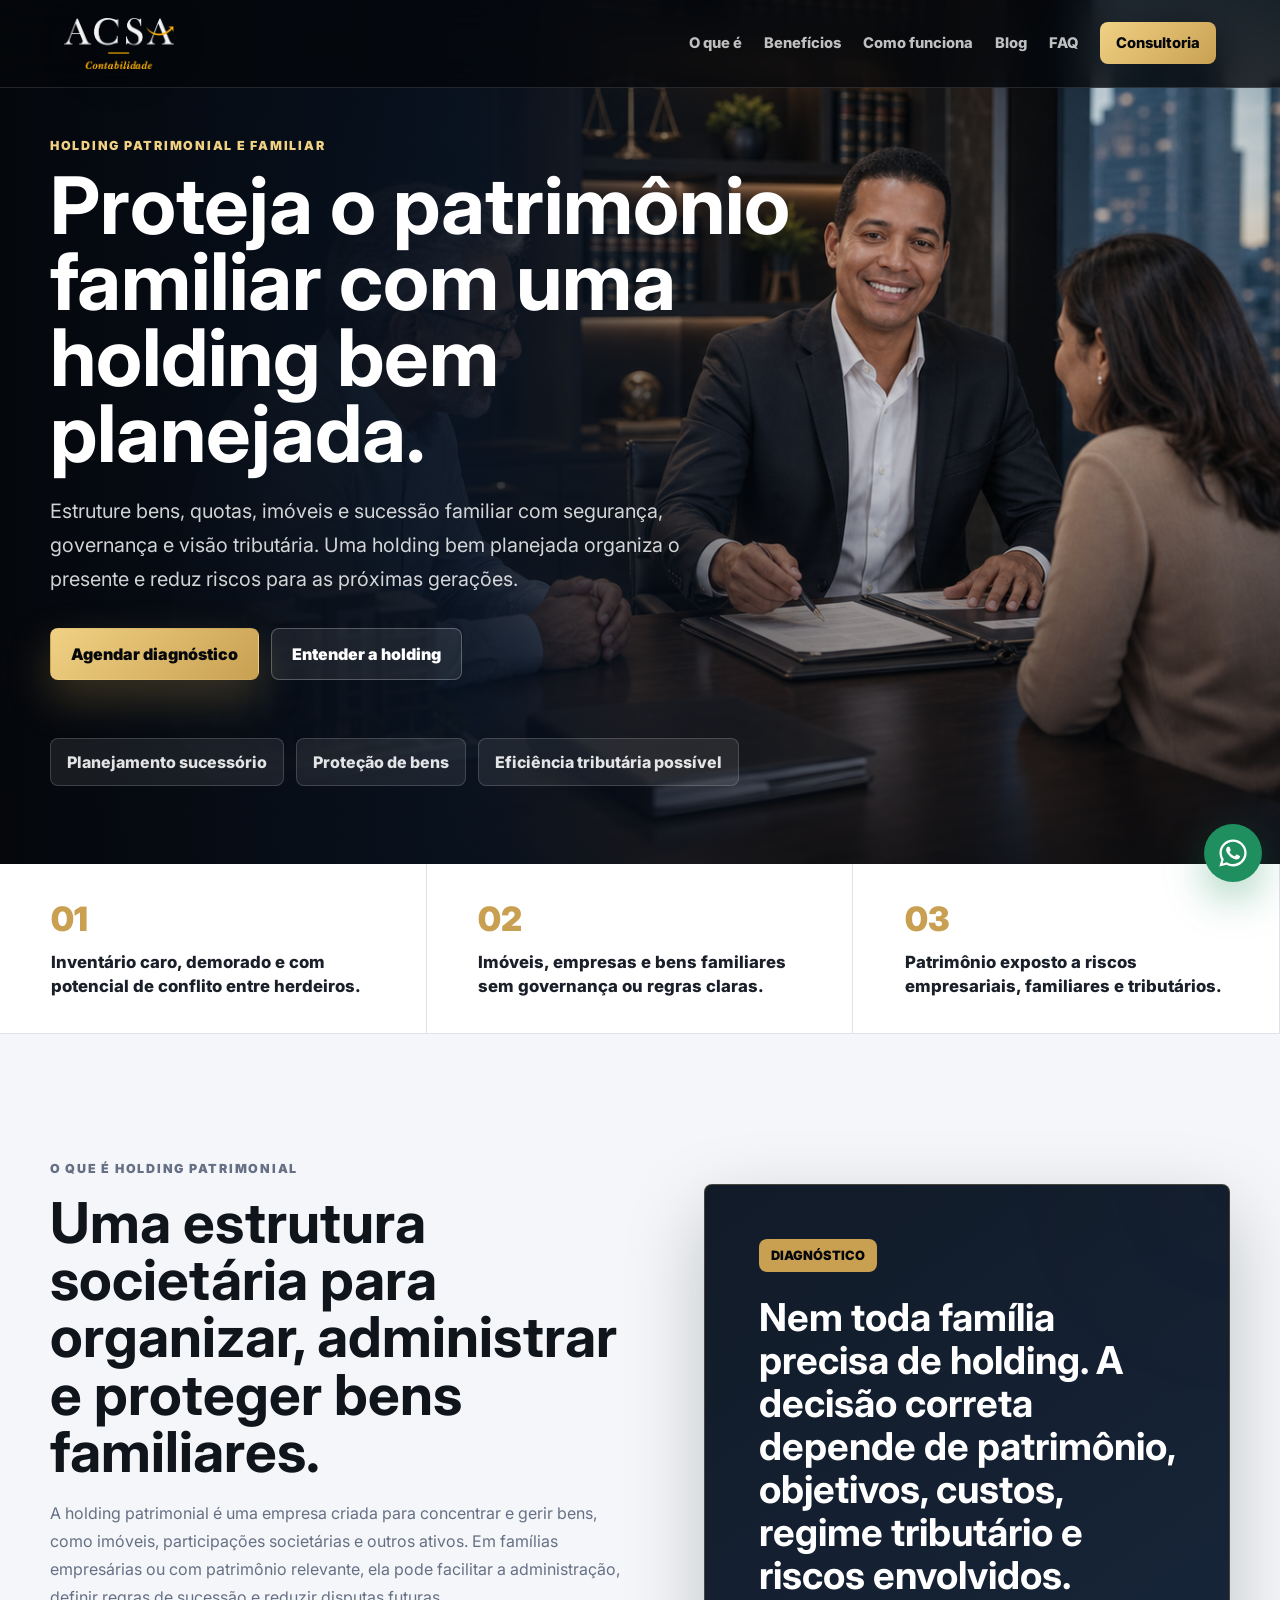
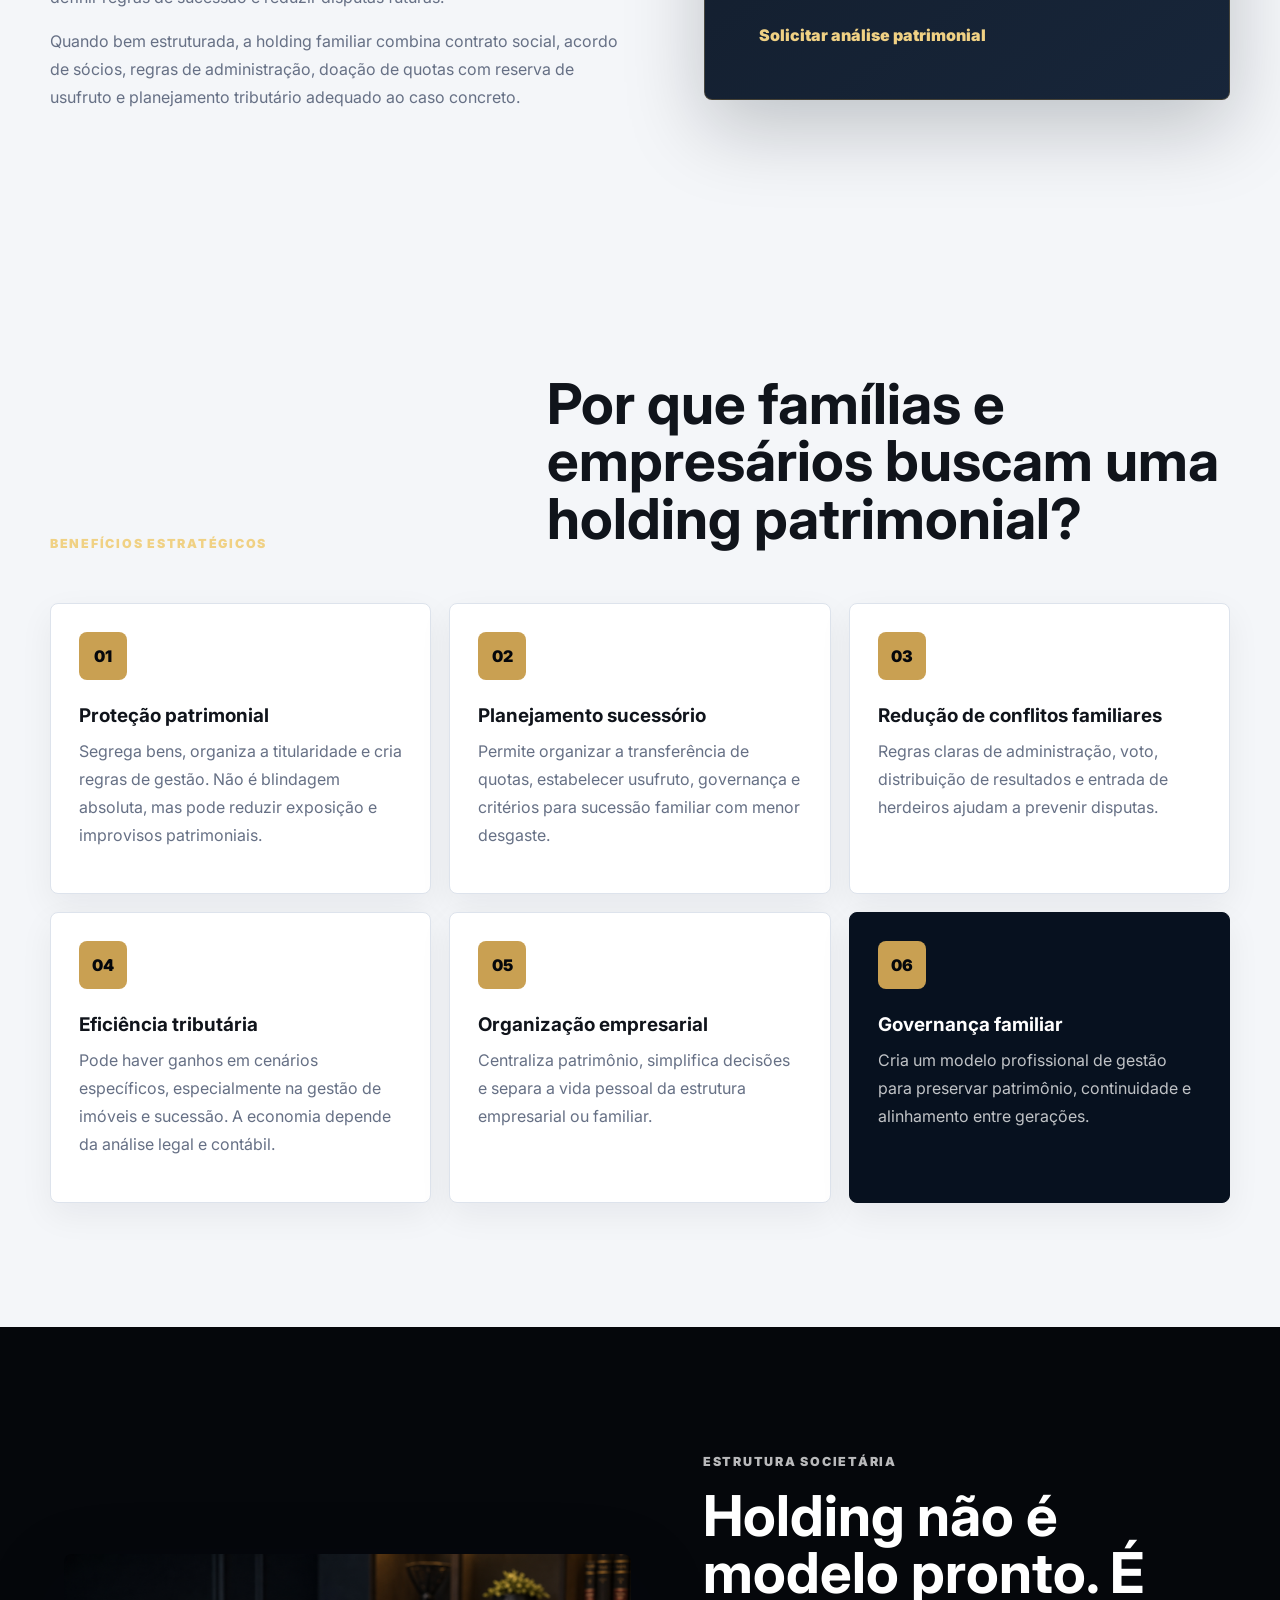
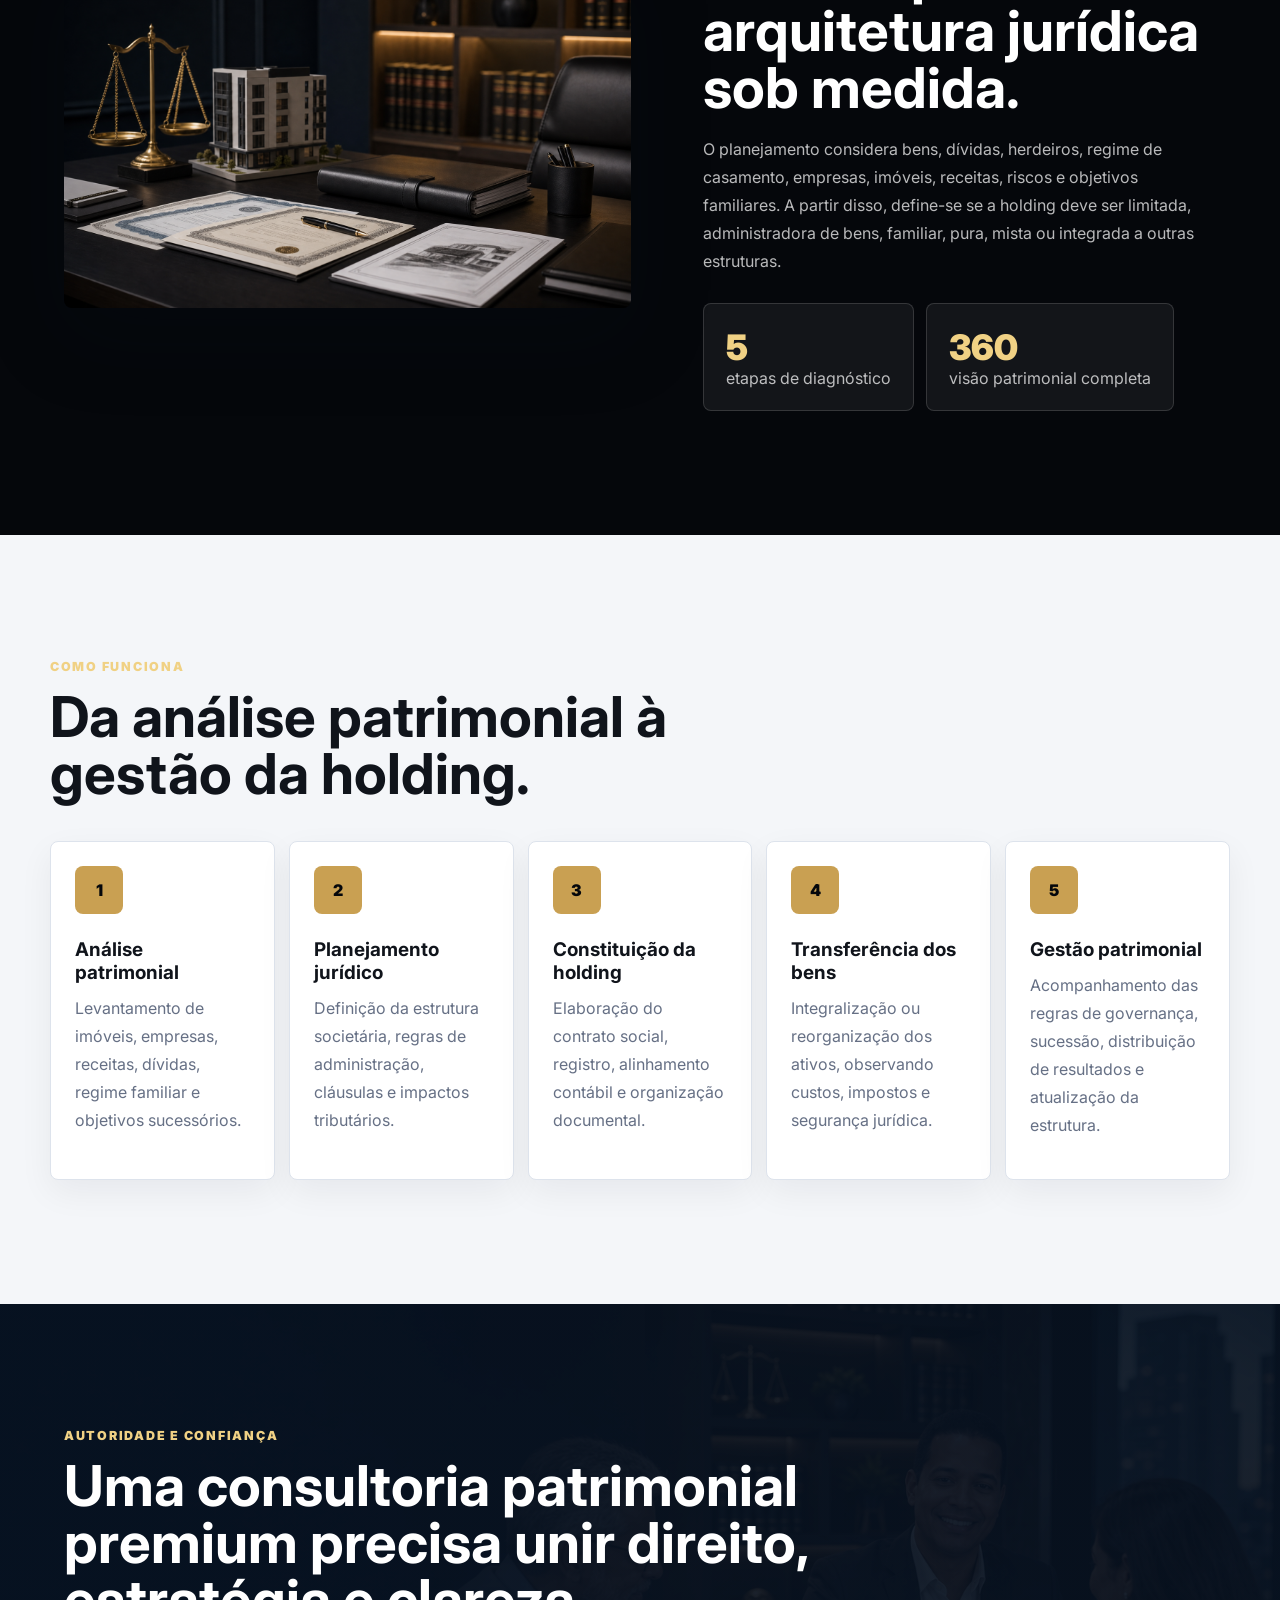
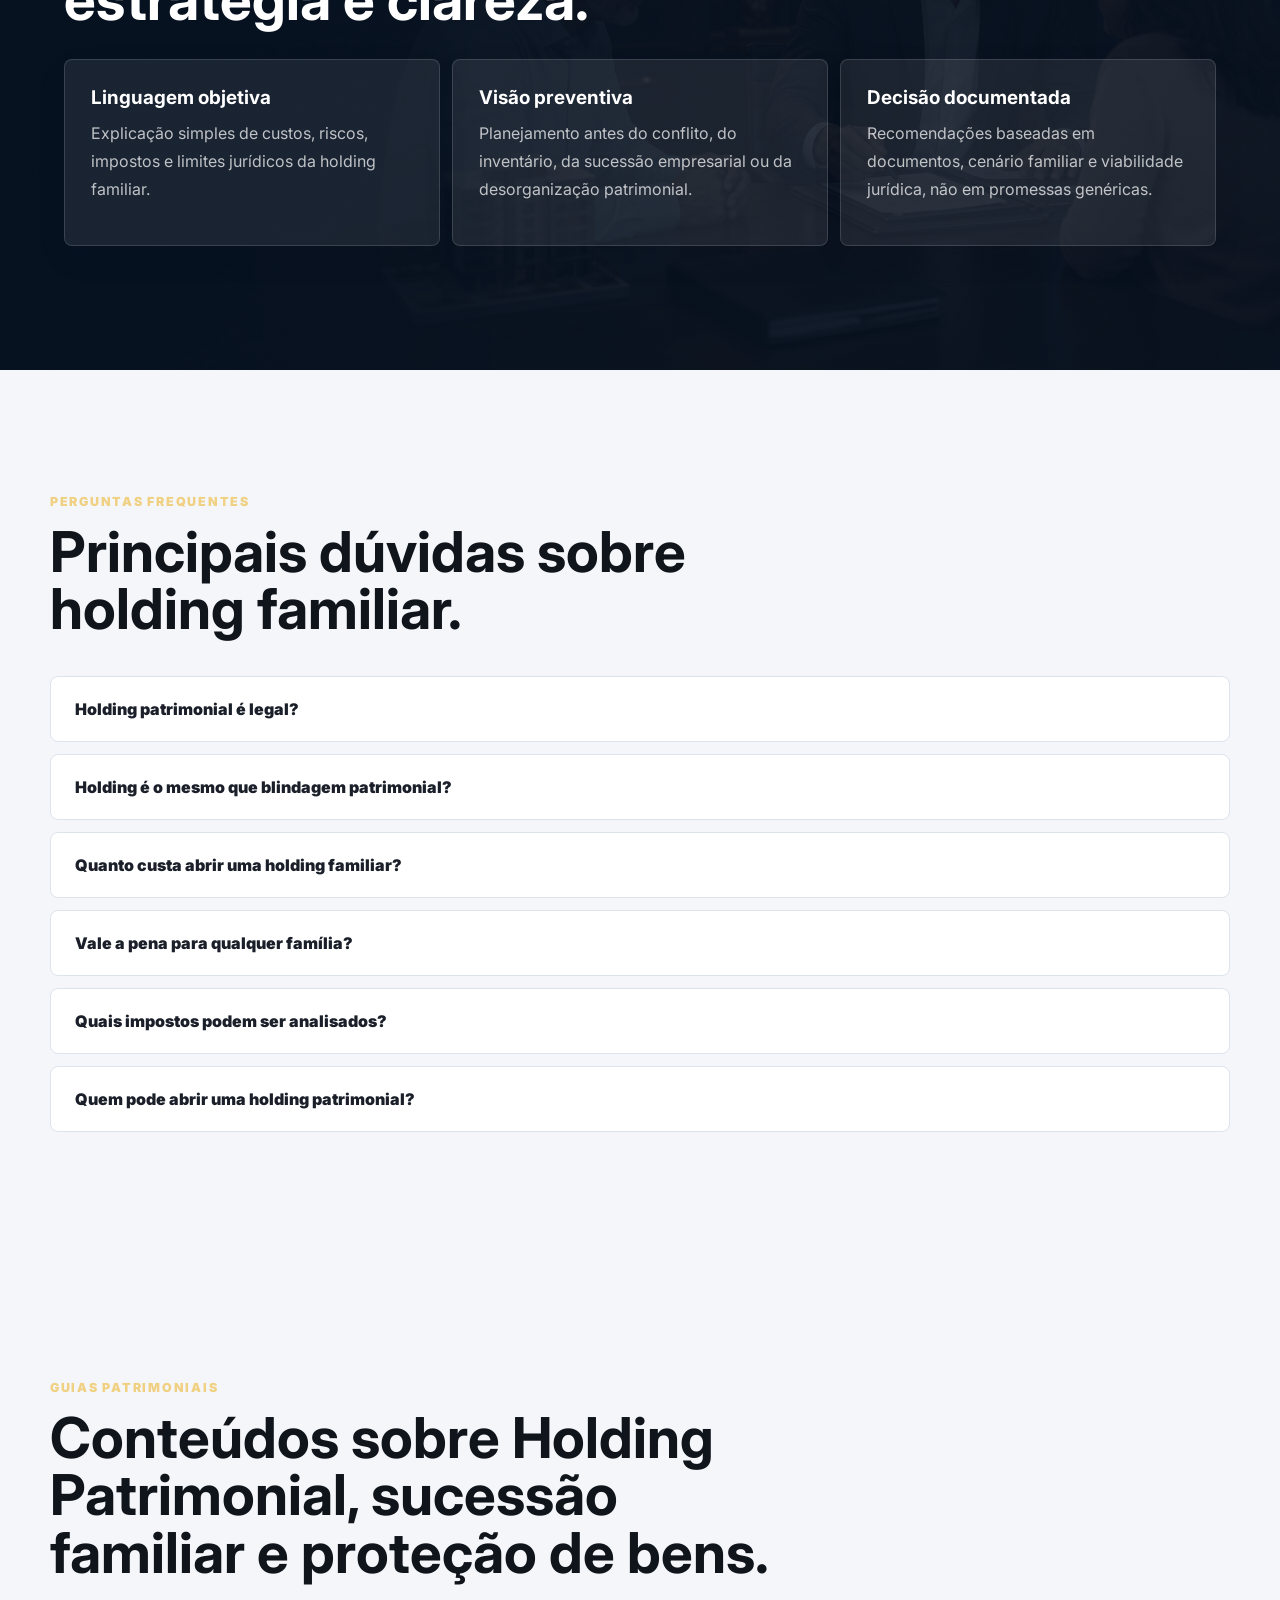
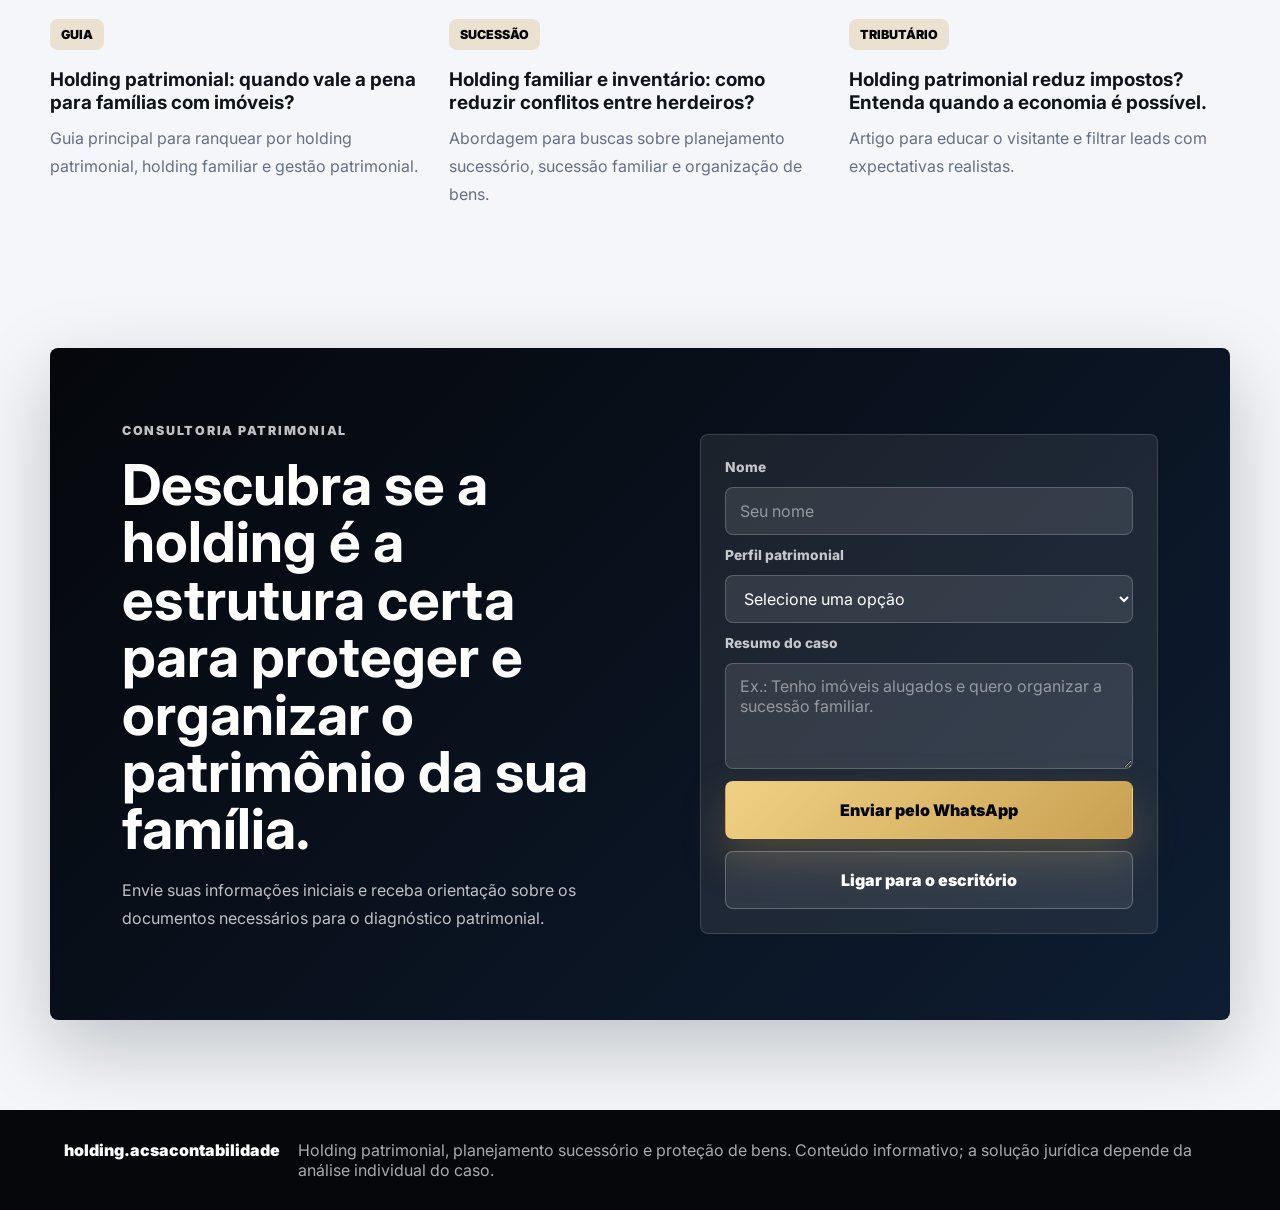
<file: index.html>
<!DOCTYPE html>
<html lang="pt-BR">
<head>
  <meta charset="UTF-8">
  <meta name="viewport" content="width=device-width, initial-scale=1.0">
  <meta name="description" content="Holding patrimonial e familiar para proteção de bens, planejamento sucessório, organização societária e eficiência tributária com segurança jurídica.">
  <meta name="robots" content="index, follow">
  <meta name="theme-color" content="#07111f">
  <link rel="canonical" href="https://holding.acsacontabilidade.com.br/">

  <meta property="og:type" content="website">
  <meta property="og:locale" content="pt_BR">
  <meta property="og:title" content="Holding Patrimonial | Planejamento Sucessório e Proteção de Bens">
  <meta property="og:description" content="Estruture uma holding familiar para organizar patrimônio, reduzir conflitos sucessórios e planejar a gestão dos bens com segurança jurídica.">
  <meta property="og:url" content="https://holding.acsacontabilidade.com.br/">
  <meta property="og:image" content="https://holding.acsacontabilidade.com.br/assets/holding-hero.png">

  <title>Holding Patrimonial | Planejamento Sucessório e Proteção de Bens</title>
  <link rel="preconnect" href="https://fonts.googleapis.com">
  <link rel="preconnect" href="https://fonts.gstatic.com" crossorigin>
  <link href="https://fonts.googleapis.com/css2?family=Inter:wght@400;500;600;700;800;900&display=swap" rel="stylesheet">
  <link rel="stylesheet" href="styles.css">

  <script type="application/ld+json">
    {
      "@context": "https://schema.org",
      "@type": "LegalService",
      "name": "holding.acsacontabilidade",
      "alternateName": "ACSA Contabilidade - Holding Patrimonial",
      "url": "https://holding.acsacontabilidade.com.br/",
      "areaServed": "BR",
      "serviceType": [
        "Holding patrimonial",
        "Holding familiar",
        "Planejamento sucessório",
        "Proteção patrimonial",
        "Planejamento tributário"
      ],
      "description": "Assessoria jurídica em holding patrimonial, organização societária, planejamento sucessório e proteção de bens familiares."
    }
  </script>
  <!-- Google tag (gtag.js) -->
  <script async src="https://www.googletagmanager.com/gtag/js?id=AW-16813286700"></script>
  <script>
    window.dataLayer = window.dataLayer || [];
    function gtag(){dataLayer.push(arguments);}
    gtag('js', new Date());

    gtag('config', 'AW-16813286700');
  </script>
</head>
<body>
  <header class="site-header" id="topo">
    <a class="brand" href="#topo" aria-label="holding.acsacontabilidade">
      <img class="brand-logo" src="assets/acsa-logo.png" alt="ACSA Contabilidade" width="132" height="64">
    </a>

    <button class="nav-toggle" type="button" aria-label="Abrir menu" aria-expanded="false">
      <span></span>
      <span></span>
      <span></span>
    </button>

    <nav class="site-nav" aria-label="Navegação principal">
      <a href="#holding">O que é</a>
      <a href="#beneficios">Benefícios</a>
      <a href="#processo">Como funciona</a>
      <a href="blog/">Blog</a>
      <a href="#faq">FAQ</a>
      <a class="nav-cta whatsapp-link" href="#contato">Consultoria</a>
    </nav>
  </header>

  <main>
    <section class="hero">
      <div class="hero-media" aria-hidden="true"></div>
      <div class="hero-shade" aria-hidden="true"></div>
      <div class="hero-content">
        <p class="eyebrow">Holding patrimonial e familiar</p>
        <h1>Proteja o patrimônio familiar com uma holding bem planejada.</h1>
        <p class="hero-copy">Estruture bens, quotas, imóveis e sucessão familiar com segurança, governança e visão tributária. Uma holding bem planejada organiza o presente e reduz riscos para as próximas gerações.</p>
        <div class="hero-actions">
          <a class="button primary whatsapp-link" href="#contato">Agendar diagnóstico</a>
          <a class="button secondary" href="#holding">Entender a holding</a>
        </div>
        <div class="trust-row" aria-label="Diferenciais">
          <span>Planejamento sucessório</span>
          <span>Proteção de bens</span>
          <span>Eficiência tributária possível</span>
        </div>
      </div>
    </section>

    <section class="signal-bar" aria-label="Principais dores de quem busca holding patrimonial">
      <article>
        <strong>01</strong>
        <p>Inventário caro, demorado e com potencial de conflito entre herdeiros.</p>
      </article>
      <article>
        <strong>02</strong>
        <p>Imóveis, empresas e bens familiares sem governança ou regras claras.</p>
      </article>
      <article>
        <strong>03</strong>
        <p>Patrimônio exposto a riscos empresariais, familiares e tributários.</p>
      </article>
    </section>

    <section class="section split" id="holding">
      <div class="section-copy">
        <p class="eyebrow">O que é holding patrimonial</p>
        <h2>Uma estrutura societária para organizar, administrar e proteger bens familiares.</h2>
        <p>A holding patrimonial é uma empresa criada para concentrar e gerir bens, como imóveis, participações societárias e outros ativos. Em famílias empresárias ou com patrimônio relevante, ela pode facilitar a administração, definir regras de sucessão e reduzir disputas futuras.</p>
        <p>Quando bem estruturada, a holding familiar combina contrato social, acordo de sócios, regras de administração, doação de quotas com reserva de usufruto e planejamento tributário adequado ao caso concreto.</p>
      </div>
      <div class="insight-panel">
        <span class="panel-label">Diagnóstico</span>
        <h3>Nem toda família precisa de holding. A decisão correta depende de patrimônio, objetivos, custos, regime tributário e riscos envolvidos.</h3>
        <a class="text-link whatsapp-link" href="#contato">Solicitar análise patrimonial</a>
      </div>
    </section>

    <section class="section benefits" id="beneficios">
      <div class="section-heading">
        <p class="eyebrow">Benefícios estratégicos</p>
        <h2>Por que famílias e empresários buscam uma holding patrimonial?</h2>
      </div>
      <div class="benefit-grid">
        <article class="benefit-card">
          <span>01</span>
          <h3>Proteção patrimonial</h3>
          <p>Segrega bens, organiza a titularidade e cria regras de gestão. Não é blindagem absoluta, mas pode reduzir exposição e improvisos patrimoniais.</p>
        </article>
        <article class="benefit-card">
          <span>02</span>
          <h3>Planejamento sucessório</h3>
          <p>Permite organizar a transferência de quotas, estabelecer usufruto, governança e critérios para sucessão familiar com menor desgaste.</p>
        </article>
        <article class="benefit-card">
          <span>03</span>
          <h3>Redução de conflitos familiares</h3>
          <p>Regras claras de administração, voto, distribuição de resultados e entrada de herdeiros ajudam a prevenir disputas.</p>
        </article>
        <article class="benefit-card">
          <span>04</span>
          <h3>Eficiência tributária</h3>
          <p>Pode haver ganhos em cenários específicos, especialmente na gestão de imóveis e sucessão. A economia depende da análise legal e contábil.</p>
        </article>
        <article class="benefit-card">
          <span>05</span>
          <h3>Organização empresarial</h3>
          <p>Centraliza patrimônio, simplifica decisões e separa a vida pessoal da estrutura empresarial ou familiar.</p>
        </article>
        <article class="benefit-card featured">
          <span>06</span>
          <h3>Governança familiar</h3>
          <p>Cria um modelo profissional de gestão para preservar patrimônio, continuidade e alinhamento entre gerações.</p>
        </article>
      </div>
    </section>

    <section class="section visual-proof">
      <div class="image-frame">
        <img src="assets/holding-structure.png" alt="Documentos patrimoniais organizados para estruturação de holding familiar" loading="lazy">
      </div>
      <div class="proof-copy">
        <p class="eyebrow">Estrutura societária</p>
        <h2>Holding não é modelo pronto. É arquitetura jurídica sob medida.</h2>
        <p>O planejamento considera bens, dívidas, herdeiros, regime de casamento, empresas, imóveis, receitas, riscos e objetivos familiares. A partir disso, define-se se a holding deve ser limitada, administradora de bens, familiar, pura, mista ou integrada a outras estruturas.</p>
        <div class="mini-metrics">
          <article>
            <strong data-counter="5">0</strong>
            <span>etapas de diagnóstico</span>
          </article>
          <article>
            <strong data-counter="360">0</strong>
            <span>visão patrimonial completa</span>
          </article>
        </div>
      </div>
    </section>

    <section class="section process" id="processo">
      <div class="section-heading compact">
        <p class="eyebrow">Como funciona</p>
        <h2>Da análise patrimonial à gestão da holding.</h2>
      </div>
      <div class="process-line">
        <article>
          <span>1</span>
          <h3>Análise patrimonial</h3>
          <p>Levantamento de imóveis, empresas, receitas, dívidas, regime familiar e objetivos sucessórios.</p>
        </article>
        <article>
          <span>2</span>
          <h3>Planejamento jurídico</h3>
          <p>Definição da estrutura societária, regras de administração, cláusulas e impactos tributários.</p>
        </article>
        <article>
          <span>3</span>
          <h3>Constituição da holding</h3>
          <p>Elaboração do contrato social, registro, alinhamento contábil e organização documental.</p>
        </article>
        <article>
          <span>4</span>
          <h3>Transferência dos bens</h3>
          <p>Integralização ou reorganização dos ativos, observando custos, impostos e segurança jurídica.</p>
        </article>
        <article>
          <span>5</span>
          <h3>Gestão patrimonial</h3>
          <p>Acompanhamento das regras de governança, sucessão, distribuição de resultados e atualização da estrutura.</p>
        </article>
      </div>
    </section>

    <section class="section authority">
      <div>
        <p class="eyebrow">Autoridade e confiança</p>
        <h2>Uma consultoria patrimonial premium precisa unir direito, estratégia e clareza.</h2>
      </div>
      <div class="authority-grid">
        <article>
          <h3>Linguagem objetiva</h3>
          <p>Explicação simples de custos, riscos, impostos e limites jurídicos da holding familiar.</p>
        </article>
        <article>
          <h3>Visão preventiva</h3>
          <p>Planejamento antes do conflito, do inventário, da sucessão empresarial ou da desorganização patrimonial.</p>
        </article>
        <article>
          <h3>Decisão documentada</h3>
          <p>Recomendações baseadas em documentos, cenário familiar e viabilidade jurídica, não em promessas genéricas.</p>
        </article>
      </div>
    </section>

    <section class="section faq" id="faq">
      <div class="section-heading compact">
        <p class="eyebrow">Perguntas frequentes</p>
        <h2>Principais dúvidas sobre holding familiar.</h2>
      </div>
      <div class="faq-list">
        <details>
          <summary>Holding patrimonial é legal?</summary>
          <p>Sim. A constituição de sociedade para organizar e administrar bens é uma prática lícita quando feita com finalidade legítima, documentação correta, contabilidade regular e respeito às normas tributárias, societárias e sucessórias.</p>
        </details>
        <details>
          <summary>Holding é o mesmo que blindagem patrimonial?</summary>
          <p>Não. A expressão “blindagem patrimonial” costuma ser imprecisa. A holding pode melhorar organização e reduzir riscos, mas não protege contra fraude, dívidas já existentes, confusão patrimonial ou atos ilegais.</p>
        </details>
        <details>
          <summary>Quanto custa abrir uma holding familiar?</summary>
          <p>O custo depende da quantidade de bens, tipo de sociedade, registros, avaliação de imóveis, contabilidade, impostos envolvidos e complexidade familiar. Por isso, o orçamento deve vir após diagnóstico.</p>
        </details>
        <details>
          <summary>Vale a pena para qualquer família?</summary>
          <p>Não necessariamente. A holding tende a fazer mais sentido quando há patrimônio relevante, imóveis, empresas, renda recorrente, sucessão complexa ou necessidade de governança familiar.</p>
        </details>
        <details>
          <summary>Quais impostos podem ser analisados?</summary>
          <p>Podem entrar na análise ITBI, ITCMD, Imposto de Renda, tributação de aluguéis, ganho de capital e custos de inventário. A redução tributária depende da legislação aplicável e do caso concreto.</p>
        </details>
        <details>
          <summary>Quem pode abrir uma holding patrimonial?</summary>
          <p>Pessoas físicas, famílias e empresários podem avaliar a constituição de uma holding. A recomendação depende da origem dos bens, objetivos, riscos, regime familiar e viabilidade econômica.</p>
        </details>
      </div>
    </section>

    <section class="section articles" id="artigos">
      <div class="section-heading compact">
        <p class="eyebrow">Guias patrimoniais</p>
        <h2>Conteúdos sobre Holding Patrimonial, sucessão familiar e proteção de bens.</h2>
      </div>
      <div class="article-grid">
        <a href="holding-patrimonial/">
          <span>Guia</span>
          <h3>Holding patrimonial: quando vale a pena para famílias com imóveis?</h3>
          <p>Guia principal para ranquear por holding patrimonial, holding familiar e gestão patrimonial.</p>
        </a>
        <a href="planejamento-sucessorio/">
          <span>Sucessão</span>
          <h3>Holding familiar e inventário: como reduzir conflitos entre herdeiros?</h3>
          <p>Abordagem para buscas sobre planejamento sucessório, sucessão familiar e organização de bens.</p>
        </a>
        <a href="economia-tributaria/">
          <span>Tributário</span>
          <h3>Holding patrimonial reduz impostos? Entenda quando a economia é possível.</h3>
          <p>Artigo para educar o visitante e filtrar leads com expectativas realistas.</p>
        </a>
      </div>
    </section>

    <section class="final-cta" id="contato">
      <div class="cta-copy">
        <p class="eyebrow">Consultoria patrimonial</p>
        <h2>Descubra se a holding é a estrutura certa para proteger e organizar o patrimônio da sua família.</h2>
        <p>Envie suas informações iniciais e receba orientação sobre os documentos necessários para o diagnóstico patrimonial.</p>
      </div>
      <form class="lead-form" id="leadForm">
        <label for="nome">Nome</label>
        <input id="nome" name="nome" type="text" placeholder="Seu nome" required>

        <label for="perfil">Perfil patrimonial</label>
        <select id="perfil" name="perfil" required>
          <option value="">Selecione uma opção</option>
          <option>Família com imóveis</option>
          <option>Empresário ou sócio</option>
          <option>Sucessão familiar</option>
          <option>Planejamento tributário</option>
        </select>

        <label for="mensagem">Resumo do caso</label>
        <textarea id="mensagem" name="mensagem" rows="4" placeholder="Ex.: Tenho imóveis alugados e quero organizar a sucessão familiar." required></textarea>

        <button class="button primary large" type="submit">Enviar pelo WhatsApp</button>
        <a class="button secondary large phone-link" href="tel:+5511985347903">Ligar para o escritório</a>
      </form>
    </section>
  </main>

  <a class="floating-whatsapp whatsapp-link" href="#" target="_blank" rel="noopener" aria-label="Falar pelo WhatsApp">
    <svg viewBox="0 0 32 32" aria-hidden="true" focusable="false">
      <path d="M16.04 3.2c-7.05 0-12.78 5.68-12.78 12.68 0 2.24.59 4.43 1.72 6.36L3.15 28.8l6.75-1.77a12.9 12.9 0 0 0 6.14 1.56c7.05 0 12.78-5.69 12.78-12.69S23.09 3.2 16.04 3.2Zm0 23.24c-1.92 0-3.8-.51-5.44-1.48l-.39-.23-4.01 1.05 1.07-3.88-.25-.4a10.45 10.45 0 0 1-1.61-5.62c0-5.82 4.77-10.55 10.63-10.55 5.86 0 10.63 4.73 10.63 10.55 0 5.81-4.77 10.56-10.63 10.56Zm5.83-7.9c-.32-.16-1.89-.93-2.18-1.03-.29-.11-.5-.16-.72.16-.21.32-.82 1.03-1.01 1.24-.19.22-.37.24-.69.08-.32-.16-1.35-.49-2.57-1.57-.95-.84-1.59-1.88-1.78-2.2-.19-.32-.02-.49.14-.65.15-.15.32-.37.48-.56.16-.19.21-.32.32-.53.11-.21.05-.4-.03-.56-.08-.16-.72-1.72-.98-2.36-.26-.62-.52-.54-.72-.55h-.61c-.21 0-.56.08-.85.4-.29.32-1.12 1.09-1.12 2.66 0 1.56 1.15 3.08 1.31 3.29.16.21 2.26 3.42 5.47 4.8.76.33 1.36.53 1.82.68.77.24 1.47.21 2.02.13.62-.09 1.89-.77 2.16-1.51.27-.75.27-1.39.19-1.52-.08-.13-.29-.21-.61-.37Z"/>
    </svg>
  </a>

  <footer class="site-footer">
    <p>holding.acsacontabilidade</p>
    <span>Holding patrimonial, planejamento sucessório e proteção de bens. Conteúdo informativo; a solução jurídica depende da análise individual do caso.</span>
  </footer>

  <script src="script.js"></script>
</body>
</html>
</file>
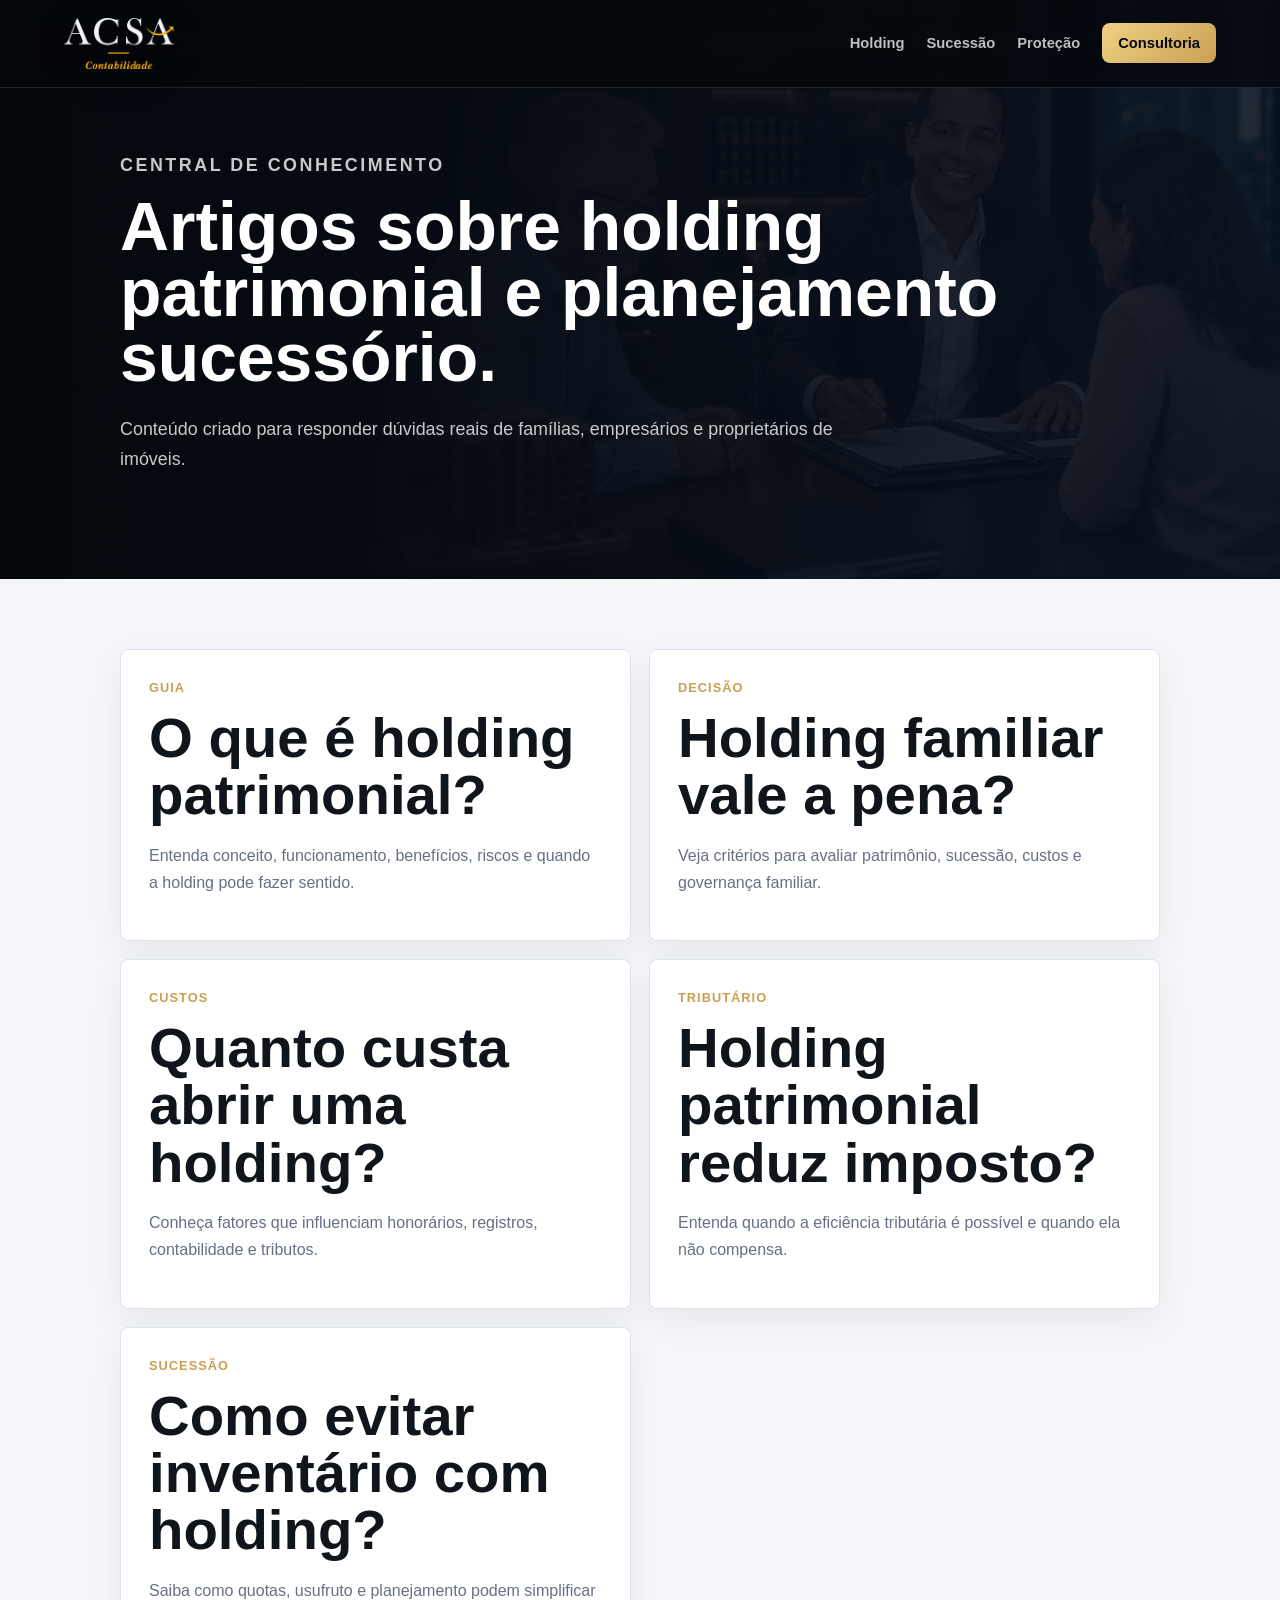
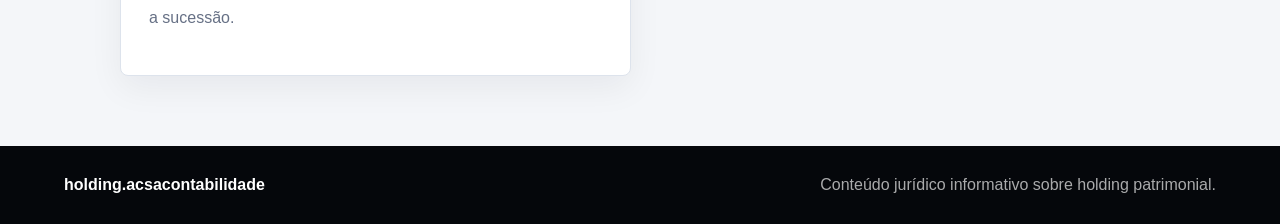
<file: blog/index.html>
<!DOCTYPE html>
<html lang="pt-BR">
<head>
  <meta charset="UTF-8"><meta name="viewport" content="width=device-width, initial-scale=1.0">
  <title>Blog sobre Holding Patrimonial, Sucessão e Proteção de Bens</title>
  <meta name="description" content="Artigos sobre holding patrimonial, holding familiar, planejamento sucessório, proteção patrimonial e economia tributária.">
  <link rel="canonical" href="https://holding.acsacontabilidade.com.br/blog/"><link rel="stylesheet" href="../styles.css">
  <!-- Google tag (gtag.js) -->
  <script async src="https://www.googletagmanager.com/gtag/js?id=AW-16813286700"></script>
  <script>
    window.dataLayer = window.dataLayer || [];
    function gtag(){dataLayer.push(arguments);}
    gtag('js', new Date());

    gtag('config', 'AW-16813286700');
  </script>
</head>
<body>
  <header class="site-header"><a class="brand" href="../"><img class="brand-logo" src="../assets/acsa-logo.png" alt="ACSA Contabilidade" width="132" height="64"></a><nav class="site-nav"><a href="../holding-patrimonial/">Holding</a><a href="../planejamento-sucessorio/">Sucessão</a><a href="../protecao-patrimonial/">Proteção</a><a class="nav-cta whatsapp-link" href="#contato">Consultoria</a></nav></header>
  <main>
    <section class="page-hero"><div class="inner"><p class="eyebrow">Central de conhecimento</p><h1>Artigos sobre holding patrimonial e planejamento sucessório.</h1><p>Conteúdo criado para responder dúvidas reais de famílias, empresários e proprietários de imóveis.</p></div></section>
    <section class="blog-list">
      <a href="o-que-e-holding-patrimonial/"><span>Guia</span><h2>O que é holding patrimonial?</h2><p>Entenda conceito, funcionamento, benefícios, riscos e quando a holding pode fazer sentido.</p></a>
      <a href="holding-familiar-vale-a-pena/"><span>Decisão</span><h2>Holding familiar vale a pena?</h2><p>Veja critérios para avaliar patrimônio, sucessão, custos e governança familiar.</p></a>
      <a href="quanto-custa-abrir-holding/"><span>Custos</span><h2>Quanto custa abrir uma holding?</h2><p>Conheça fatores que influenciam honorários, registros, contabilidade e tributos.</p></a>
      <a href="holding-reduz-imposto/"><span>Tributário</span><h2>Holding patrimonial reduz imposto?</h2><p>Entenda quando a eficiência tributária é possível e quando ela não compensa.</p></a>
      <a href="como-evitar-inventario-com-holding/"><span>Sucessão</span><h2>Como evitar inventário com holding?</h2><p>Saiba como quotas, usufruto e planejamento podem simplificar a sucessão.</p></a>
    </section>
  </main>
  <footer class="site-footer"><p>holding.acsacontabilidade</p><span id="contato">Conteúdo jurídico informativo sobre holding patrimonial.</span></footer><script src="../script.js"></script>
</body>
</html>
</file>
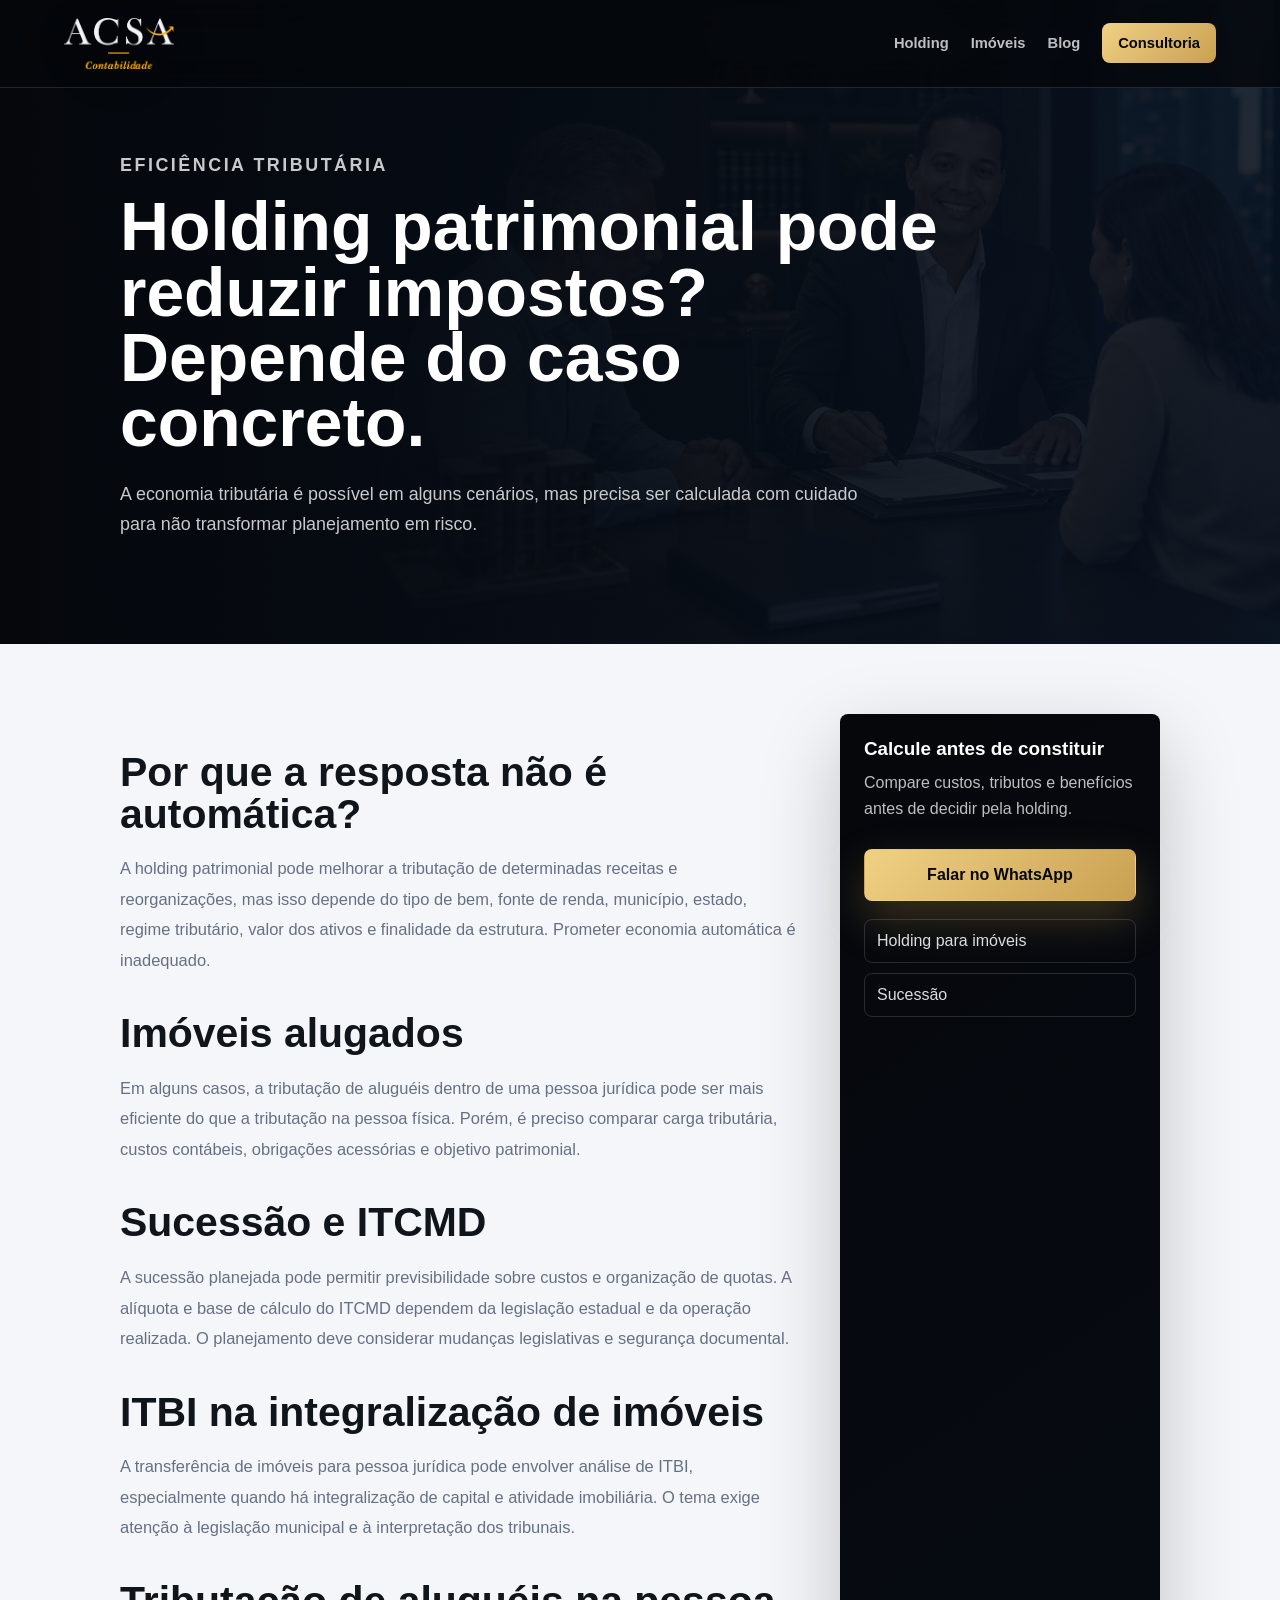
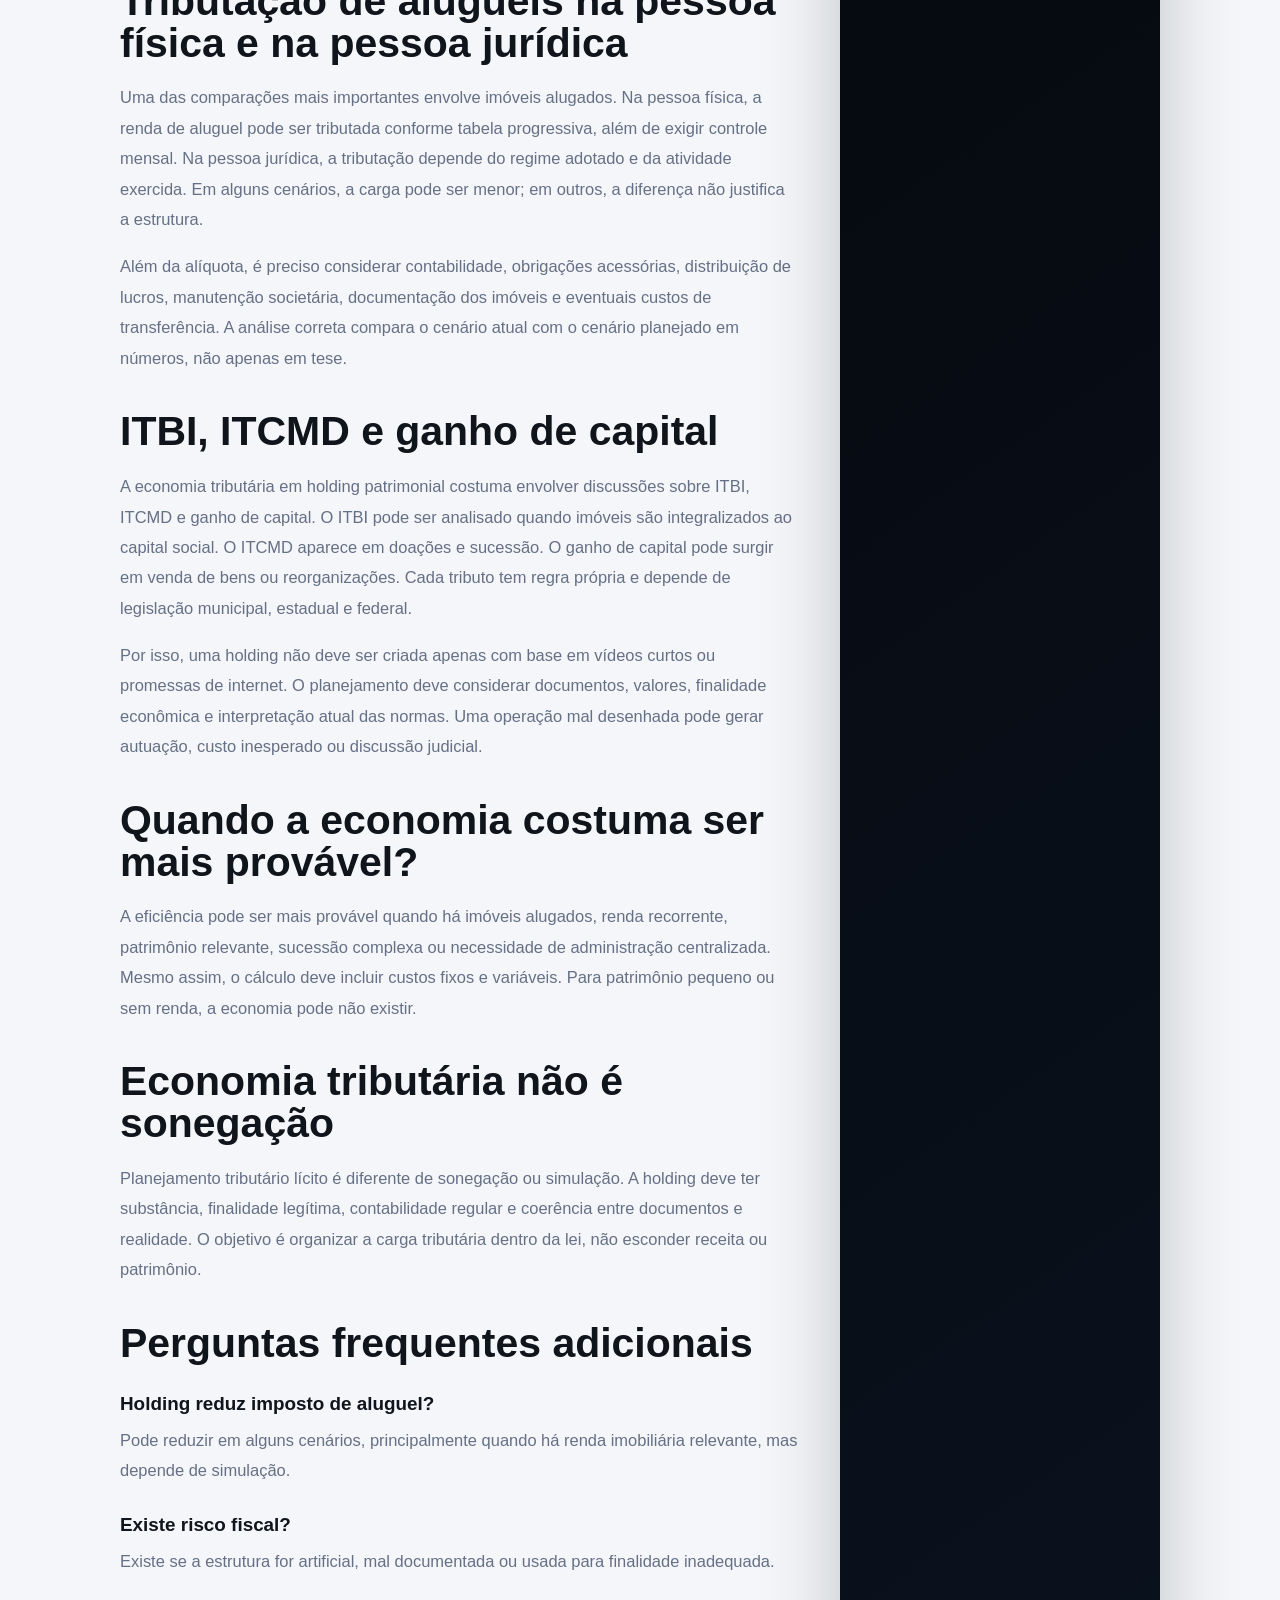
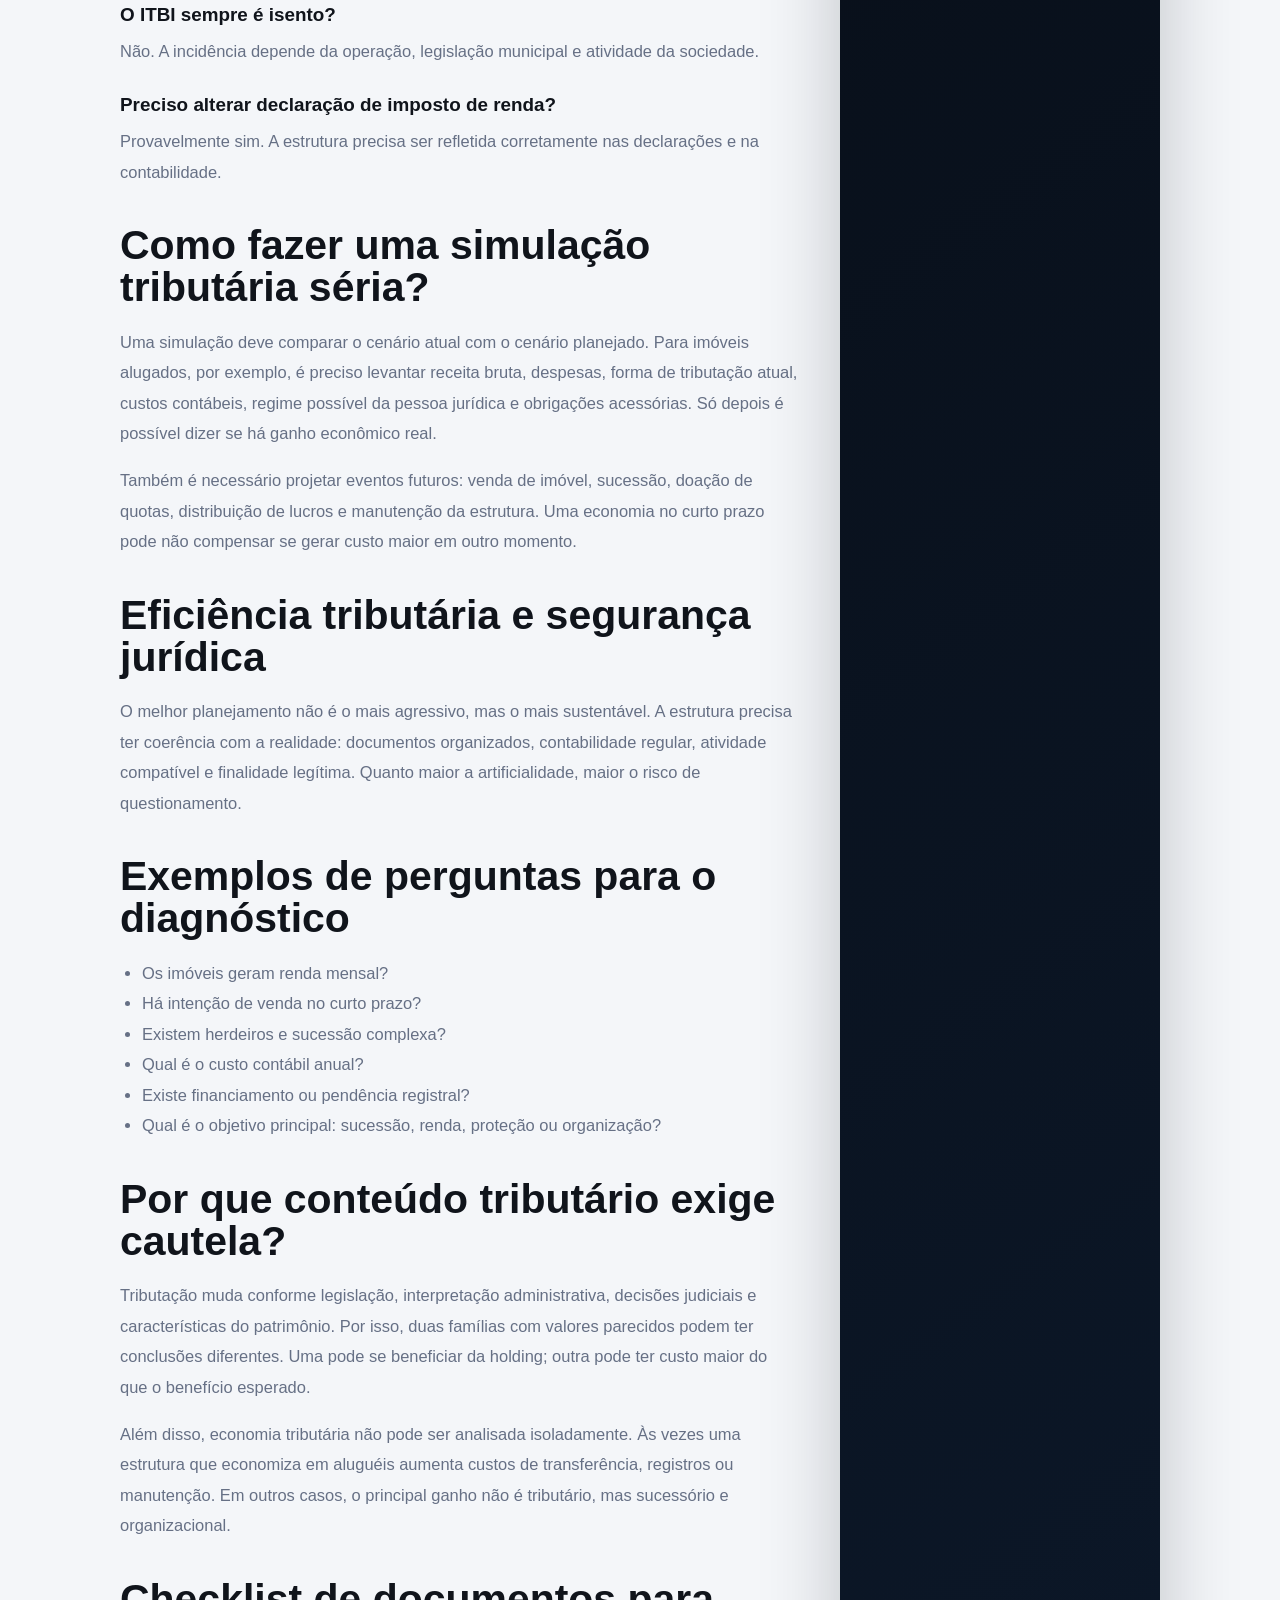
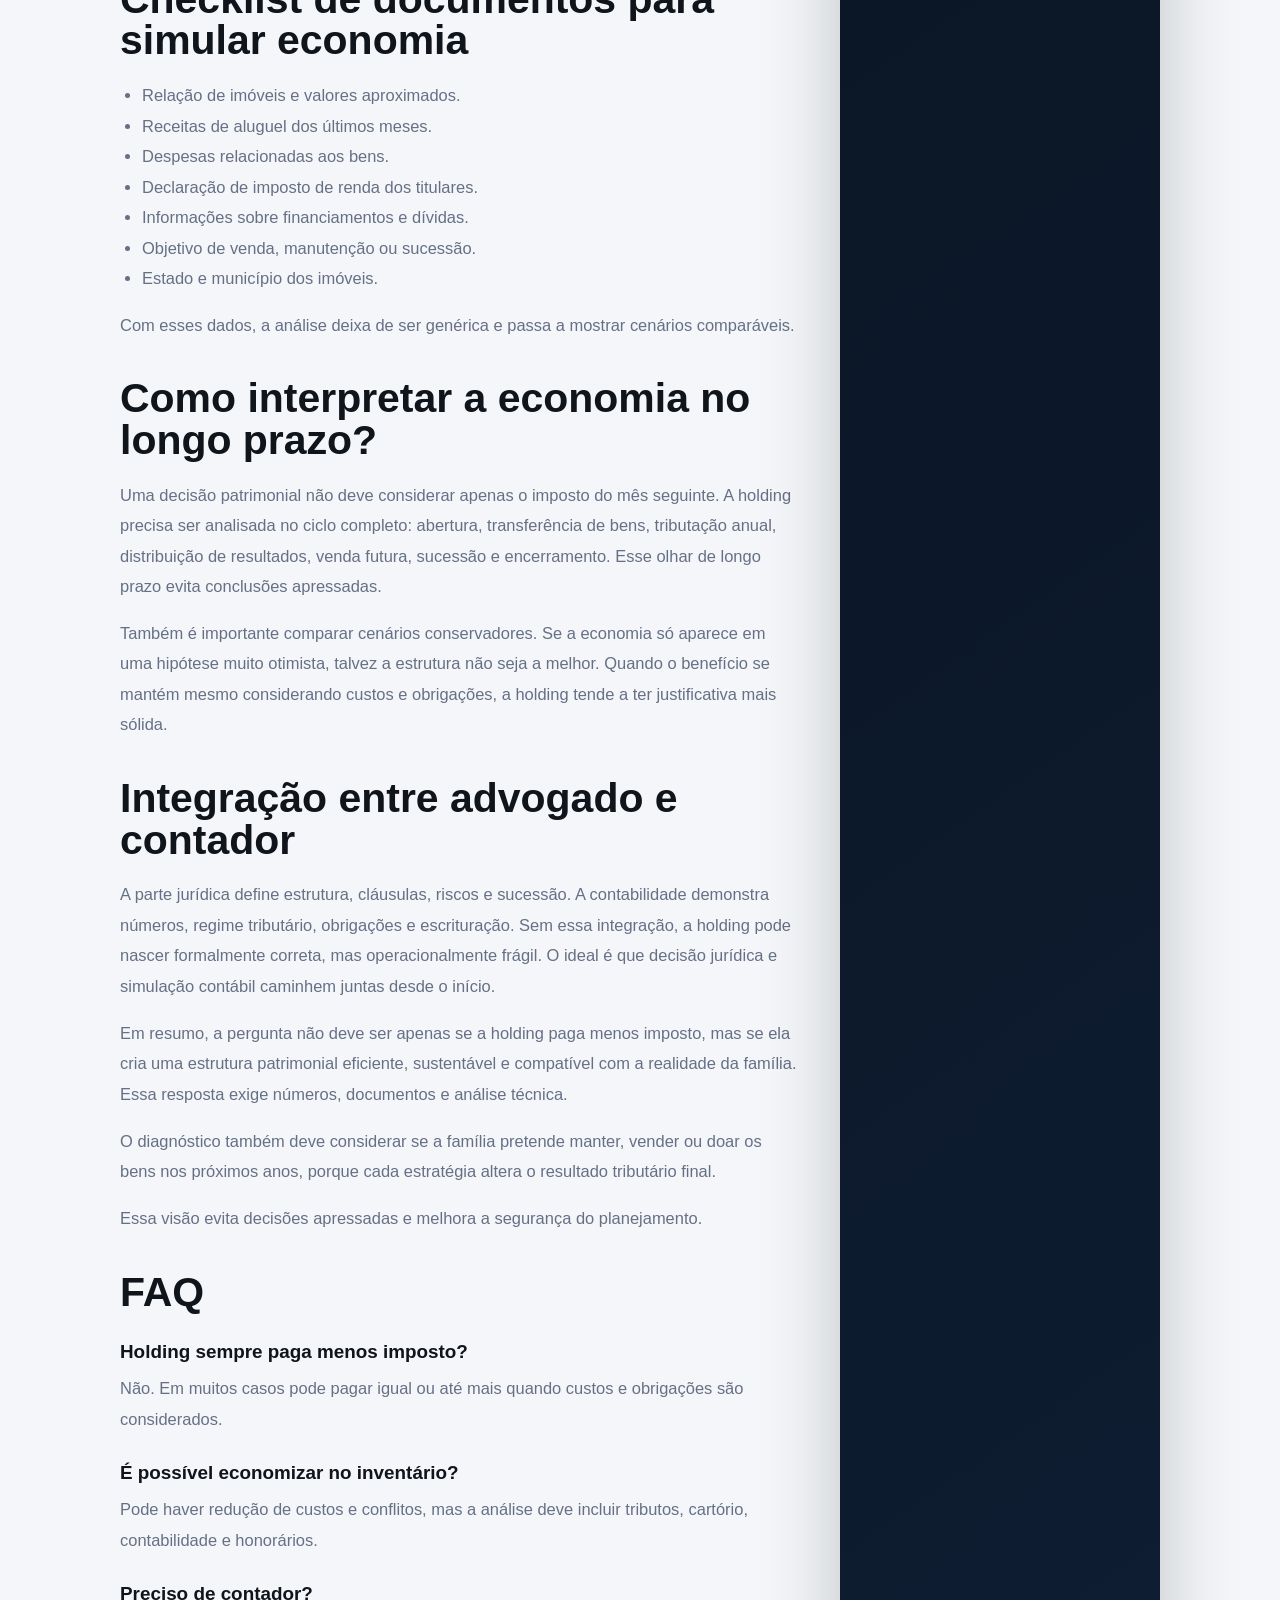
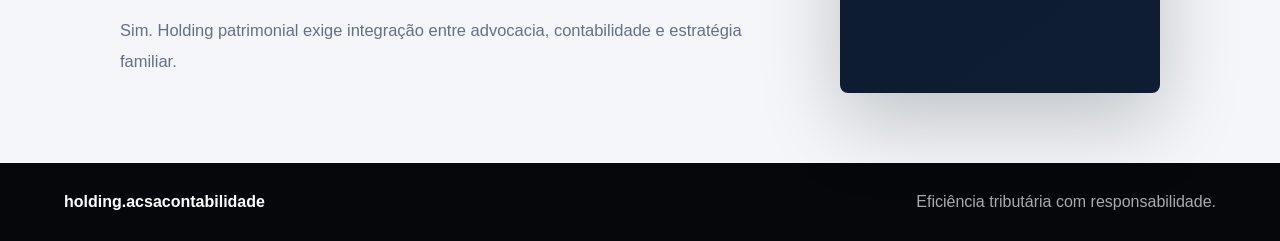
<file: economia-tributaria/index.html>
<!DOCTYPE html>
<html lang="pt-BR"><head><meta charset="UTF-8"><meta name="viewport" content="width=device-width, initial-scale=1.0"><title>Holding Patrimonial Reduz Impostos? Economia Tributária Possível</title><meta name="description" content="Entenda quando a holding patrimonial pode gerar eficiência tributária em aluguel, sucessão, ITBI, ITCMD e gestão de bens."><link rel="canonical" href="https://holding.acsacontabilidade.com.br/economia-tributaria/"><link rel="stylesheet" href="../styles.css"><!-- Google tag (gtag.js) -->
<script async src="https://www.googletagmanager.com/gtag/js?id=AW-16813286700"></script>
<script>
  window.dataLayer = window.dataLayer || [];
  function gtag(){dataLayer.push(arguments);}
  gtag('js', new Date());

  gtag('config', 'AW-16813286700');
</script>
</head>
<body><header class="site-header"><a class="brand" href="../"><img class="brand-logo" src="../assets/acsa-logo.png" alt="ACSA Contabilidade" width="132" height="64"></a><nav class="site-nav"><a href="../holding-patrimonial/">Holding</a><a href="../holding-para-imoveis/">Imóveis</a><a href="../blog/">Blog</a><a class="nav-cta whatsapp-link" href="#contato">Consultoria</a></nav></header>
<main><section class="page-hero"><div class="inner"><p class="eyebrow">Eficiência tributária</p><h1>Holding patrimonial pode reduzir impostos? Depende do caso concreto.</h1><p>A economia tributária é possível em alguns cenários, mas precisa ser calculada com cuidado para não transformar planejamento em risco.</p></div></section><section class="content-layout"><article class="rich-content">
<h2>Por que a resposta não é automática?</h2><p>A holding patrimonial pode melhorar a tributação de determinadas receitas e reorganizações, mas isso depende do tipo de bem, fonte de renda, município, estado, regime tributário, valor dos ativos e finalidade da estrutura. Prometer economia automática é inadequado.</p>
<h2>Imóveis alugados</h2><p>Em alguns casos, a tributação de aluguéis dentro de uma pessoa jurídica pode ser mais eficiente do que a tributação na pessoa física. Porém, é preciso comparar carga tributária, custos contábeis, obrigações acessórias e objetivo patrimonial.</p>
<h2>Sucessão e ITCMD</h2><p>A sucessão planejada pode permitir previsibilidade sobre custos e organização de quotas. A alíquota e base de cálculo do ITCMD dependem da legislação estadual e da operação realizada. O planejamento deve considerar mudanças legislativas e segurança documental.</p>
<h2>ITBI na integralização de imóveis</h2><p>A transferência de imóveis para pessoa jurídica pode envolver análise de ITBI, especialmente quando há integralização de capital e atividade imobiliária. O tema exige atenção à legislação municipal e à interpretação dos tribunais.</p>

<h2>Tributação de aluguéis na pessoa física e na pessoa jurídica</h2><p>Uma das comparações mais importantes envolve imóveis alugados. Na pessoa física, a renda de aluguel pode ser tributada conforme tabela progressiva, além de exigir controle mensal. Na pessoa jurídica, a tributação depende do regime adotado e da atividade exercida. Em alguns cenários, a carga pode ser menor; em outros, a diferença não justifica a estrutura.</p>
<p>Além da alíquota, é preciso considerar contabilidade, obrigações acessórias, distribuição de lucros, manutenção societária, documentação dos imóveis e eventuais custos de transferência. A análise correta compara o cenário atual com o cenário planejado em números, não apenas em tese.</p>
<h2>ITBI, ITCMD e ganho de capital</h2><p>A economia tributária em holding patrimonial costuma envolver discussões sobre ITBI, ITCMD e ganho de capital. O ITBI pode ser analisado quando imóveis são integralizados ao capital social. O ITCMD aparece em doações e sucessão. O ganho de capital pode surgir em venda de bens ou reorganizações. Cada tributo tem regra própria e depende de legislação municipal, estadual e federal.</p>
<p>Por isso, uma holding não deve ser criada apenas com base em vídeos curtos ou promessas de internet. O planejamento deve considerar documentos, valores, finalidade econômica e interpretação atual das normas. Uma operação mal desenhada pode gerar autuação, custo inesperado ou discussão judicial.</p>
<h2>Quando a economia costuma ser mais provável?</h2><p>A eficiência pode ser mais provável quando há imóveis alugados, renda recorrente, patrimônio relevante, sucessão complexa ou necessidade de administração centralizada. Mesmo assim, o cálculo deve incluir custos fixos e variáveis. Para patrimônio pequeno ou sem renda, a economia pode não existir.</p>
<h2>Economia tributária não é sonegação</h2><p>Planejamento tributário lícito é diferente de sonegação ou simulação. A holding deve ter substância, finalidade legítima, contabilidade regular e coerência entre documentos e realidade. O objetivo é organizar a carga tributária dentro da lei, não esconder receita ou patrimônio.</p>
<h2>Perguntas frequentes adicionais</h2><h3>Holding reduz imposto de aluguel?</h3><p>Pode reduzir em alguns cenários, principalmente quando há renda imobiliária relevante, mas depende de simulação.</p><h3>Existe risco fiscal?</h3><p>Existe se a estrutura for artificial, mal documentada ou usada para finalidade inadequada.</p><h3>O ITBI sempre é isento?</h3><p>Não. A incidência depende da operação, legislação municipal e atividade da sociedade.</p><h3>Preciso alterar declaração de imposto de renda?</h3><p>Provavelmente sim. A estrutura precisa ser refletida corretamente nas declarações e na contabilidade.</p>
<h2>Como fazer uma simulação tributária séria?</h2><p>Uma simulação deve comparar o cenário atual com o cenário planejado. Para imóveis alugados, por exemplo, é preciso levantar receita bruta, despesas, forma de tributação atual, custos contábeis, regime possível da pessoa jurídica e obrigações acessórias. Só depois é possível dizer se há ganho econômico real.</p><p>Também é necessário projetar eventos futuros: venda de imóvel, sucessão, doação de quotas, distribuição de lucros e manutenção da estrutura. Uma economia no curto prazo pode não compensar se gerar custo maior em outro momento.</p><h2>Eficiência tributária e segurança jurídica</h2><p>O melhor planejamento não é o mais agressivo, mas o mais sustentável. A estrutura precisa ter coerência com a realidade: documentos organizados, contabilidade regular, atividade compatível e finalidade legítima. Quanto maior a artificialidade, maior o risco de questionamento.</p><h2>Exemplos de perguntas para o diagnóstico</h2><ul><li>Os imóveis geram renda mensal?</li><li>Há intenção de venda no curto prazo?</li><li>Existem herdeiros e sucessão complexa?</li><li>Qual é o custo contábil anual?</li><li>Existe financiamento ou pendência registral?</li><li>Qual é o objetivo principal: sucessão, renda, proteção ou organização?</li></ul><h2>Por que conteúdo tributário exige cautela?</h2><p>Tributação muda conforme legislação, interpretação administrativa, decisões judiciais e características do patrimônio. Por isso, duas famílias com valores parecidos podem ter conclusões diferentes. Uma pode se beneficiar da holding; outra pode ter custo maior do que o benefício esperado.</p><p>Além disso, economia tributária não pode ser analisada isoladamente. Às vezes uma estrutura que economiza em aluguéis aumenta custos de transferência, registros ou manutenção. Em outros casos, o principal ganho não é tributário, mas sucessório e organizacional.</p><h2>Checklist de documentos para simular economia</h2><ul><li>Relação de imóveis e valores aproximados.</li><li>Receitas de aluguel dos últimos meses.</li><li>Despesas relacionadas aos bens.</li><li>Declaração de imposto de renda dos titulares.</li><li>Informações sobre financiamentos e dívidas.</li><li>Objetivo de venda, manutenção ou sucessão.</li><li>Estado e município dos imóveis.</li></ul><p>Com esses dados, a análise deixa de ser genérica e passa a mostrar cenários comparáveis.</p><h2>Como interpretar a economia no longo prazo?</h2><p>Uma decisão patrimonial não deve considerar apenas o imposto do mês seguinte. A holding precisa ser analisada no ciclo completo: abertura, transferência de bens, tributação anual, distribuição de resultados, venda futura, sucessão e encerramento. Esse olhar de longo prazo evita conclusões apressadas.</p><p>Também é importante comparar cenários conservadores. Se a economia só aparece em uma hipótese muito otimista, talvez a estrutura não seja a melhor. Quando o benefício se mantém mesmo considerando custos e obrigações, a holding tende a ter justificativa mais sólida.</p><h2>Integração entre advogado e contador</h2><p>A parte jurídica define estrutura, cláusulas, riscos e sucessão. A contabilidade demonstra números, regime tributário, obrigações e escrituração. Sem essa integração, a holding pode nascer formalmente correta, mas operacionalmente frágil. O ideal é que decisão jurídica e simulação contábil caminhem juntas desde o início.</p><p>Em resumo, a pergunta não deve ser apenas se a holding paga menos imposto, mas se ela cria uma estrutura patrimonial eficiente, sustentável e compatível com a realidade da família. Essa resposta exige números, documentos e análise técnica.</p><p>O diagnóstico também deve considerar se a família pretende manter, vender ou doar os bens nos próximos anos, porque cada estratégia altera o resultado tributário final.</p><p>Essa visão evita decisões apressadas e melhora a segurança do planejamento.</p><h2>FAQ</h2><h3>Holding sempre paga menos imposto?</h3><p>Não. Em muitos casos pode pagar igual ou até mais quando custos e obrigações são considerados.</p><h3>É possível economizar no inventário?</h3><p>Pode haver redução de custos e conflitos, mas a análise deve incluir tributos, cartório, contabilidade e honorários.</p><h3>Preciso de contador?</h3><p>Sim. Holding patrimonial exige integração entre advocacia, contabilidade e estratégia familiar.</p>
</article><aside class="sidebar-card" id="contato"><h3>Calcule antes de constituir</h3><p>Compare custos, tributos e benefícios antes de decidir pela holding.</p><a class="button primary whatsapp-link" href="#">Falar no WhatsApp</a><div class="internal-links"><a href="../holding-para-imoveis/">Holding para imóveis</a><a href="../planejamento-sucessorio/">Sucessão</a></div></aside></section></main><footer class="site-footer"><p>holding.acsacontabilidade</p><span>Eficiência tributária com responsabilidade.</span></footer><script src="../script.js"></script></body></html>
</file>
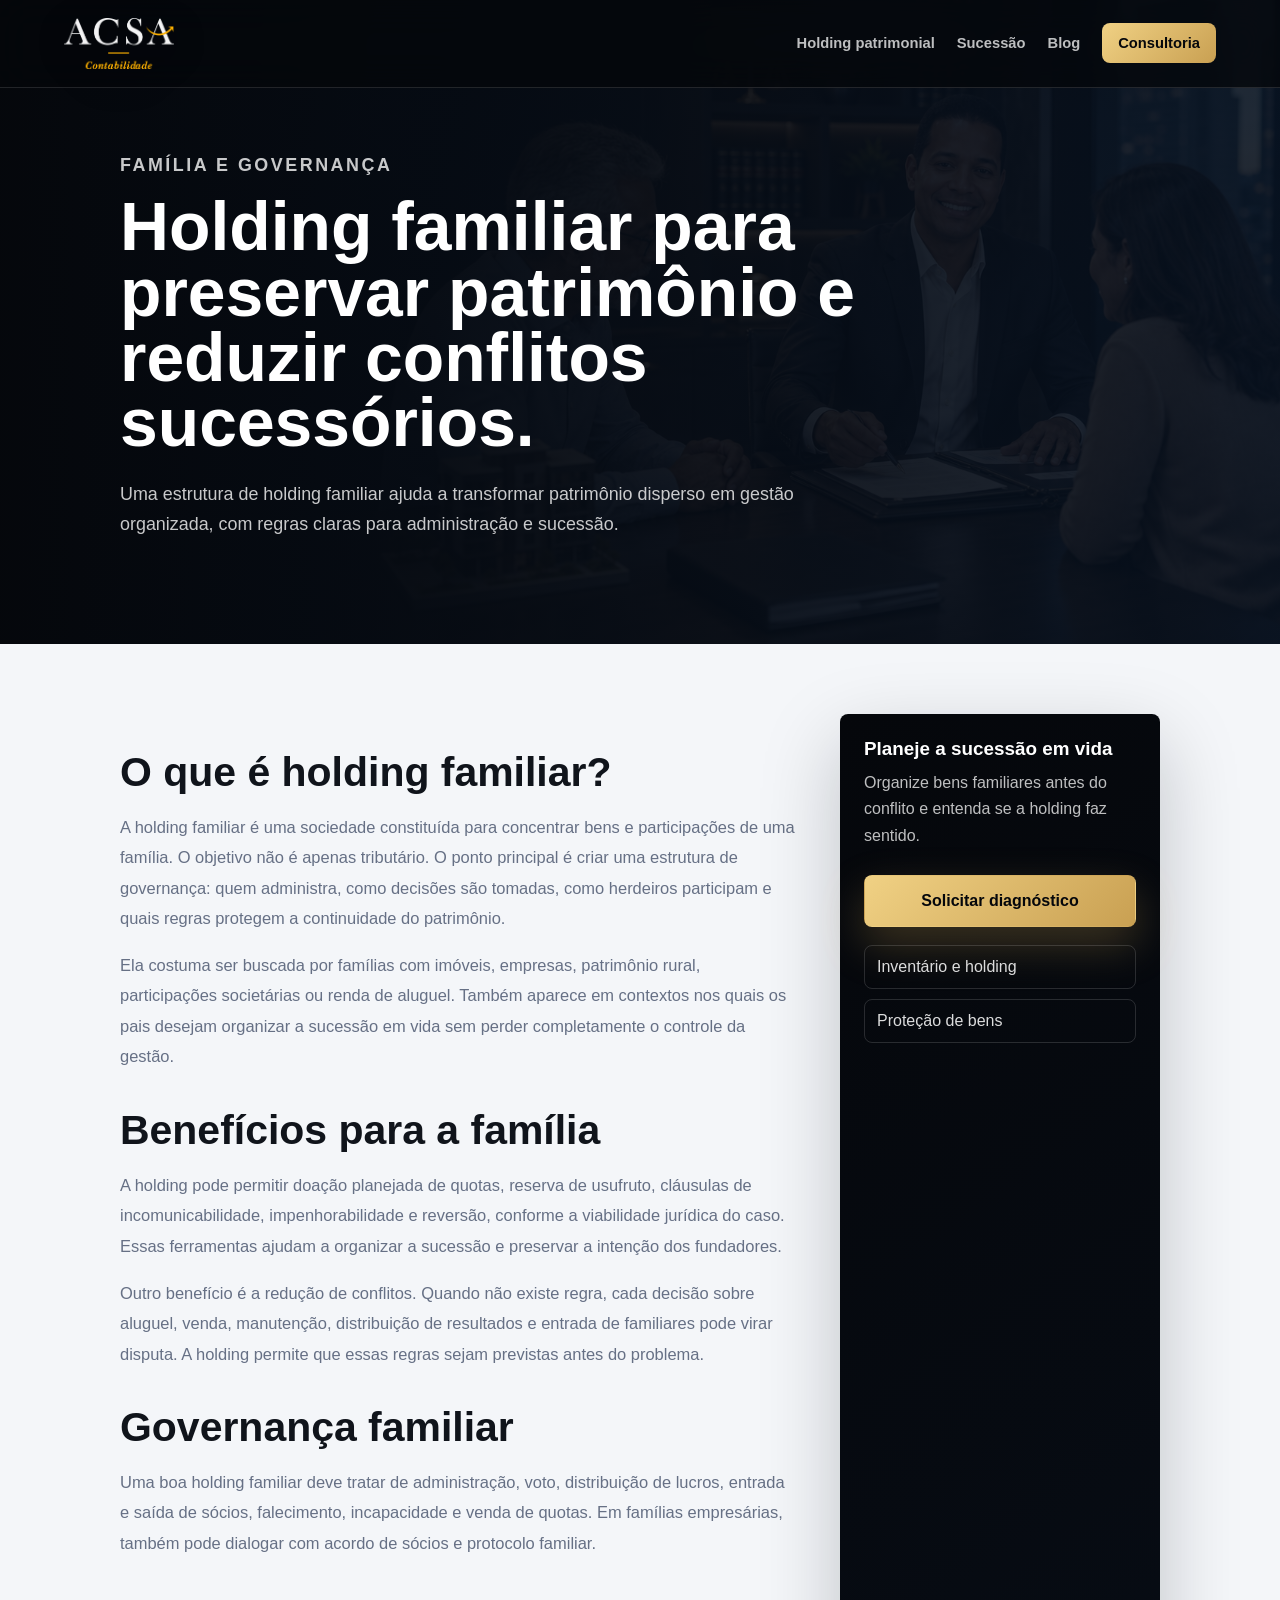
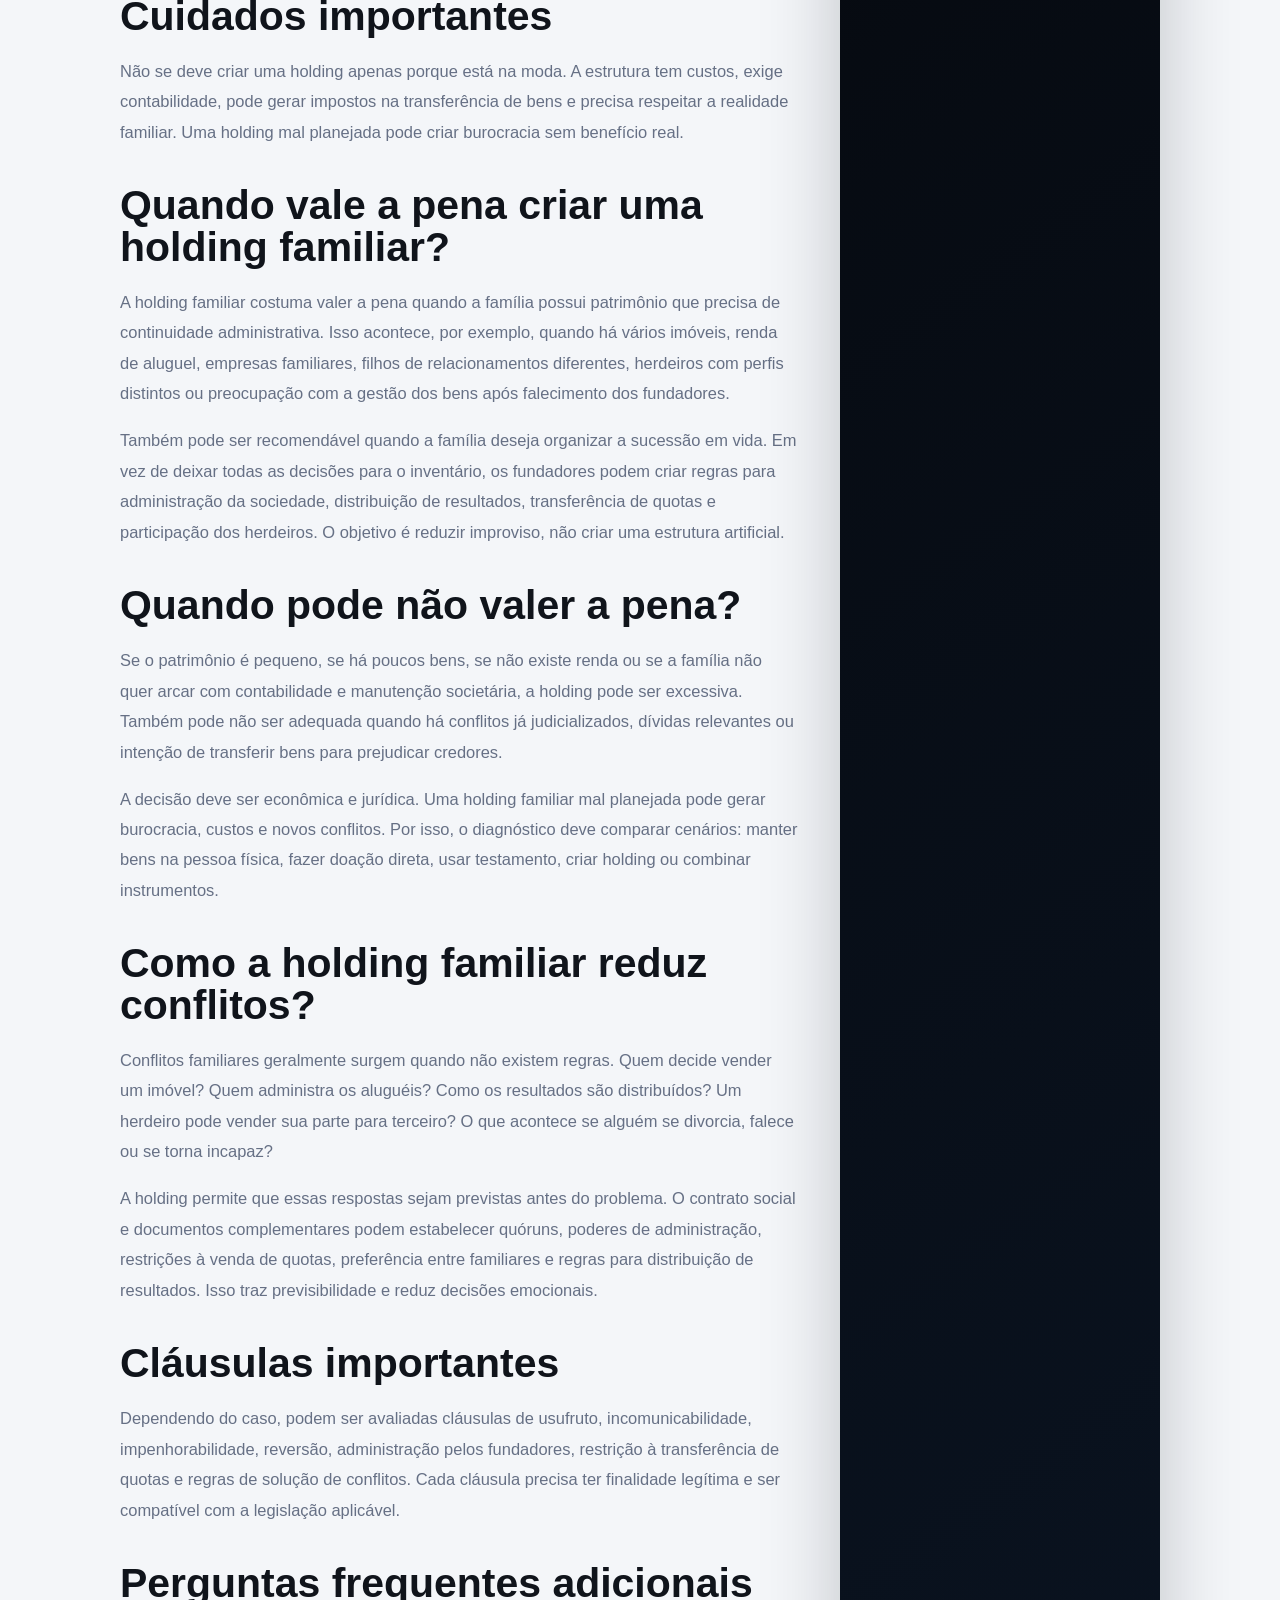
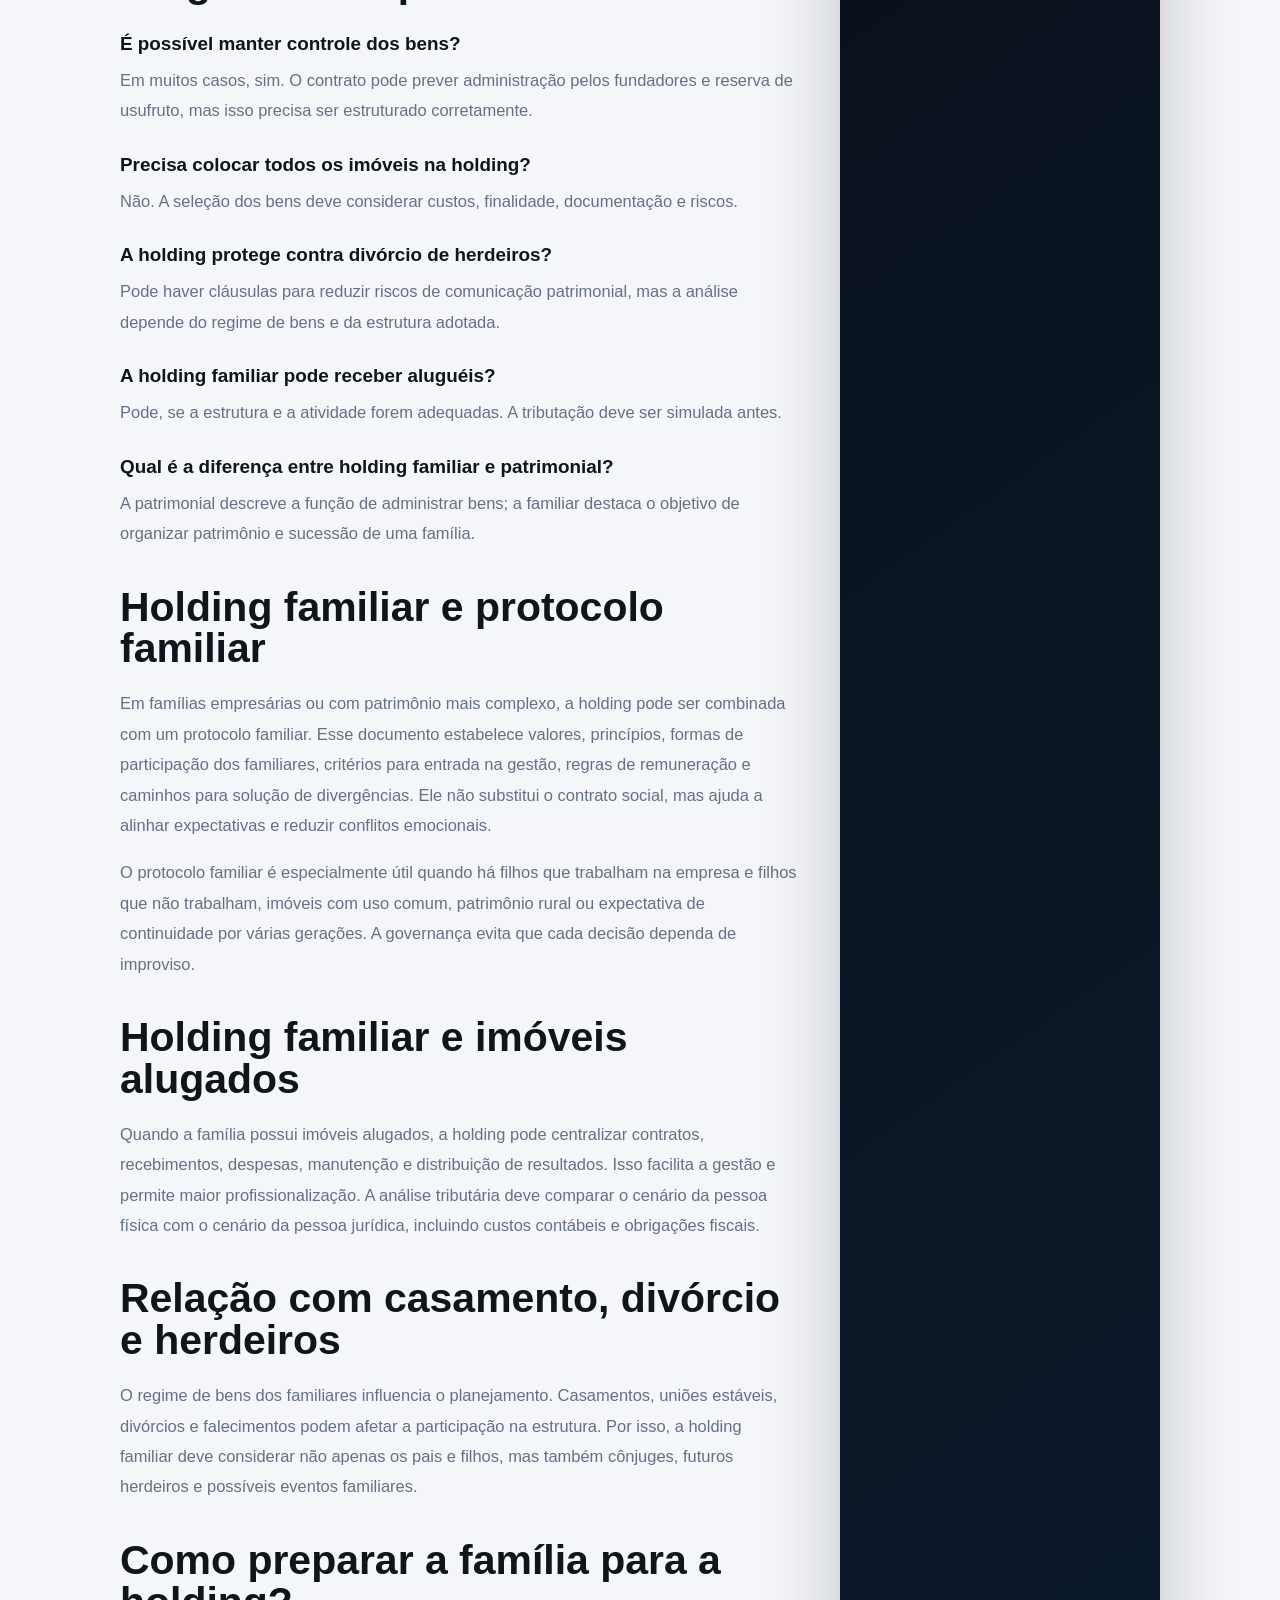
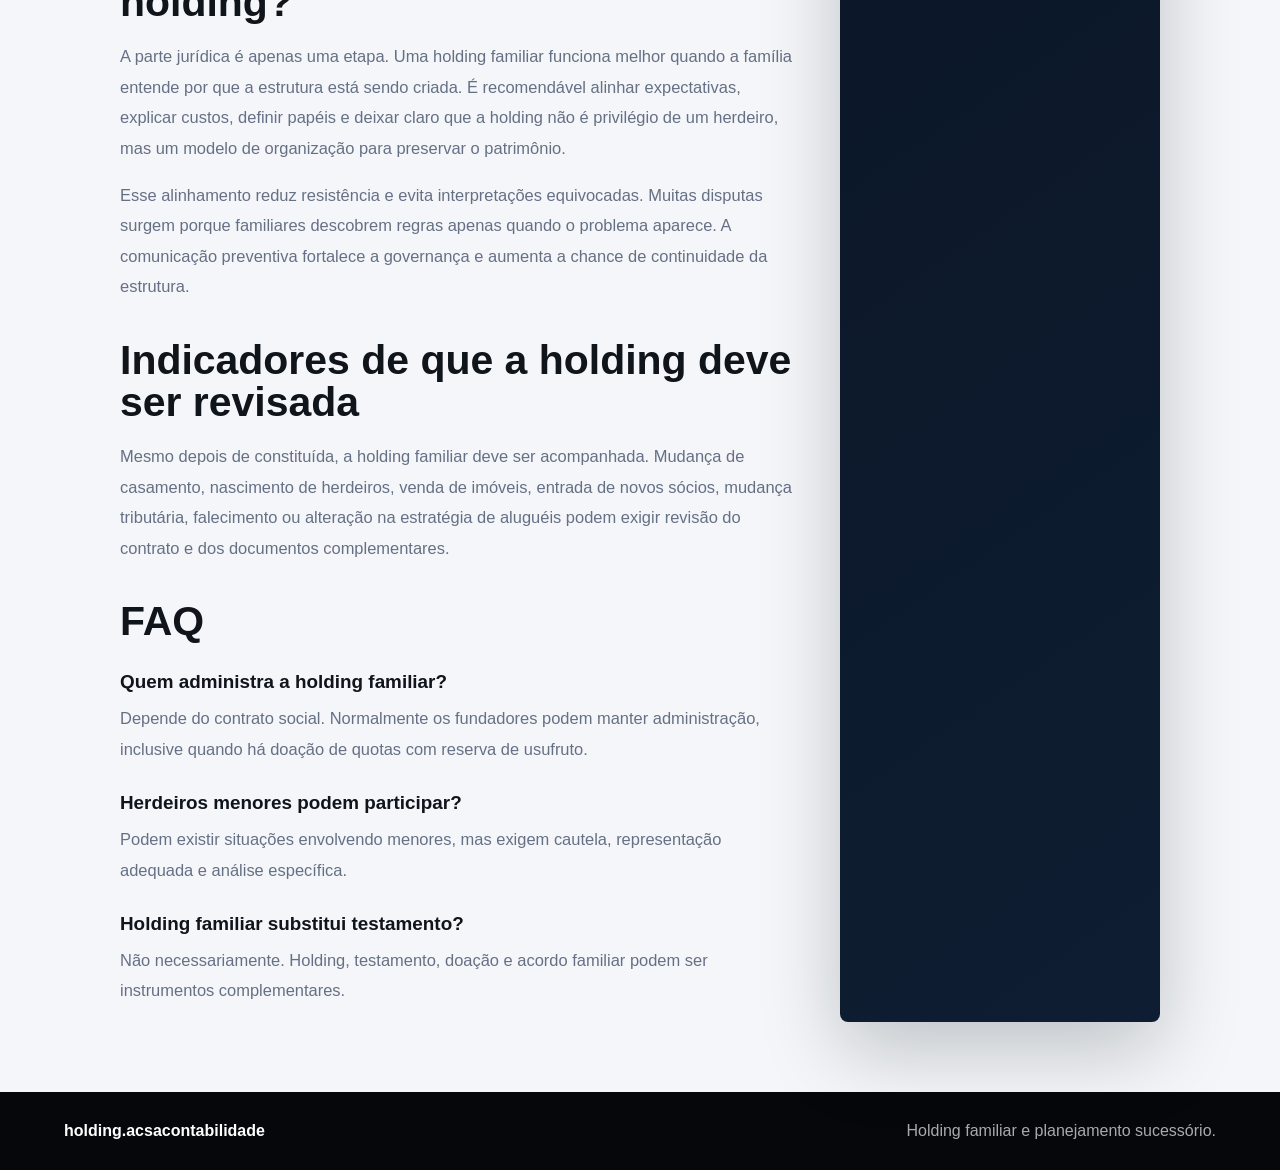
<file: holding-familiar/index.html>
<!DOCTYPE html>
<html lang="pt-BR">
<head>
  <meta charset="UTF-8"><meta name="viewport" content="width=device-width, initial-scale=1.0">
  <title>Holding Familiar | Organização de Bens e Sucessão Familiar</title>
  <meta name="description" content="Holding familiar para organizar patrimônio, reduzir conflitos entre herdeiros e planejar a sucessão com governança jurídica.">
  <link rel="canonical" href="https://holding.acsacontabilidade.com.br/holding-familiar/"><link rel="stylesheet" href="../styles.css">
  <!-- Google tag (gtag.js) -->
  <script async src="https://www.googletagmanager.com/gtag/js?id=AW-16813286700"></script>
  <script>
    window.dataLayer = window.dataLayer || [];
    function gtag(){dataLayer.push(arguments);}
    gtag('js', new Date());

    gtag('config', 'AW-16813286700');
  </script>
</head>
<body>
  <header class="site-header"><a class="brand" href="../"><img class="brand-logo" src="../assets/acsa-logo.png" alt="ACSA Contabilidade" width="132" height="64"></a><nav class="site-nav"><a href="../holding-patrimonial/">Holding patrimonial</a><a href="../planejamento-sucessorio/">Sucessão</a><a href="../blog/">Blog</a><a class="nav-cta whatsapp-link" href="#contato">Consultoria</a></nav></header>
  <main>
    <section class="page-hero"><div class="inner"><p class="eyebrow">Família e governança</p><h1>Holding familiar para preservar patrimônio e reduzir conflitos sucessórios.</h1><p>Uma estrutura de holding familiar ajuda a transformar patrimônio disperso em gestão organizada, com regras claras para administração e sucessão.</p></div></section>
    <section class="content-layout"><article class="rich-content">
      <h2>O que é holding familiar?</h2><p>A holding familiar é uma sociedade constituída para concentrar bens e participações de uma família. O objetivo não é apenas tributário. O ponto principal é criar uma estrutura de governança: quem administra, como decisões são tomadas, como herdeiros participam e quais regras protegem a continuidade do patrimônio.</p>
      <p>Ela costuma ser buscada por famílias com imóveis, empresas, patrimônio rural, participações societárias ou renda de aluguel. Também aparece em contextos nos quais os pais desejam organizar a sucessão em vida sem perder completamente o controle da gestão.</p>
      <h2>Benefícios para a família</h2><p>A holding pode permitir doação planejada de quotas, reserva de usufruto, cláusulas de incomunicabilidade, impenhorabilidade e reversão, conforme a viabilidade jurídica do caso. Essas ferramentas ajudam a organizar a sucessão e preservar a intenção dos fundadores.</p>
      <p>Outro benefício é a redução de conflitos. Quando não existe regra, cada decisão sobre aluguel, venda, manutenção, distribuição de resultados e entrada de familiares pode virar disputa. A holding permite que essas regras sejam previstas antes do problema.</p>
      <h2>Governança familiar</h2><p>Uma boa holding familiar deve tratar de administração, voto, distribuição de lucros, entrada e saída de sócios, falecimento, incapacidade e venda de quotas. Em famílias empresárias, também pode dialogar com acordo de sócios e protocolo familiar.</p>
      <h2>Cuidados importantes</h2><p>Não se deve criar uma holding apenas porque está na moda. A estrutura tem custos, exige contabilidade, pode gerar impostos na transferência de bens e precisa respeitar a realidade familiar. Uma holding mal planejada pode criar burocracia sem benefício real.</p>
      
      <h2>Quando vale a pena criar uma holding familiar?</h2><p>A holding familiar costuma valer a pena quando a família possui patrimônio que precisa de continuidade administrativa. Isso acontece, por exemplo, quando há vários imóveis, renda de aluguel, empresas familiares, filhos de relacionamentos diferentes, herdeiros com perfis distintos ou preocupação com a gestão dos bens após falecimento dos fundadores.</p>
      <p>Também pode ser recomendável quando a família deseja organizar a sucessão em vida. Em vez de deixar todas as decisões para o inventário, os fundadores podem criar regras para administração da sociedade, distribuição de resultados, transferência de quotas e participação dos herdeiros. O objetivo é reduzir improviso, não criar uma estrutura artificial.</p>
      <h2>Quando pode não valer a pena?</h2><p>Se o patrimônio é pequeno, se há poucos bens, se não existe renda ou se a família não quer arcar com contabilidade e manutenção societária, a holding pode ser excessiva. Também pode não ser adequada quando há conflitos já judicializados, dívidas relevantes ou intenção de transferir bens para prejudicar credores.</p>
      <p>A decisão deve ser econômica e jurídica. Uma holding familiar mal planejada pode gerar burocracia, custos e novos conflitos. Por isso, o diagnóstico deve comparar cenários: manter bens na pessoa física, fazer doação direta, usar testamento, criar holding ou combinar instrumentos.</p>
      <h2>Como a holding familiar reduz conflitos?</h2><p>Conflitos familiares geralmente surgem quando não existem regras. Quem decide vender um imóvel? Quem administra os aluguéis? Como os resultados são distribuídos? Um herdeiro pode vender sua parte para terceiro? O que acontece se alguém se divorcia, falece ou se torna incapaz?</p>
      <p>A holding permite que essas respostas sejam previstas antes do problema. O contrato social e documentos complementares podem estabelecer quóruns, poderes de administração, restrições à venda de quotas, preferência entre familiares e regras para distribuição de resultados. Isso traz previsibilidade e reduz decisões emocionais.</p>
      <h2>Cláusulas importantes</h2><p>Dependendo do caso, podem ser avaliadas cláusulas de usufruto, incomunicabilidade, impenhorabilidade, reversão, administração pelos fundadores, restrição à transferência de quotas e regras de solução de conflitos. Cada cláusula precisa ter finalidade legítima e ser compatível com a legislação aplicável.</p>
      <h2>Perguntas frequentes adicionais</h2><h3>É possível manter controle dos bens?</h3><p>Em muitos casos, sim. O contrato pode prever administração pelos fundadores e reserva de usufruto, mas isso precisa ser estruturado corretamente.</p><h3>Precisa colocar todos os imóveis na holding?</h3><p>Não. A seleção dos bens deve considerar custos, finalidade, documentação e riscos.</p><h3>A holding protege contra divórcio de herdeiros?</h3><p>Pode haver cláusulas para reduzir riscos de comunicação patrimonial, mas a análise depende do regime de bens e da estrutura adotada.</p><h3>A holding familiar pode receber aluguéis?</h3><p>Pode, se a estrutura e a atividade forem adequadas. A tributação deve ser simulada antes.</p><h3>Qual é a diferença entre holding familiar e patrimonial?</h3><p>A patrimonial descreve a função de administrar bens; a familiar destaca o objetivo de organizar patrimônio e sucessão de uma família.</p>
<h2>Holding familiar e protocolo familiar</h2><p>Em famílias empresárias ou com patrimônio mais complexo, a holding pode ser combinada com um protocolo familiar. Esse documento estabelece valores, princípios, formas de participação dos familiares, critérios para entrada na gestão, regras de remuneração e caminhos para solução de divergências. Ele não substitui o contrato social, mas ajuda a alinhar expectativas e reduzir conflitos emocionais.</p><p>O protocolo familiar é especialmente útil quando há filhos que trabalham na empresa e filhos que não trabalham, imóveis com uso comum, patrimônio rural ou expectativa de continuidade por várias gerações. A governança evita que cada decisão dependa de improviso.</p><h2>Holding familiar e imóveis alugados</h2><p>Quando a família possui imóveis alugados, a holding pode centralizar contratos, recebimentos, despesas, manutenção e distribuição de resultados. Isso facilita a gestão e permite maior profissionalização. A análise tributária deve comparar o cenário da pessoa física com o cenário da pessoa jurídica, incluindo custos contábeis e obrigações fiscais.</p><h2>Relação com casamento, divórcio e herdeiros</h2><p>O regime de bens dos familiares influencia o planejamento. Casamentos, uniões estáveis, divórcios e falecimentos podem afetar a participação na estrutura. Por isso, a holding familiar deve considerar não apenas os pais e filhos, mas também cônjuges, futuros herdeiros e possíveis eventos familiares.</p><h2>Como preparar a família para a holding?</h2><p>A parte jurídica é apenas uma etapa. Uma holding familiar funciona melhor quando a família entende por que a estrutura está sendo criada. É recomendável alinhar expectativas, explicar custos, definir papéis e deixar claro que a holding não é privilégio de um herdeiro, mas um modelo de organização para preservar o patrimônio.</p><p>Esse alinhamento reduz resistência e evita interpretações equivocadas. Muitas disputas surgem porque familiares descobrem regras apenas quando o problema aparece. A comunicação preventiva fortalece a governança e aumenta a chance de continuidade da estrutura.</p><h2>Indicadores de que a holding deve ser revisada</h2><p>Mesmo depois de constituída, a holding familiar deve ser acompanhada. Mudança de casamento, nascimento de herdeiros, venda de imóveis, entrada de novos sócios, mudança tributária, falecimento ou alteração na estratégia de aluguéis podem exigir revisão do contrato e dos documentos complementares.</p><h2>FAQ</h2><h3>Quem administra a holding familiar?</h3><p>Depende do contrato social. Normalmente os fundadores podem manter administração, inclusive quando há doação de quotas com reserva de usufruto.</p><h3>Herdeiros menores podem participar?</h3><p>Podem existir situações envolvendo menores, mas exigem cautela, representação adequada e análise específica.</p><h3>Holding familiar substitui testamento?</h3><p>Não necessariamente. Holding, testamento, doação e acordo familiar podem ser instrumentos complementares.</p>
    </article><aside class="sidebar-card" id="contato"><h3>Planeje a sucessão em vida</h3><p>Organize bens familiares antes do conflito e entenda se a holding faz sentido.</p><a class="button primary whatsapp-link" href="#">Solicitar diagnóstico</a><div class="internal-links"><a href="../inventario-e-holding/">Inventário e holding</a><a href="../protecao-patrimonial/">Proteção de bens</a></div></aside></section>
  </main><footer class="site-footer"><p>holding.acsacontabilidade</p><span>Holding familiar e planejamento sucessório.</span></footer><script src="../script.js"></script>
</body></html>
</file>
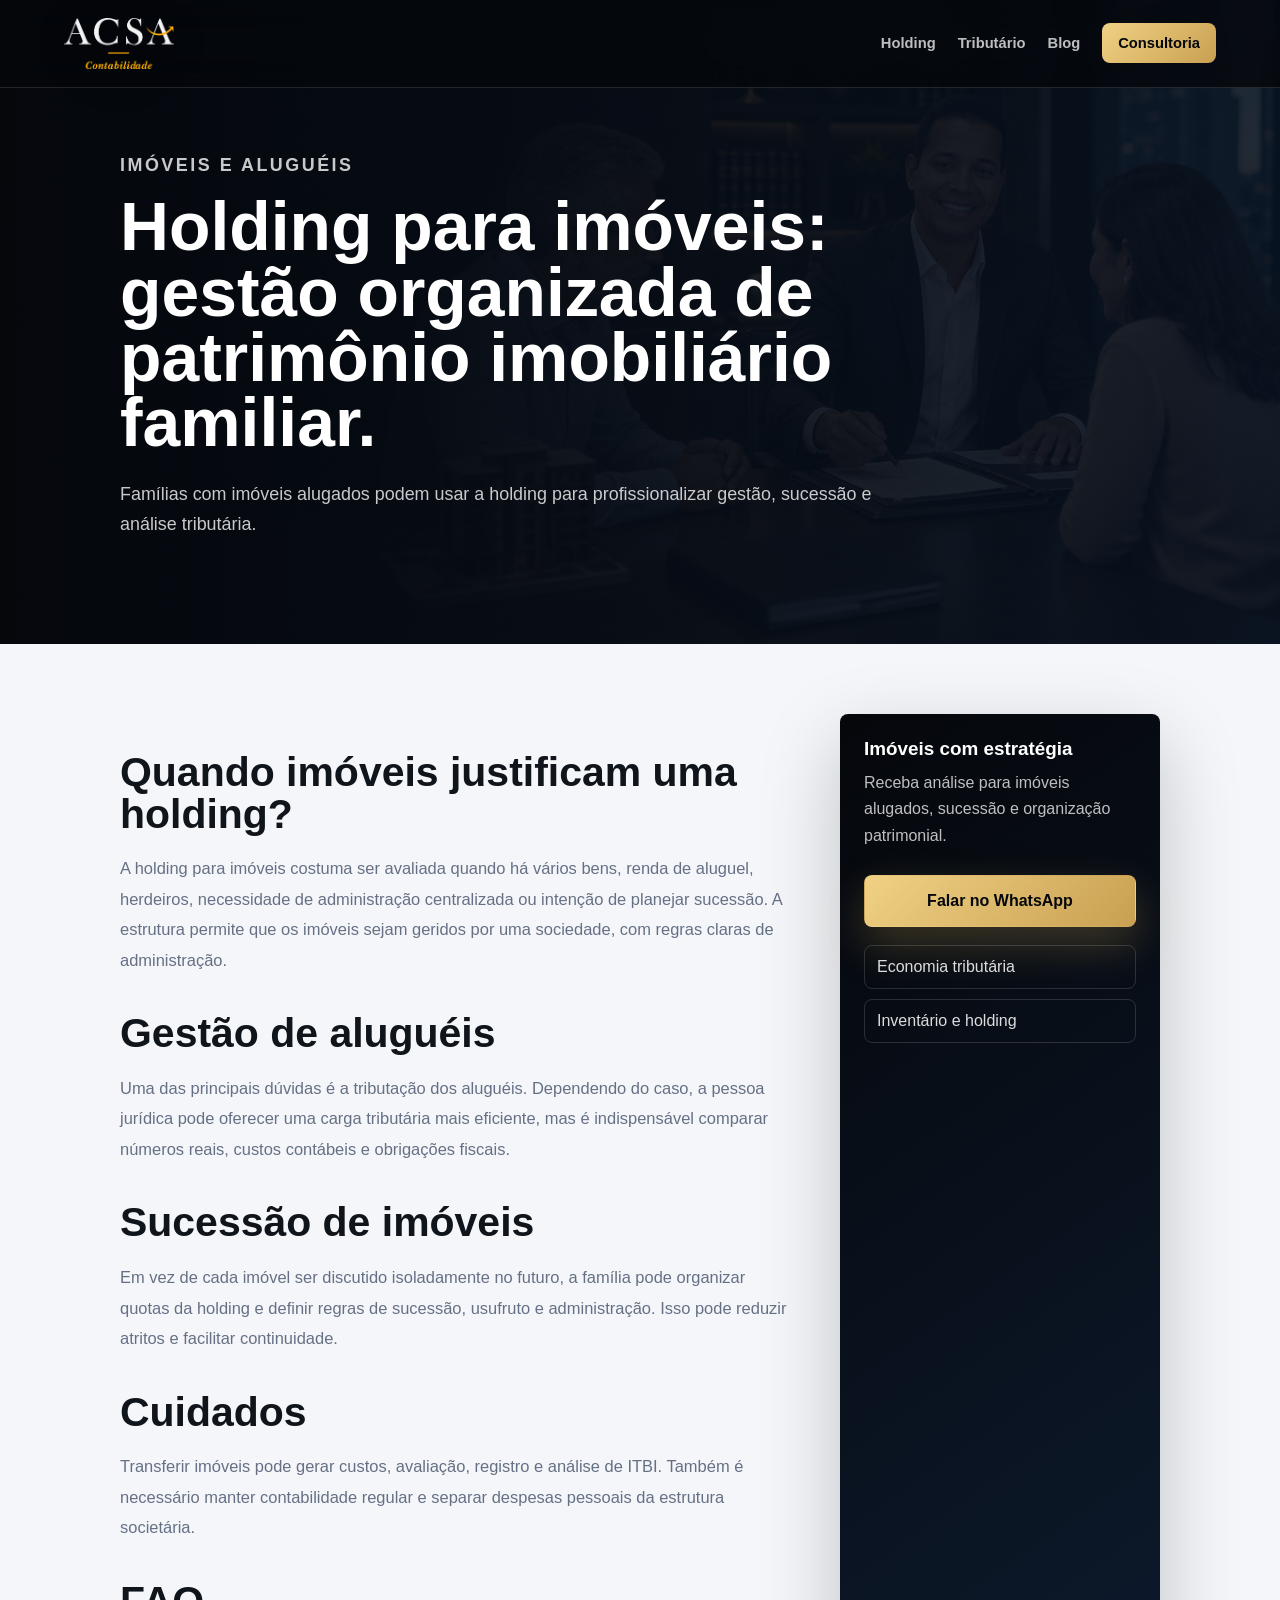
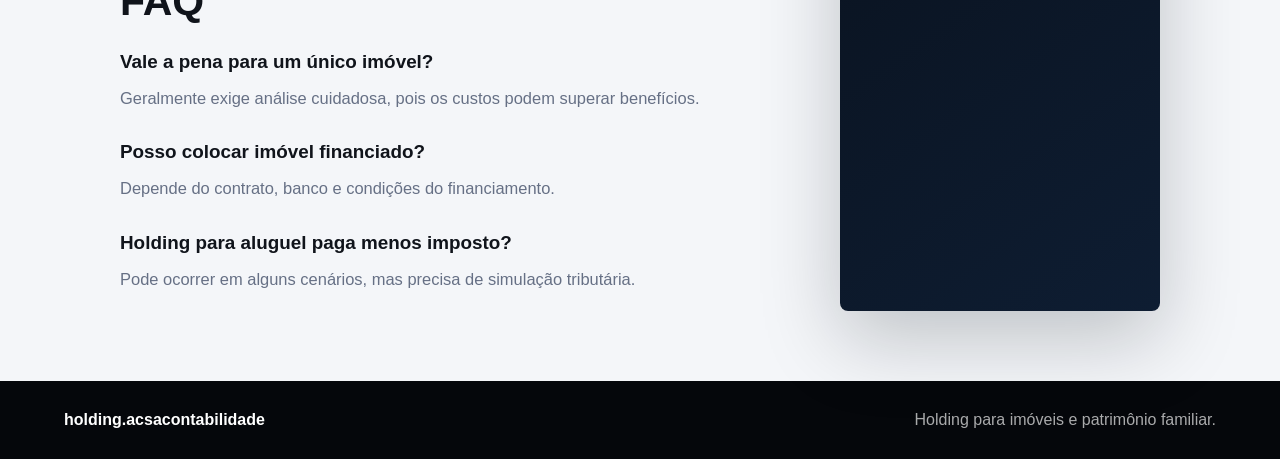
<file: holding-para-imoveis/index.html>
<!DOCTYPE html>
<html lang="pt-BR"><head><meta charset="UTF-8"><meta name="viewport" content="width=device-width, initial-scale=1.0"><title>Holding para Imóveis Alugados | Gestão Patrimonial Familiar</title><meta name="description" content="Holding para imóveis alugados: organização de bens, gestão de aluguéis, sucessão familiar e análise tributária."><link rel="canonical" href="https://holding.acsacontabilidade.com.br/holding-para-imoveis/"><link rel="stylesheet" href="../styles.css"><!-- Google tag (gtag.js) -->
<script async src="https://www.googletagmanager.com/gtag/js?id=AW-16813286700"></script>
<script>
  window.dataLayer = window.dataLayer || [];
  function gtag(){dataLayer.push(arguments);}
  gtag('js', new Date());

  gtag('config', 'AW-16813286700');
</script>
</head>
<body><header class="site-header"><a class="brand" href="../"><img class="brand-logo" src="../assets/acsa-logo.png" alt="ACSA Contabilidade" width="132" height="64"></a><nav class="site-nav"><a href="../holding-patrimonial/">Holding</a><a href="../economia-tributaria/">Tributário</a><a href="../blog/">Blog</a><a class="nav-cta whatsapp-link" href="#contato">Consultoria</a></nav></header>
<main><section class="page-hero"><div class="inner"><p class="eyebrow">Imóveis e aluguéis</p><h1>Holding para imóveis: gestão organizada de patrimônio imobiliário familiar.</h1><p>Famílias com imóveis alugados podem usar a holding para profissionalizar gestão, sucessão e análise tributária.</p></div></section><section class="content-layout"><article class="rich-content">
<h2>Quando imóveis justificam uma holding?</h2><p>A holding para imóveis costuma ser avaliada quando há vários bens, renda de aluguel, herdeiros, necessidade de administração centralizada ou intenção de planejar sucessão. A estrutura permite que os imóveis sejam geridos por uma sociedade, com regras claras de administração.</p>
<h2>Gestão de aluguéis</h2><p>Uma das principais dúvidas é a tributação dos aluguéis. Dependendo do caso, a pessoa jurídica pode oferecer uma carga tributária mais eficiente, mas é indispensável comparar números reais, custos contábeis e obrigações fiscais.</p>
<h2>Sucessão de imóveis</h2><p>Em vez de cada imóvel ser discutido isoladamente no futuro, a família pode organizar quotas da holding e definir regras de sucessão, usufruto e administração. Isso pode reduzir atritos e facilitar continuidade.</p>
<h2>Cuidados</h2><p>Transferir imóveis pode gerar custos, avaliação, registro e análise de ITBI. Também é necessário manter contabilidade regular e separar despesas pessoais da estrutura societária.</p>
<h2>FAQ</h2><h3>Vale a pena para um único imóvel?</h3><p>Geralmente exige análise cuidadosa, pois os custos podem superar benefícios.</p><h3>Posso colocar imóvel financiado?</h3><p>Depende do contrato, banco e condições do financiamento.</p><h3>Holding para aluguel paga menos imposto?</h3><p>Pode ocorrer em alguns cenários, mas precisa de simulação tributária.</p>
</article><aside class="sidebar-card" id="contato"><h3>Imóveis com estratégia</h3><p>Receba análise para imóveis alugados, sucessão e organização patrimonial.</p><a class="button primary whatsapp-link" href="#">Falar no WhatsApp</a><div class="internal-links"><a href="../economia-tributaria/">Economia tributária</a><a href="../inventario-e-holding/">Inventário e holding</a></div></aside></section></main><footer class="site-footer"><p>holding.acsacontabilidade</p><span>Holding para imóveis e patrimônio familiar.</span></footer><script src="../script.js"></script></body></html>
</file>
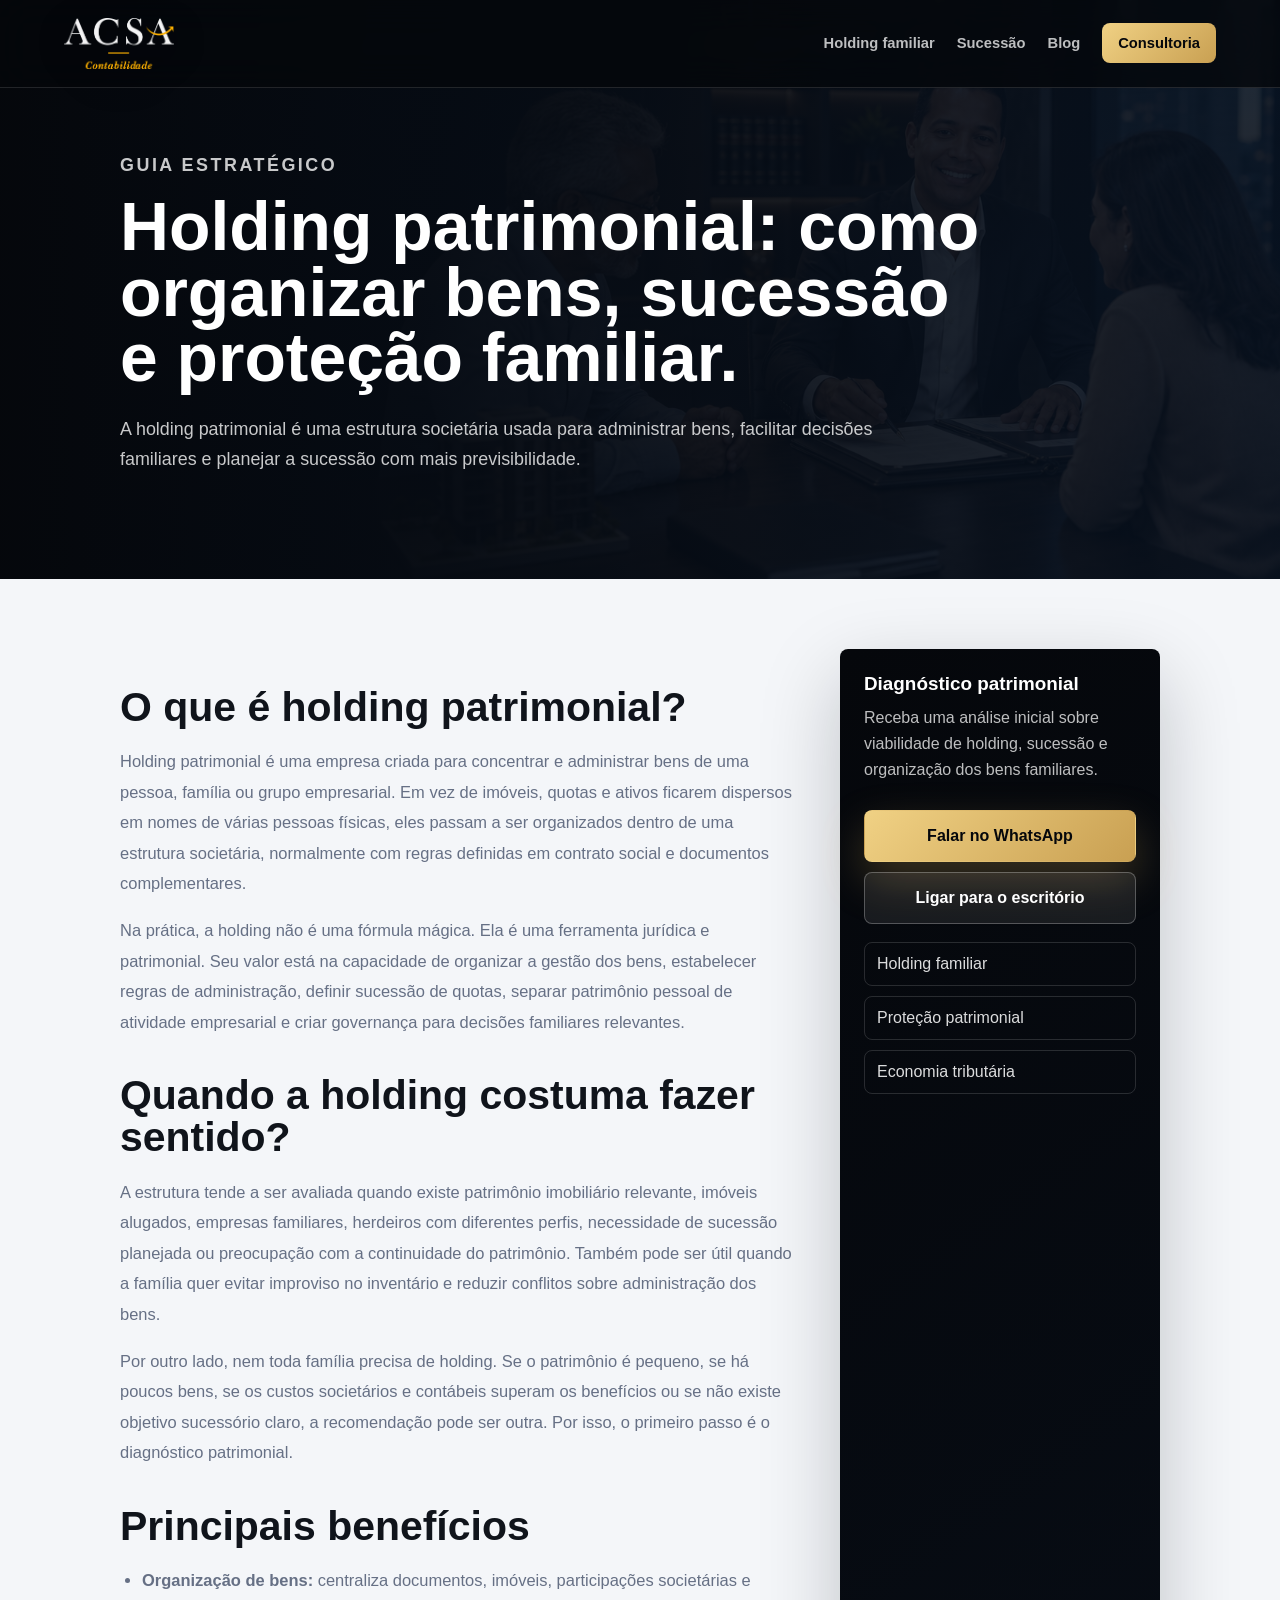
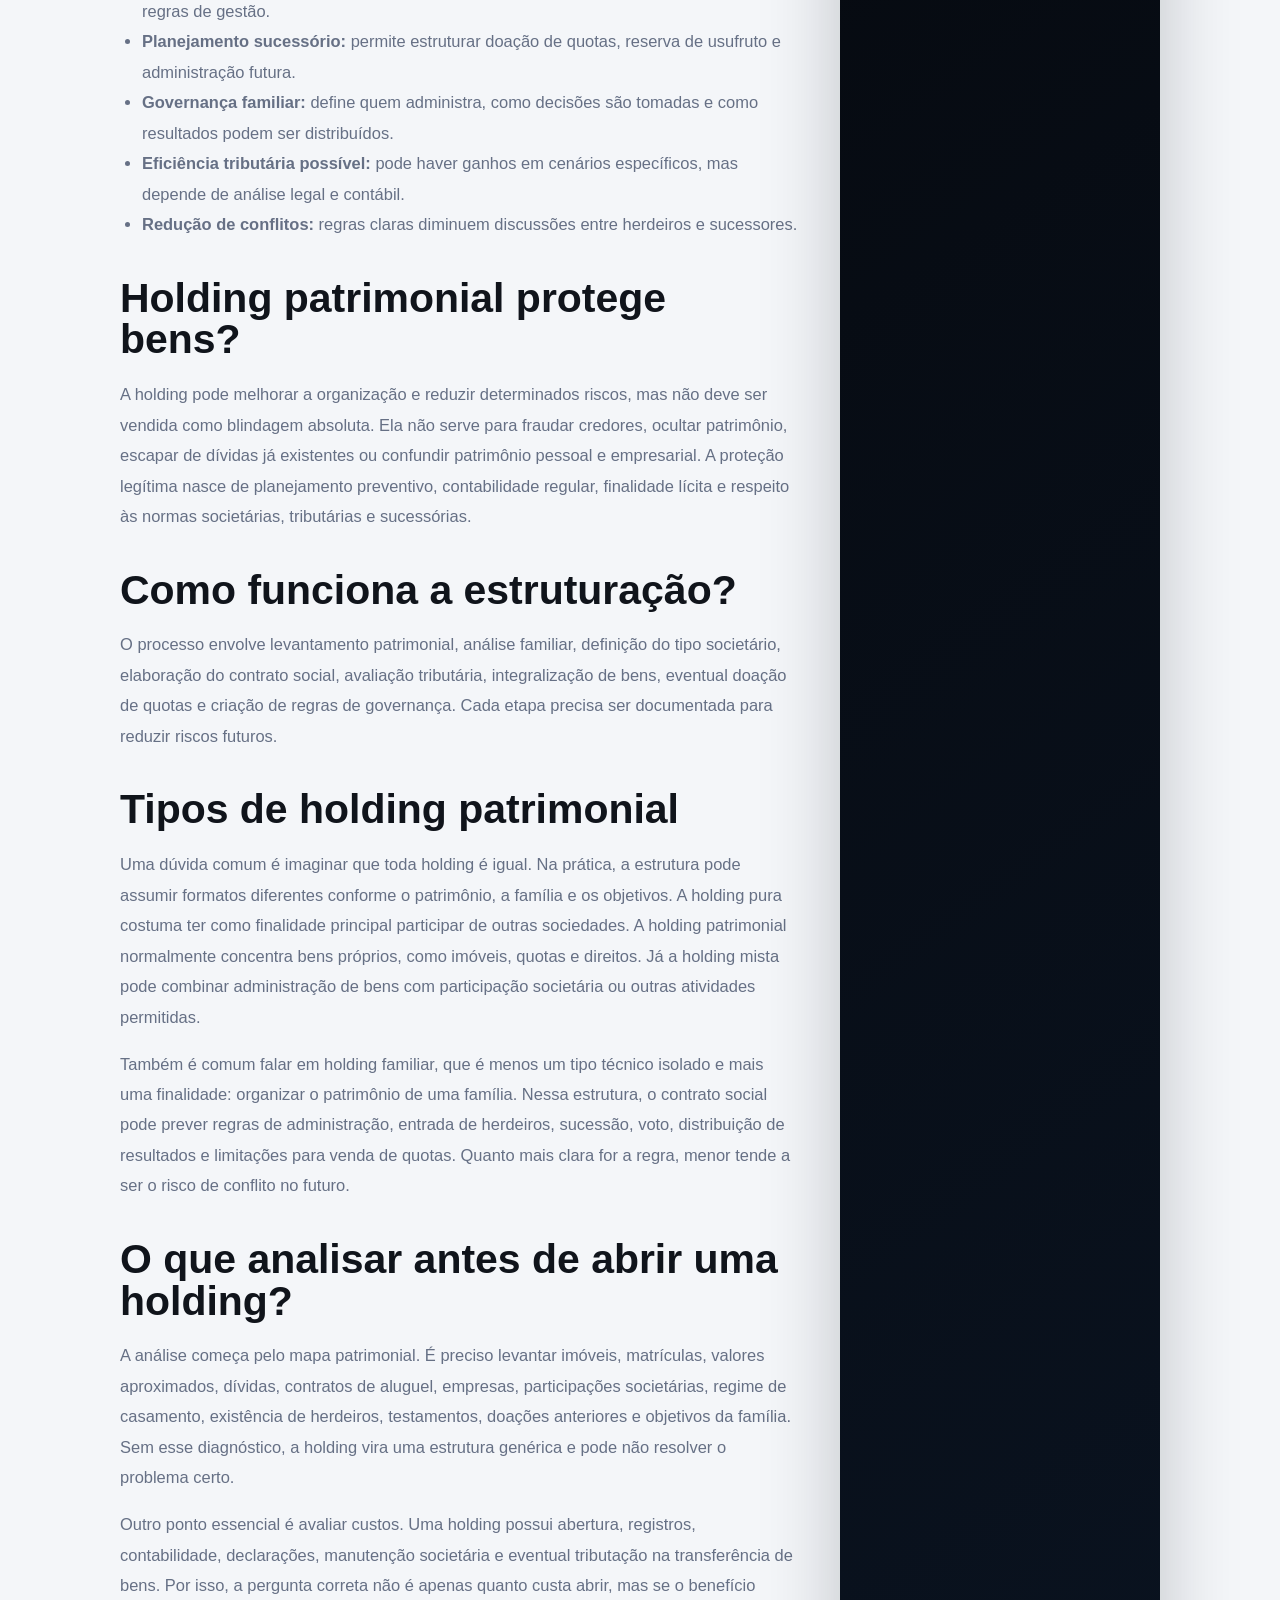
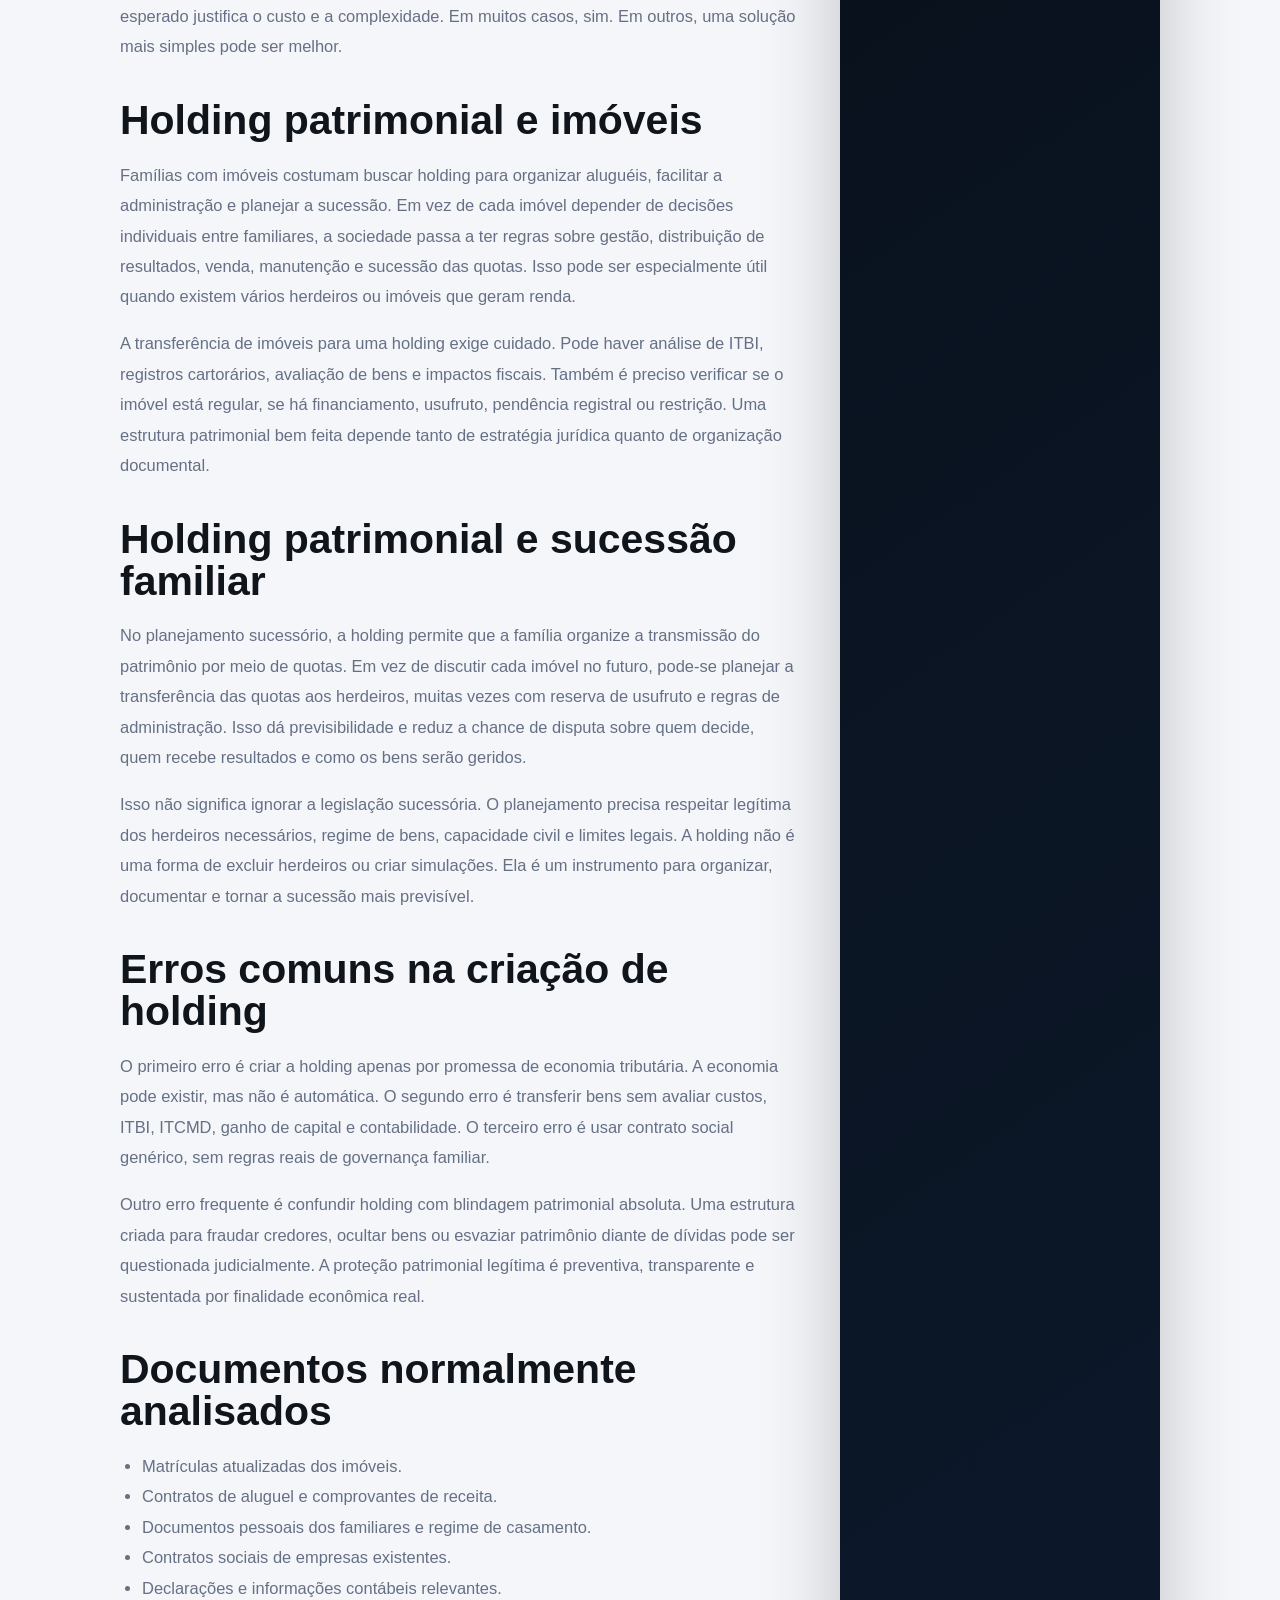
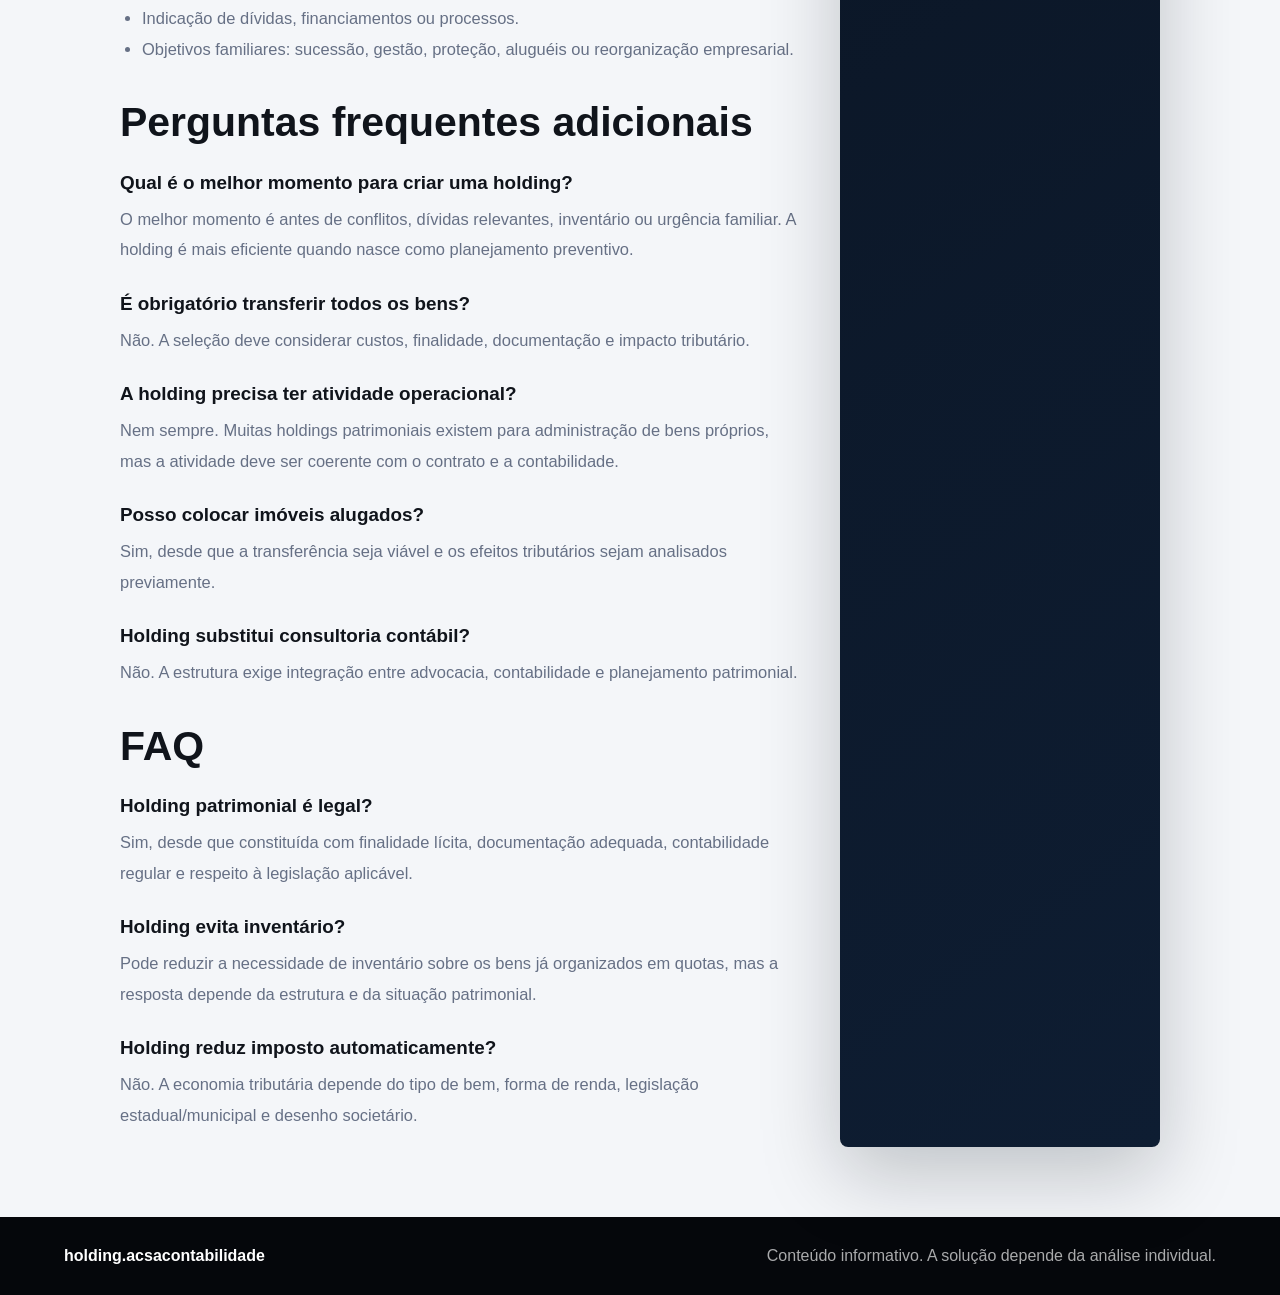
<file: holding-patrimonial/index.html>
<!DOCTYPE html>
<html lang="pt-BR">
<head>
  <meta charset="UTF-8">
  <meta name="viewport" content="width=device-width, initial-scale=1.0">
  <title>Holding Patrimonial em São Paulo | Proteção de Bens e Sucessão</title>
  <meta name="description" content="Entenda o que é holding patrimonial, quando vale a pena, benefícios, riscos, custos e como estruturar bens familiares com segurança jurídica.">
  <link rel="canonical" href="https://holding.acsacontabilidade.com.br/holding-patrimonial/">
  <meta property="og:title" content="Holding Patrimonial: guia completo para proteger e organizar bens">
  <meta property="og:description" content="Guia sobre holding patrimonial, proteção de bens, sucessão familiar, estrutura societária e eficiência tributária possível.">
  <meta property="og:image" content="https://holding.acsacontabilidade.com.br/assets/holding-hero.png">
  <link rel="stylesheet" href="../styles.css">
  <!-- Google tag (gtag.js) -->
  <script async src="https://www.googletagmanager.com/gtag/js?id=AW-16813286700"></script>
  <script>
    window.dataLayer = window.dataLayer || [];
    function gtag(){dataLayer.push(arguments);}
    gtag('js', new Date());

    gtag('config', 'AW-16813286700');
  </script>
</head>
<body>
  <header class="site-header">
    <a class="brand" href="../"><img class="brand-logo" src="../assets/acsa-logo.png" alt="ACSA Contabilidade" width="132" height="64"></a>
    <nav class="site-nav"><a href="../holding-familiar/">Holding familiar</a><a href="../planejamento-sucessorio/">Sucessão</a><a href="../blog/">Blog</a><a class="nav-cta whatsapp-link" href="#contato">Consultoria</a></nav>
  </header>
  <main>
    <section class="page-hero"><div class="inner"><p class="eyebrow">Guia estratégico</p><h1>Holding patrimonial: como organizar bens, sucessão e proteção familiar.</h1><p>A holding patrimonial é uma estrutura societária usada para administrar bens, facilitar decisões familiares e planejar a sucessão com mais previsibilidade.</p></div></section>
    <section class="content-layout">
      <article class="rich-content">
        <h2>O que é holding patrimonial?</h2>
        <p>Holding patrimonial é uma empresa criada para concentrar e administrar bens de uma pessoa, família ou grupo empresarial. Em vez de imóveis, quotas e ativos ficarem dispersos em nomes de várias pessoas físicas, eles passam a ser organizados dentro de uma estrutura societária, normalmente com regras definidas em contrato social e documentos complementares.</p>
        <p>Na prática, a holding não é uma fórmula mágica. Ela é uma ferramenta jurídica e patrimonial. Seu valor está na capacidade de organizar a gestão dos bens, estabelecer regras de administração, definir sucessão de quotas, separar patrimônio pessoal de atividade empresarial e criar governança para decisões familiares relevantes.</p>
        <h2>Quando a holding costuma fazer sentido?</h2>
        <p>A estrutura tende a ser avaliada quando existe patrimônio imobiliário relevante, imóveis alugados, empresas familiares, herdeiros com diferentes perfis, necessidade de sucessão planejada ou preocupação com a continuidade do patrimônio. Também pode ser útil quando a família quer evitar improviso no inventário e reduzir conflitos sobre administração dos bens.</p>
        <p>Por outro lado, nem toda família precisa de holding. Se o patrimônio é pequeno, se há poucos bens, se os custos societários e contábeis superam os benefícios ou se não existe objetivo sucessório claro, a recomendação pode ser outra. Por isso, o primeiro passo é o diagnóstico patrimonial.</p>
        <h2>Principais benefícios</h2>
        <ul>
          <li><strong>Organização de bens:</strong> centraliza documentos, imóveis, participações societárias e regras de gestão.</li>
          <li><strong>Planejamento sucessório:</strong> permite estruturar doação de quotas, reserva de usufruto e administração futura.</li>
          <li><strong>Governança familiar:</strong> define quem administra, como decisões são tomadas e como resultados podem ser distribuídos.</li>
          <li><strong>Eficiência tributária possível:</strong> pode haver ganhos em cenários específicos, mas depende de análise legal e contábil.</li>
          <li><strong>Redução de conflitos:</strong> regras claras diminuem discussões entre herdeiros e sucessores.</li>
        </ul>
        <h2>Holding patrimonial protege bens?</h2>
        <p>A holding pode melhorar a organização e reduzir determinados riscos, mas não deve ser vendida como blindagem absoluta. Ela não serve para fraudar credores, ocultar patrimônio, escapar de dívidas já existentes ou confundir patrimônio pessoal e empresarial. A proteção legítima nasce de planejamento preventivo, contabilidade regular, finalidade lícita e respeito às normas societárias, tributárias e sucessórias.</p>
        <h2>Como funciona a estruturação?</h2>
        <p>O processo envolve levantamento patrimonial, análise familiar, definição do tipo societário, elaboração do contrato social, avaliação tributária, integralização de bens, eventual doação de quotas e criação de regras de governança. Cada etapa precisa ser documentada para reduzir riscos futuros.</p>
        
        <h2>Tipos de holding patrimonial</h2>
        <p>Uma dúvida comum é imaginar que toda holding é igual. Na prática, a estrutura pode assumir formatos diferentes conforme o patrimônio, a família e os objetivos. A holding pura costuma ter como finalidade principal participar de outras sociedades. A holding patrimonial normalmente concentra bens próprios, como imóveis, quotas e direitos. Já a holding mista pode combinar administração de bens com participação societária ou outras atividades permitidas.</p>
        <p>Também é comum falar em holding familiar, que é menos um tipo técnico isolado e mais uma finalidade: organizar o patrimônio de uma família. Nessa estrutura, o contrato social pode prever regras de administração, entrada de herdeiros, sucessão, voto, distribuição de resultados e limitações para venda de quotas. Quanto mais clara for a regra, menor tende a ser o risco de conflito no futuro.</p>
        <h2>O que analisar antes de abrir uma holding?</h2>
        <p>A análise começa pelo mapa patrimonial. É preciso levantar imóveis, matrículas, valores aproximados, dívidas, contratos de aluguel, empresas, participações societárias, regime de casamento, existência de herdeiros, testamentos, doações anteriores e objetivos da família. Sem esse diagnóstico, a holding vira uma estrutura genérica e pode não resolver o problema certo.</p>
        <p>Outro ponto essencial é avaliar custos. Uma holding possui abertura, registros, contabilidade, declarações, manutenção societária e eventual tributação na transferência de bens. Por isso, a pergunta correta não é apenas quanto custa abrir, mas se o benefício esperado justifica o custo e a complexidade. Em muitos casos, sim. Em outros, uma solução mais simples pode ser melhor.</p>
        <h2>Holding patrimonial e imóveis</h2>
        <p>Famílias com imóveis costumam buscar holding para organizar aluguéis, facilitar a administração e planejar a sucessão. Em vez de cada imóvel depender de decisões individuais entre familiares, a sociedade passa a ter regras sobre gestão, distribuição de resultados, venda, manutenção e sucessão das quotas. Isso pode ser especialmente útil quando existem vários herdeiros ou imóveis que geram renda.</p>
        <p>A transferência de imóveis para uma holding exige cuidado. Pode haver análise de ITBI, registros cartorários, avaliação de bens e impactos fiscais. Também é preciso verificar se o imóvel está regular, se há financiamento, usufruto, pendência registral ou restrição. Uma estrutura patrimonial bem feita depende tanto de estratégia jurídica quanto de organização documental.</p>
        <h2>Holding patrimonial e sucessão familiar</h2>
        <p>No planejamento sucessório, a holding permite que a família organize a transmissão do patrimônio por meio de quotas. Em vez de discutir cada imóvel no futuro, pode-se planejar a transferência das quotas aos herdeiros, muitas vezes com reserva de usufruto e regras de administração. Isso dá previsibilidade e reduz a chance de disputa sobre quem decide, quem recebe resultados e como os bens serão geridos.</p>
        <p>Isso não significa ignorar a legislação sucessória. O planejamento precisa respeitar legítima dos herdeiros necessários, regime de bens, capacidade civil e limites legais. A holding não é uma forma de excluir herdeiros ou criar simulações. Ela é um instrumento para organizar, documentar e tornar a sucessão mais previsível.</p>
        <h2>Erros comuns na criação de holding</h2>
        <p>O primeiro erro é criar a holding apenas por promessa de economia tributária. A economia pode existir, mas não é automática. O segundo erro é transferir bens sem avaliar custos, ITBI, ITCMD, ganho de capital e contabilidade. O terceiro erro é usar contrato social genérico, sem regras reais de governança familiar.</p>
        <p>Outro erro frequente é confundir holding com blindagem patrimonial absoluta. Uma estrutura criada para fraudar credores, ocultar bens ou esvaziar patrimônio diante de dívidas pode ser questionada judicialmente. A proteção patrimonial legítima é preventiva, transparente e sustentada por finalidade econômica real.</p>
        <h2>Documentos normalmente analisados</h2>
        <ul>
          <li>Matrículas atualizadas dos imóveis.</li>
          <li>Contratos de aluguel e comprovantes de receita.</li>
          <li>Documentos pessoais dos familiares e regime de casamento.</li>
          <li>Contratos sociais de empresas existentes.</li>
          <li>Declarações e informações contábeis relevantes.</li>
          <li>Indicação de dívidas, financiamentos ou processos.</li>
          <li>Objetivos familiares: sucessão, gestão, proteção, aluguéis ou reorganização empresarial.</li>
        </ul>
        <h2>Perguntas frequentes adicionais</h2>
        <h3>Qual é o melhor momento para criar uma holding?</h3><p>O melhor momento é antes de conflitos, dívidas relevantes, inventário ou urgência familiar. A holding é mais eficiente quando nasce como planejamento preventivo.</p>
        <h3>É obrigatório transferir todos os bens?</h3><p>Não. A seleção deve considerar custos, finalidade, documentação e impacto tributário.</p>
        <h3>A holding precisa ter atividade operacional?</h3><p>Nem sempre. Muitas holdings patrimoniais existem para administração de bens próprios, mas a atividade deve ser coerente com o contrato e a contabilidade.</p>
        <h3>Posso colocar imóveis alugados?</h3><p>Sim, desde que a transferência seja viável e os efeitos tributários sejam analisados previamente.</p>
        <h3>Holding substitui consultoria contábil?</h3><p>Não. A estrutura exige integração entre advocacia, contabilidade e planejamento patrimonial.</p>
<h2>FAQ</h2>
        <h3>Holding patrimonial é legal?</h3><p>Sim, desde que constituída com finalidade lícita, documentação adequada, contabilidade regular e respeito à legislação aplicável.</p>
        <h3>Holding evita inventário?</h3><p>Pode reduzir a necessidade de inventário sobre os bens já organizados em quotas, mas a resposta depende da estrutura e da situação patrimonial.</p>
        <h3>Holding reduz imposto automaticamente?</h3><p>Não. A economia tributária depende do tipo de bem, forma de renda, legislação estadual/municipal e desenho societário.</p>
      </article>
      <aside class="sidebar-card" id="contato"><h3>Diagnóstico patrimonial</h3><p>Receba uma análise inicial sobre viabilidade de holding, sucessão e organização dos bens familiares.</p><a class="button primary whatsapp-link" href="#">Falar no WhatsApp</a><a class="button secondary phone-link" href="tel:+5511985347903" aria-label="Ligar para o escritório pelo telefone 11 98534-7903">Ligar para o escritório</a><div class="internal-links"><a href="../holding-familiar/">Holding familiar</a><a href="../protecao-patrimonial/">Proteção patrimonial</a><a href="../economia-tributaria/">Economia tributária</a></div></aside>
    </section>
  </main>
  <footer class="site-footer"><p>holding.acsacontabilidade</p><span>Conteúdo informativo. A solução depende da análise individual.</span></footer>
  <script src="../script.js"></script>
</body>
</html>
</file>
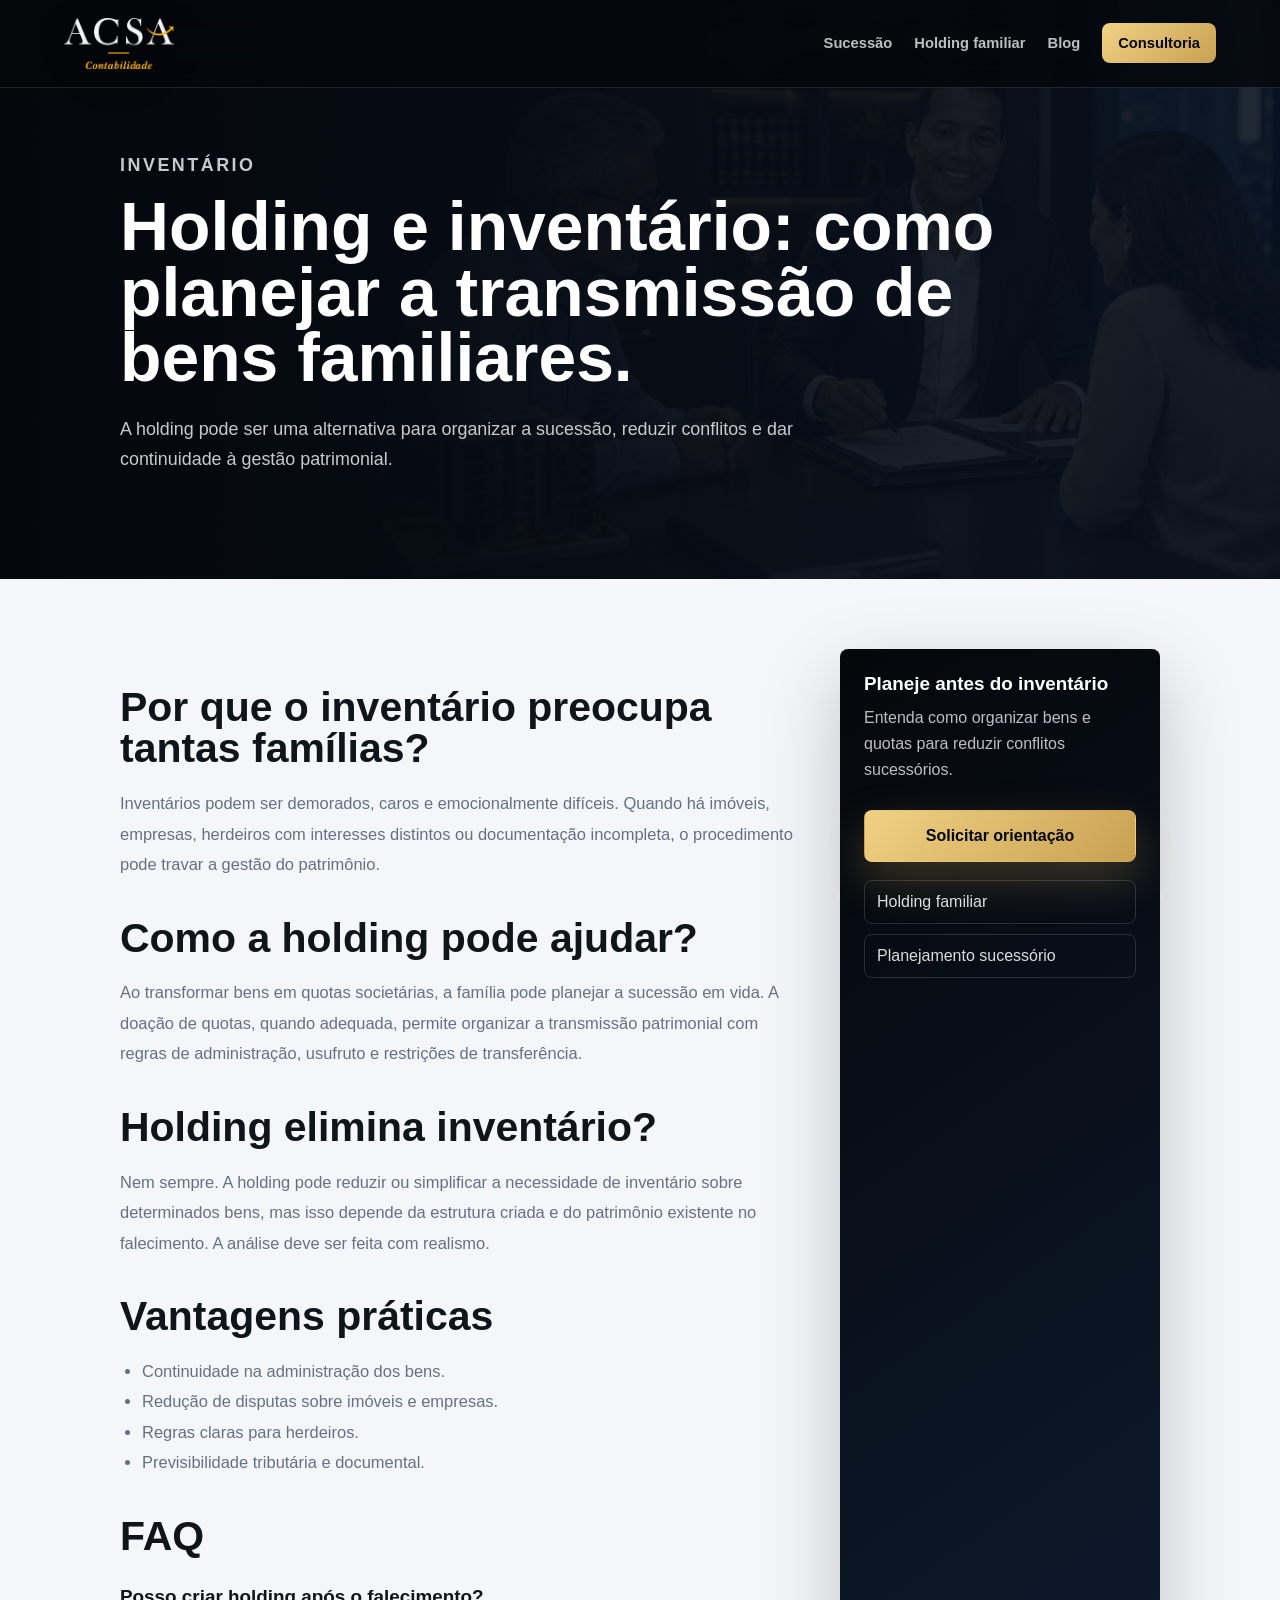
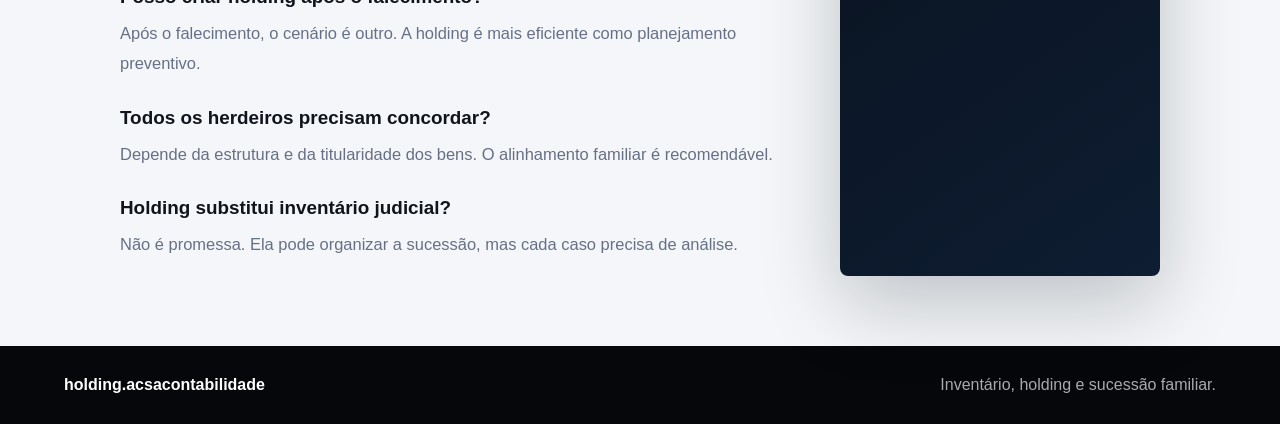
<file: inventario-e-holding/index.html>
<!DOCTYPE html>
<html lang="pt-BR"><head><meta charset="UTF-8"><meta name="viewport" content="width=device-width, initial-scale=1.0"><title>Inventário e Holding | Como Planejar a Sucessão de Bens</title><meta name="description" content="Entenda a relação entre inventário e holding patrimonial, como planejar a sucessão e reduzir conflitos familiares."><link rel="canonical" href="https://holding.acsacontabilidade.com.br/inventario-e-holding/"><link rel="stylesheet" href="../styles.css"><!-- Google tag (gtag.js) -->
<script async src="https://www.googletagmanager.com/gtag/js?id=AW-16813286700"></script>
<script>
  window.dataLayer = window.dataLayer || [];
  function gtag(){dataLayer.push(arguments);}
  gtag('js', new Date());

  gtag('config', 'AW-16813286700');
</script>
</head>
<body><header class="site-header"><a class="brand" href="../"><img class="brand-logo" src="../assets/acsa-logo.png" alt="ACSA Contabilidade" width="132" height="64"></a><nav class="site-nav"><a href="../planejamento-sucessorio/">Sucessão</a><a href="../holding-familiar/">Holding familiar</a><a href="../blog/">Blog</a><a class="nav-cta whatsapp-link" href="#contato">Consultoria</a></nav></header>
<main><section class="page-hero"><div class="inner"><p class="eyebrow">Inventário</p><h1>Holding e inventário: como planejar a transmissão de bens familiares.</h1><p>A holding pode ser uma alternativa para organizar a sucessão, reduzir conflitos e dar continuidade à gestão patrimonial.</p></div></section><section class="content-layout"><article class="rich-content">
<h2>Por que o inventário preocupa tantas famílias?</h2><p>Inventários podem ser demorados, caros e emocionalmente difíceis. Quando há imóveis, empresas, herdeiros com interesses distintos ou documentação incompleta, o procedimento pode travar a gestão do patrimônio.</p>
<h2>Como a holding pode ajudar?</h2><p>Ao transformar bens em quotas societárias, a família pode planejar a sucessão em vida. A doação de quotas, quando adequada, permite organizar a transmissão patrimonial com regras de administração, usufruto e restrições de transferência.</p>
<h2>Holding elimina inventário?</h2><p>Nem sempre. A holding pode reduzir ou simplificar a necessidade de inventário sobre determinados bens, mas isso depende da estrutura criada e do patrimônio existente no falecimento. A análise deve ser feita com realismo.</p>
<h2>Vantagens práticas</h2><ul><li>Continuidade na administração dos bens.</li><li>Redução de disputas sobre imóveis e empresas.</li><li>Regras claras para herdeiros.</li><li>Previsibilidade tributária e documental.</li></ul>
<h2>FAQ</h2><h3>Posso criar holding após o falecimento?</h3><p>Após o falecimento, o cenário é outro. A holding é mais eficiente como planejamento preventivo.</p><h3>Todos os herdeiros precisam concordar?</h3><p>Depende da estrutura e da titularidade dos bens. O alinhamento familiar é recomendável.</p><h3>Holding substitui inventário judicial?</h3><p>Não é promessa. Ela pode organizar a sucessão, mas cada caso precisa de análise.</p>
</article><aside class="sidebar-card" id="contato"><h3>Planeje antes do inventário</h3><p>Entenda como organizar bens e quotas para reduzir conflitos sucessórios.</p><a class="button primary whatsapp-link" href="#">Solicitar orientação</a><div class="internal-links"><a href="../holding-familiar/">Holding familiar</a><a href="../planejamento-sucessorio/">Planejamento sucessório</a></div></aside></section></main><footer class="site-footer"><p>holding.acsacontabilidade</p><span>Inventário, holding e sucessão familiar.</span></footer><script src="../script.js"></script></body></html>
</file>
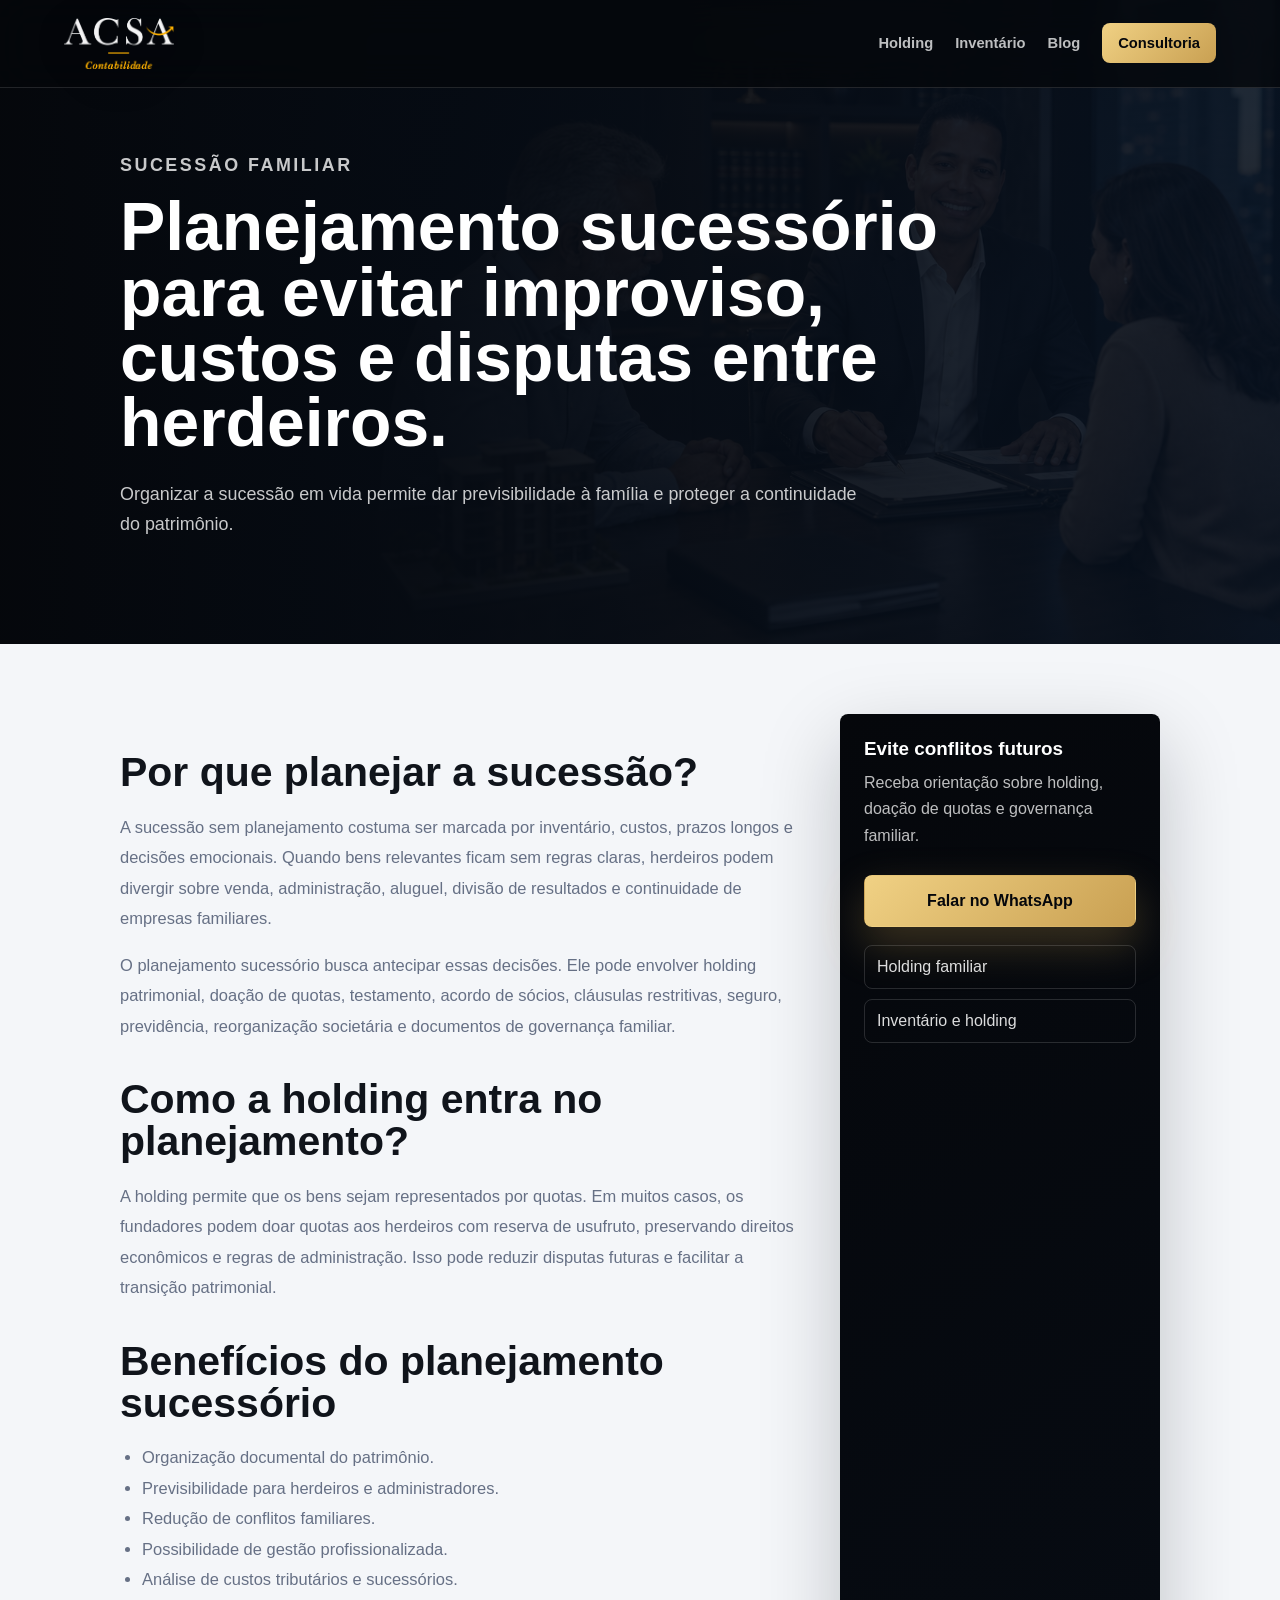
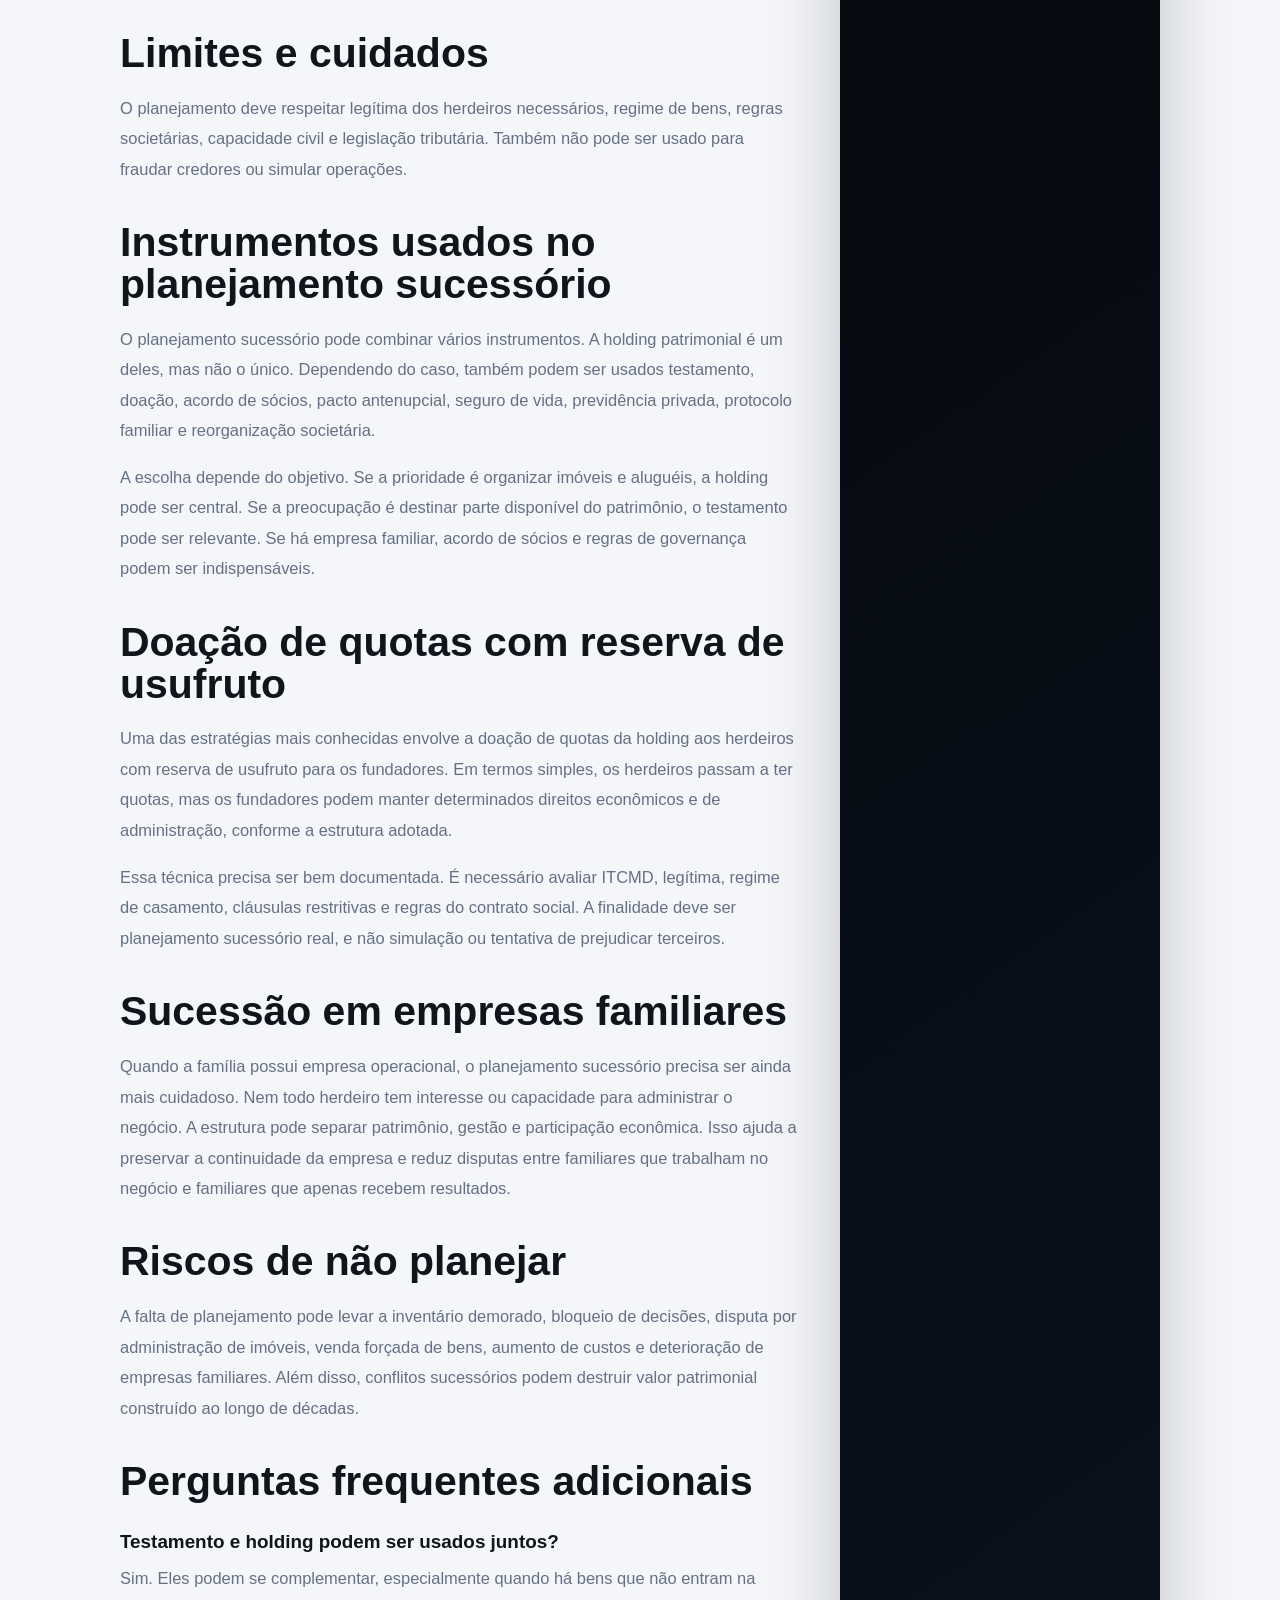
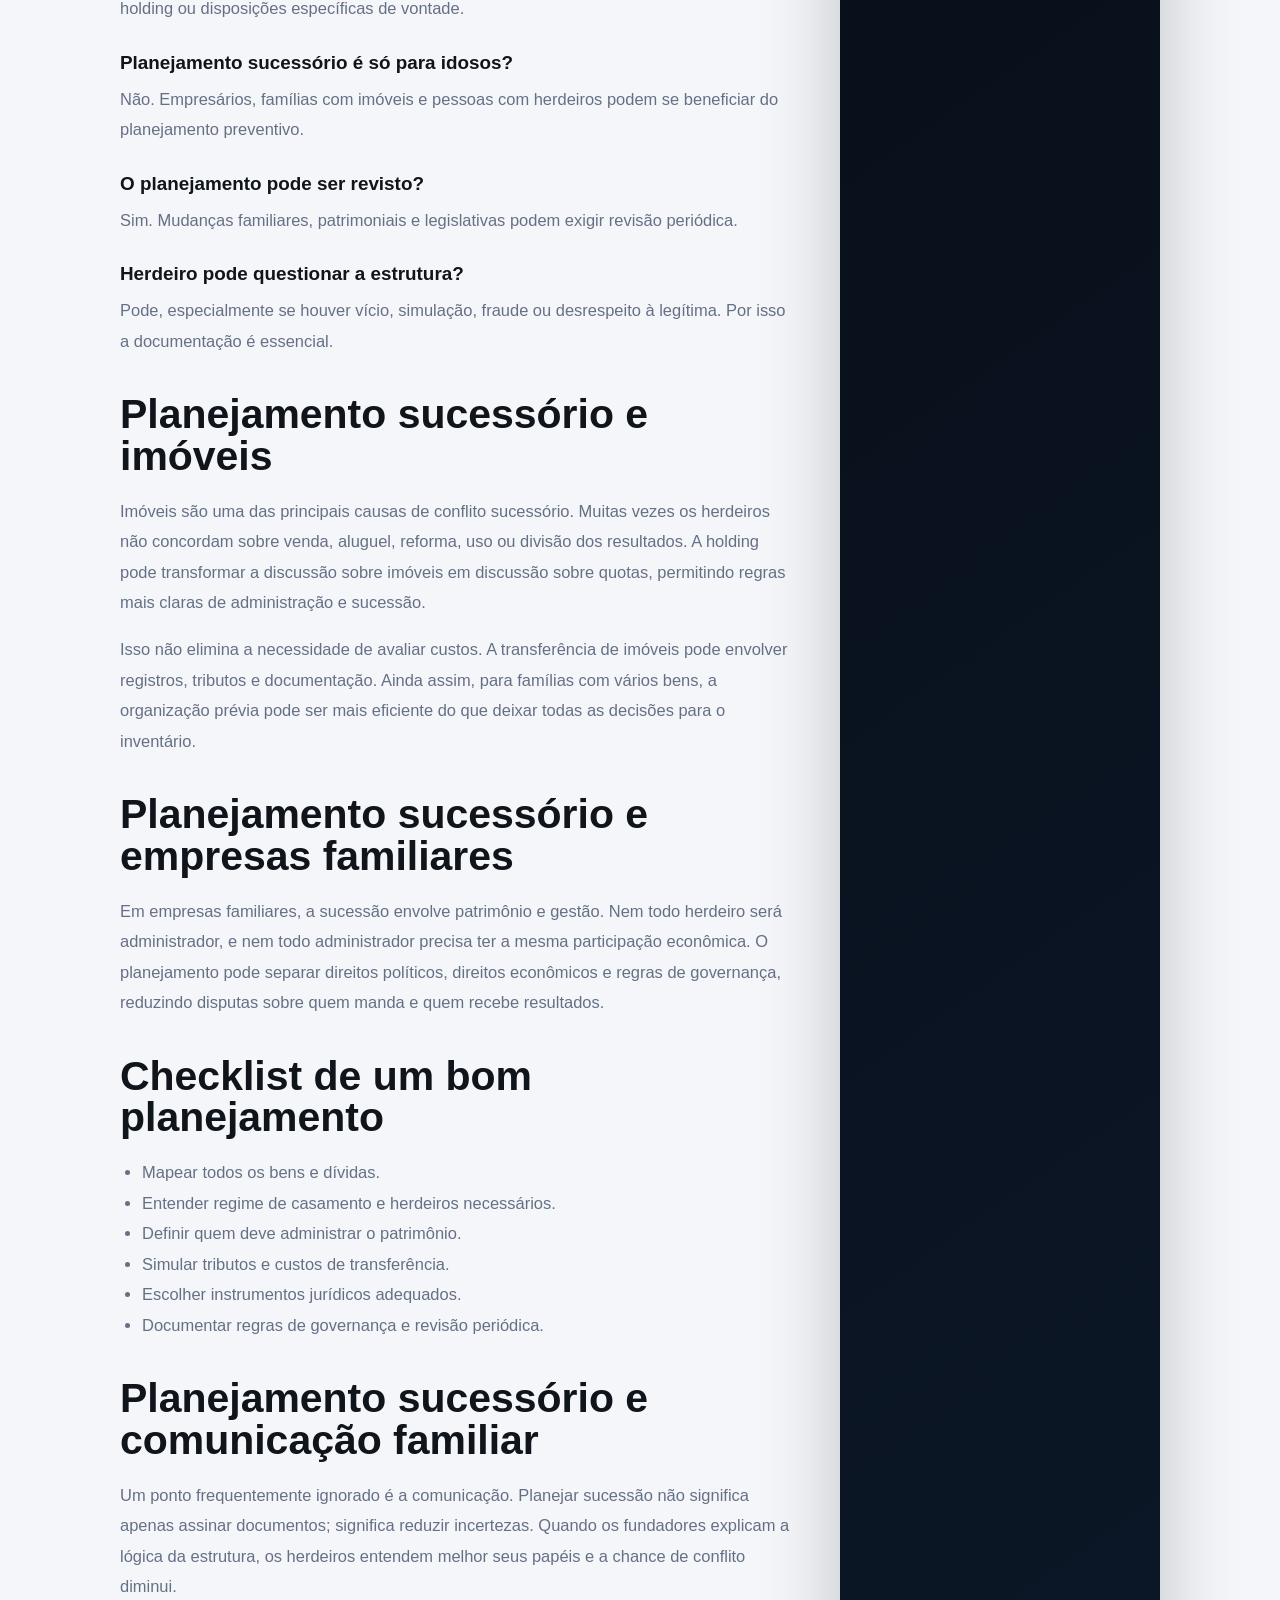
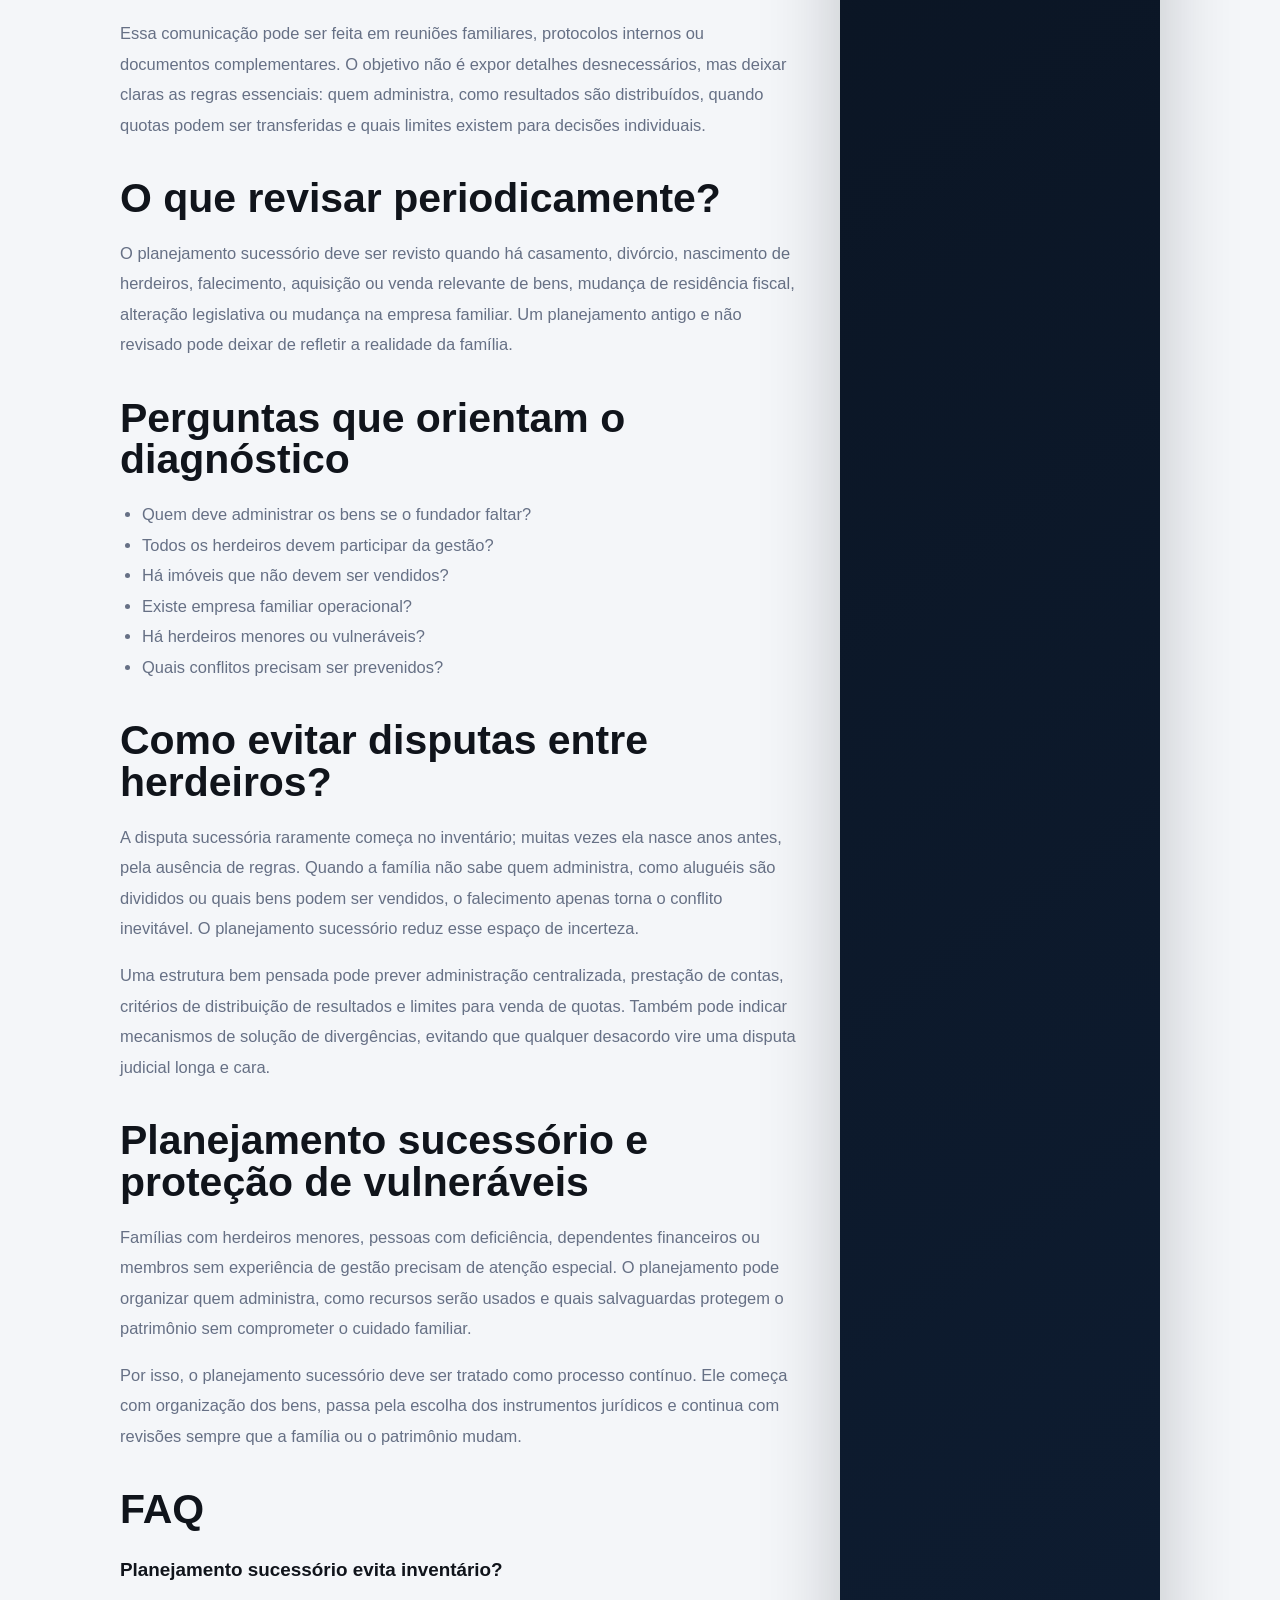
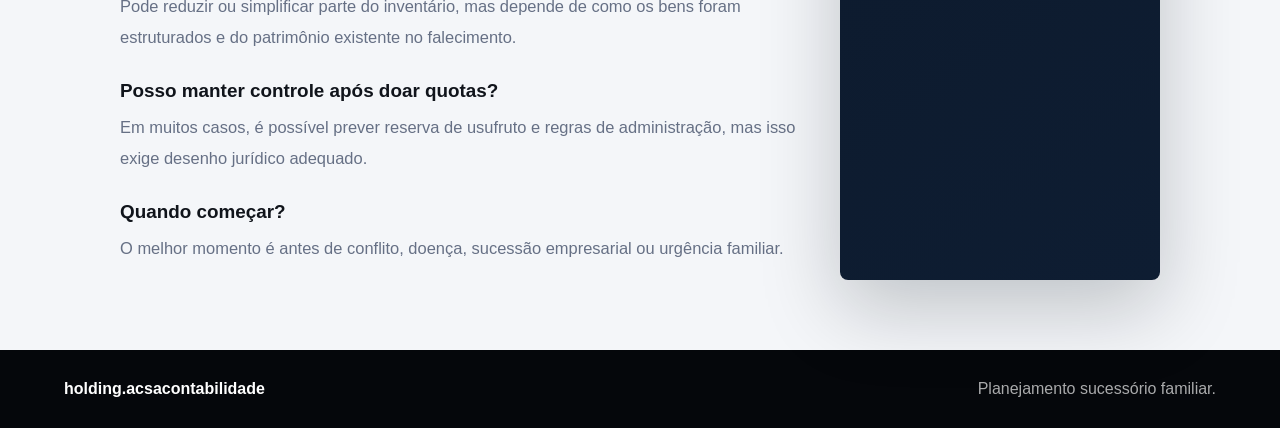
<file: planejamento-sucessorio/index.html>
<!DOCTYPE html>
<html lang="pt-BR"><head><meta charset="UTF-8"><meta name="viewport" content="width=device-width, initial-scale=1.0"><title>Planejamento Sucessório | Holding, Doação e Governança Familiar</title><meta name="description" content="Planejamento sucessório com holding patrimonial, doação de quotas, usufruto e governança para reduzir conflitos familiares."><link rel="canonical" href="https://holding.acsacontabilidade.com.br/planejamento-sucessorio/"><link rel="stylesheet" href="../styles.css"><!-- Google tag (gtag.js) -->
<script async src="https://www.googletagmanager.com/gtag/js?id=AW-16813286700"></script>
<script>
  window.dataLayer = window.dataLayer || [];
  function gtag(){dataLayer.push(arguments);}
  gtag('js', new Date());

  gtag('config', 'AW-16813286700');
</script>
</head>
<body><header class="site-header"><a class="brand" href="../"><img class="brand-logo" src="../assets/acsa-logo.png" alt="ACSA Contabilidade" width="132" height="64"></a><nav class="site-nav"><a href="../holding-patrimonial/">Holding</a><a href="../inventario-e-holding/">Inventário</a><a href="../blog/">Blog</a><a class="nav-cta whatsapp-link" href="#contato">Consultoria</a></nav></header>
<main><section class="page-hero"><div class="inner"><p class="eyebrow">Sucessão familiar</p><h1>Planejamento sucessório para evitar improviso, custos e disputas entre herdeiros.</h1><p>Organizar a sucessão em vida permite dar previsibilidade à família e proteger a continuidade do patrimônio.</p></div></section><section class="content-layout"><article class="rich-content">
<h2>Por que planejar a sucessão?</h2><p>A sucessão sem planejamento costuma ser marcada por inventário, custos, prazos longos e decisões emocionais. Quando bens relevantes ficam sem regras claras, herdeiros podem divergir sobre venda, administração, aluguel, divisão de resultados e continuidade de empresas familiares.</p>
<p>O planejamento sucessório busca antecipar essas decisões. Ele pode envolver holding patrimonial, doação de quotas, testamento, acordo de sócios, cláusulas restritivas, seguro, previdência, reorganização societária e documentos de governança familiar.</p>
<h2>Como a holding entra no planejamento?</h2><p>A holding permite que os bens sejam representados por quotas. Em muitos casos, os fundadores podem doar quotas aos herdeiros com reserva de usufruto, preservando direitos econômicos e regras de administração. Isso pode reduzir disputas futuras e facilitar a transição patrimonial.</p>
<h2>Benefícios do planejamento sucessório</h2><ul><li>Organização documental do patrimônio.</li><li>Previsibilidade para herdeiros e administradores.</li><li>Redução de conflitos familiares.</li><li>Possibilidade de gestão profissionalizada.</li><li>Análise de custos tributários e sucessórios.</li></ul>
<h2>Limites e cuidados</h2><p>O planejamento deve respeitar legítima dos herdeiros necessários, regime de bens, regras societárias, capacidade civil e legislação tributária. Também não pode ser usado para fraudar credores ou simular operações.</p>

<h2>Instrumentos usados no planejamento sucessório</h2><p>O planejamento sucessório pode combinar vários instrumentos. A holding patrimonial é um deles, mas não o único. Dependendo do caso, também podem ser usados testamento, doação, acordo de sócios, pacto antenupcial, seguro de vida, previdência privada, protocolo familiar e reorganização societária.</p>
<p>A escolha depende do objetivo. Se a prioridade é organizar imóveis e aluguéis, a holding pode ser central. Se a preocupação é destinar parte disponível do patrimônio, o testamento pode ser relevante. Se há empresa familiar, acordo de sócios e regras de governança podem ser indispensáveis.</p>
<h2>Doação de quotas com reserva de usufruto</h2><p>Uma das estratégias mais conhecidas envolve a doação de quotas da holding aos herdeiros com reserva de usufruto para os fundadores. Em termos simples, os herdeiros passam a ter quotas, mas os fundadores podem manter determinados direitos econômicos e de administração, conforme a estrutura adotada.</p>
<p>Essa técnica precisa ser bem documentada. É necessário avaliar ITCMD, legítima, regime de casamento, cláusulas restritivas e regras do contrato social. A finalidade deve ser planejamento sucessório real, e não simulação ou tentativa de prejudicar terceiros.</p>
<h2>Sucessão em empresas familiares</h2><p>Quando a família possui empresa operacional, o planejamento sucessório precisa ser ainda mais cuidadoso. Nem todo herdeiro tem interesse ou capacidade para administrar o negócio. A estrutura pode separar patrimônio, gestão e participação econômica. Isso ajuda a preservar a continuidade da empresa e reduz disputas entre familiares que trabalham no negócio e familiares que apenas recebem resultados.</p>
<h2>Riscos de não planejar</h2><p>A falta de planejamento pode levar a inventário demorado, bloqueio de decisões, disputa por administração de imóveis, venda forçada de bens, aumento de custos e deterioração de empresas familiares. Além disso, conflitos sucessórios podem destruir valor patrimonial construído ao longo de décadas.</p>
<h2>Perguntas frequentes adicionais</h2><h3>Testamento e holding podem ser usados juntos?</h3><p>Sim. Eles podem se complementar, especialmente quando há bens que não entram na holding ou disposições específicas de vontade.</p><h3>Planejamento sucessório é só para idosos?</h3><p>Não. Empresários, famílias com imóveis e pessoas com herdeiros podem se beneficiar do planejamento preventivo.</p><h3>O planejamento pode ser revisto?</h3><p>Sim. Mudanças familiares, patrimoniais e legislativas podem exigir revisão periódica.</p><h3>Herdeiro pode questionar a estrutura?</h3><p>Pode, especialmente se houver vício, simulação, fraude ou desrespeito à legítima. Por isso a documentação é essencial.</p>
<h2>Planejamento sucessório e imóveis</h2><p>Imóveis são uma das principais causas de conflito sucessório. Muitas vezes os herdeiros não concordam sobre venda, aluguel, reforma, uso ou divisão dos resultados. A holding pode transformar a discussão sobre imóveis em discussão sobre quotas, permitindo regras mais claras de administração e sucessão.</p><p>Isso não elimina a necessidade de avaliar custos. A transferência de imóveis pode envolver registros, tributos e documentação. Ainda assim, para famílias com vários bens, a organização prévia pode ser mais eficiente do que deixar todas as decisões para o inventário.</p><h2>Planejamento sucessório e empresas familiares</h2><p>Em empresas familiares, a sucessão envolve patrimônio e gestão. Nem todo herdeiro será administrador, e nem todo administrador precisa ter a mesma participação econômica. O planejamento pode separar direitos políticos, direitos econômicos e regras de governança, reduzindo disputas sobre quem manda e quem recebe resultados.</p><h2>Checklist de um bom planejamento</h2><ul><li>Mapear todos os bens e dívidas.</li><li>Entender regime de casamento e herdeiros necessários.</li><li>Definir quem deve administrar o patrimônio.</li><li>Simular tributos e custos de transferência.</li><li>Escolher instrumentos jurídicos adequados.</li><li>Documentar regras de governança e revisão periódica.</li></ul><h2>Planejamento sucessório e comunicação familiar</h2><p>Um ponto frequentemente ignorado é a comunicação. Planejar sucessão não significa apenas assinar documentos; significa reduzir incertezas. Quando os fundadores explicam a lógica da estrutura, os herdeiros entendem melhor seus papéis e a chance de conflito diminui.</p><p>Essa comunicação pode ser feita em reuniões familiares, protocolos internos ou documentos complementares. O objetivo não é expor detalhes desnecessários, mas deixar claras as regras essenciais: quem administra, como resultados são distribuídos, quando quotas podem ser transferidas e quais limites existem para decisões individuais.</p><h2>O que revisar periodicamente?</h2><p>O planejamento sucessório deve ser revisto quando há casamento, divórcio, nascimento de herdeiros, falecimento, aquisição ou venda relevante de bens, mudança de residência fiscal, alteração legislativa ou mudança na empresa familiar. Um planejamento antigo e não revisado pode deixar de refletir a realidade da família.</p><h2>Perguntas que orientam o diagnóstico</h2><ul><li>Quem deve administrar os bens se o fundador faltar?</li><li>Todos os herdeiros devem participar da gestão?</li><li>Há imóveis que não devem ser vendidos?</li><li>Existe empresa familiar operacional?</li><li>Há herdeiros menores ou vulneráveis?</li><li>Quais conflitos precisam ser prevenidos?</li></ul><h2>Como evitar disputas entre herdeiros?</h2><p>A disputa sucessória raramente começa no inventário; muitas vezes ela nasce anos antes, pela ausência de regras. Quando a família não sabe quem administra, como aluguéis são divididos ou quais bens podem ser vendidos, o falecimento apenas torna o conflito inevitável. O planejamento sucessório reduz esse espaço de incerteza.</p><p>Uma estrutura bem pensada pode prever administração centralizada, prestação de contas, critérios de distribuição de resultados e limites para venda de quotas. Também pode indicar mecanismos de solução de divergências, evitando que qualquer desacordo vire uma disputa judicial longa e cara.</p><h2>Planejamento sucessório e proteção de vulneráveis</h2><p>Famílias com herdeiros menores, pessoas com deficiência, dependentes financeiros ou membros sem experiência de gestão precisam de atenção especial. O planejamento pode organizar quem administra, como recursos serão usados e quais salvaguardas protegem o patrimônio sem comprometer o cuidado familiar.</p><p>Por isso, o planejamento sucessório deve ser tratado como processo contínuo. Ele começa com organização dos bens, passa pela escolha dos instrumentos jurídicos e continua com revisões sempre que a família ou o patrimônio mudam.</p><h2>FAQ</h2><h3>Planejamento sucessório evita inventário?</h3><p>Pode reduzir ou simplificar parte do inventário, mas depende de como os bens foram estruturados e do patrimônio existente no falecimento.</p><h3>Posso manter controle após doar quotas?</h3><p>Em muitos casos, é possível prever reserva de usufruto e regras de administração, mas isso exige desenho jurídico adequado.</p><h3>Quando começar?</h3><p>O melhor momento é antes de conflito, doença, sucessão empresarial ou urgência familiar.</p>
</article><aside class="sidebar-card" id="contato"><h3>Evite conflitos futuros</h3><p>Receba orientação sobre holding, doação de quotas e governança familiar.</p><a class="button primary whatsapp-link" href="#">Falar no WhatsApp</a><div class="internal-links"><a href="../holding-familiar/">Holding familiar</a><a href="../inventario-e-holding/">Inventário e holding</a></div></aside></section></main><footer class="site-footer"><p>holding.acsacontabilidade</p><span>Planejamento sucessório familiar.</span></footer><script src="../script.js"></script></body></html>
</file>
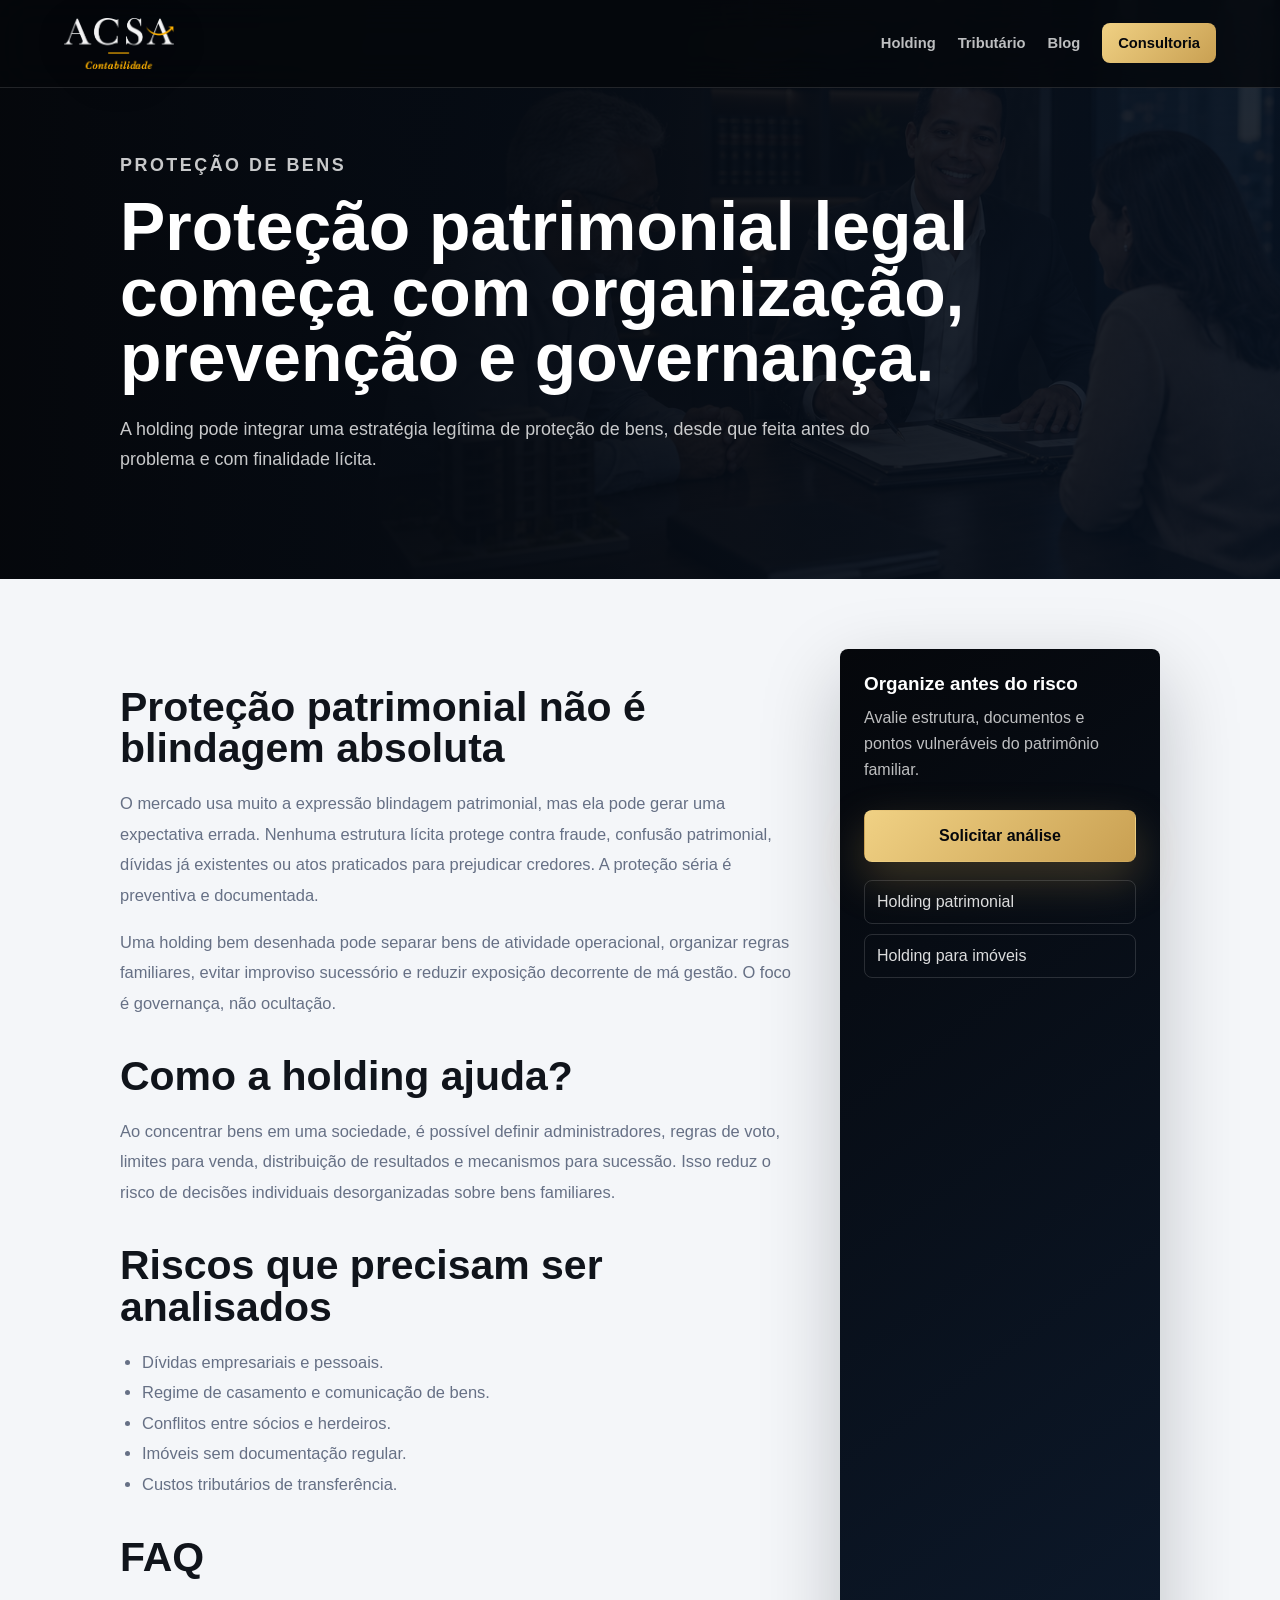
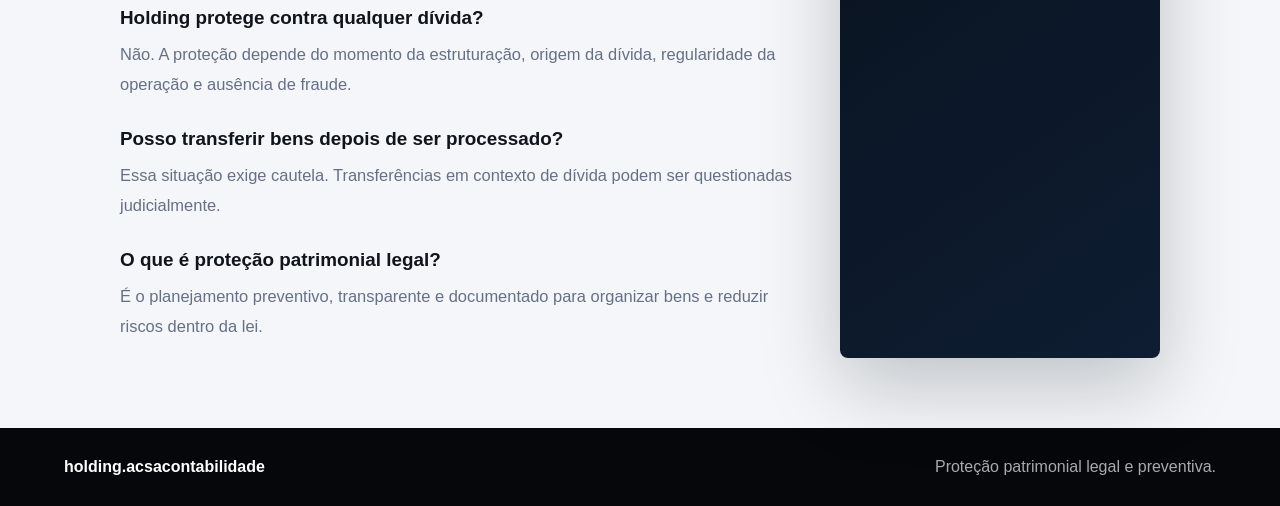
<file: protecao-patrimonial/index.html>
<!DOCTYPE html>
<html lang="pt-BR"><head><meta charset="UTF-8"><meta name="viewport" content="width=device-width, initial-scale=1.0"><title>Proteção Patrimonial Legal | Holding e Organização de Bens</title><meta name="description" content="Proteção patrimonial legal com holding, governança e organização preventiva de bens familiares e empresariais."><link rel="canonical" href="https://holding.acsacontabilidade.com.br/protecao-patrimonial/"><link rel="stylesheet" href="../styles.css"><!-- Google tag (gtag.js) -->
<script async src="https://www.googletagmanager.com/gtag/js?id=AW-16813286700"></script>
<script>
  window.dataLayer = window.dataLayer || [];
  function gtag(){dataLayer.push(arguments);}
  gtag('js', new Date());

  gtag('config', 'AW-16813286700');
</script>
</head>
<body><header class="site-header"><a class="brand" href="../"><img class="brand-logo" src="../assets/acsa-logo.png" alt="ACSA Contabilidade" width="132" height="64"></a><nav class="site-nav"><a href="../holding-patrimonial/">Holding</a><a href="../economia-tributaria/">Tributário</a><a href="../blog/">Blog</a><a class="nav-cta whatsapp-link" href="#contato">Consultoria</a></nav></header>
<main><section class="page-hero"><div class="inner"><p class="eyebrow">Proteção de bens</p><h1>Proteção patrimonial legal começa com organização, prevenção e governança.</h1><p>A holding pode integrar uma estratégia legítima de proteção de bens, desde que feita antes do problema e com finalidade lícita.</p></div></section><section class="content-layout"><article class="rich-content">
<h2>Proteção patrimonial não é blindagem absoluta</h2><p>O mercado usa muito a expressão blindagem patrimonial, mas ela pode gerar uma expectativa errada. Nenhuma estrutura lícita protege contra fraude, confusão patrimonial, dívidas já existentes ou atos praticados para prejudicar credores. A proteção séria é preventiva e documentada.</p>
<p>Uma holding bem desenhada pode separar bens de atividade operacional, organizar regras familiares, evitar improviso sucessório e reduzir exposição decorrente de má gestão. O foco é governança, não ocultação.</p>
<h2>Como a holding ajuda?</h2><p>Ao concentrar bens em uma sociedade, é possível definir administradores, regras de voto, limites para venda, distribuição de resultados e mecanismos para sucessão. Isso reduz o risco de decisões individuais desorganizadas sobre bens familiares.</p>
<h2>Riscos que precisam ser analisados</h2><ul><li>Dívidas empresariais e pessoais.</li><li>Regime de casamento e comunicação de bens.</li><li>Conflitos entre sócios e herdeiros.</li><li>Imóveis sem documentação regular.</li><li>Custos tributários de transferência.</li></ul>
<h2>FAQ</h2><h3>Holding protege contra qualquer dívida?</h3><p>Não. A proteção depende do momento da estruturação, origem da dívida, regularidade da operação e ausência de fraude.</p><h3>Posso transferir bens depois de ser processado?</h3><p>Essa situação exige cautela. Transferências em contexto de dívida podem ser questionadas judicialmente.</p><h3>O que é proteção patrimonial legal?</h3><p>É o planejamento preventivo, transparente e documentado para organizar bens e reduzir riscos dentro da lei.</p>
</article><aside class="sidebar-card" id="contato"><h3>Organize antes do risco</h3><p>Avalie estrutura, documentos e pontos vulneráveis do patrimônio familiar.</p><a class="button primary whatsapp-link" href="#">Solicitar análise</a><div class="internal-links"><a href="../holding-patrimonial/">Holding patrimonial</a><a href="../holding-para-imoveis/">Holding para imóveis</a></div></aside></section></main><footer class="site-footer"><p>holding.acsacontabilidade</p><span>Proteção patrimonial legal e preventiva.</span></footer><script src="../script.js"></script></body></html>
</file>
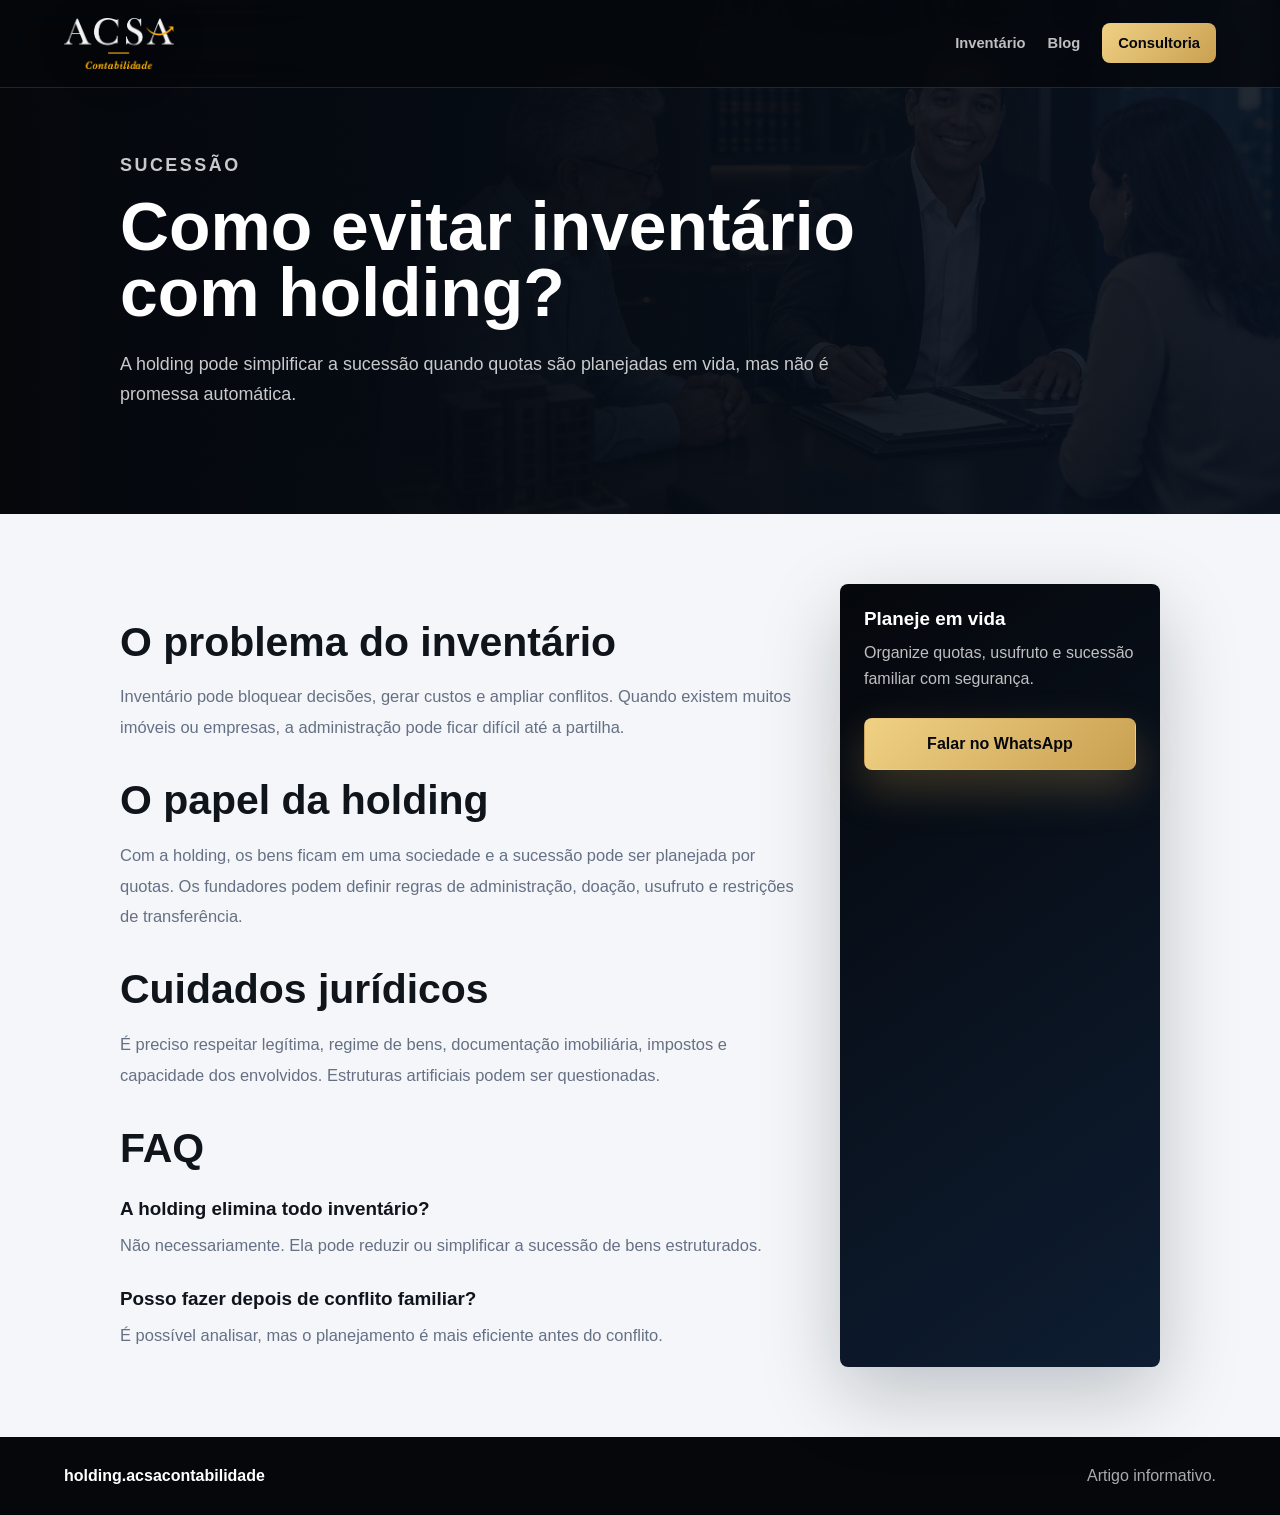
<file: blog/como-evitar-inventario-com-holding/index.html>
<!DOCTYPE html><html lang="pt-BR"><head><meta charset="UTF-8"><meta name="viewport" content="width=device-width, initial-scale=1.0"><title>Como Evitar Inventário com Holding Familiar?</title><meta name="description" content="Entenda como a holding familiar pode ajudar no planejamento sucessório e reduzir conflitos no inventário."><link rel="canonical" href="https://holding.acsacontabilidade.com.br/blog/como-evitar-inventario-com-holding/"><link rel="stylesheet" href="../../styles.css"><!-- Google tag (gtag.js) -->
<script async src="https://www.googletagmanager.com/gtag/js?id=AW-16813286700"></script>
<script>
  window.dataLayer = window.dataLayer || [];
  function gtag(){dataLayer.push(arguments);}
  gtag('js', new Date());

  gtag('config', 'AW-16813286700');
</script>
</head><body><header class="site-header"><a class="brand" href="../../"><img class="brand-logo" src="../../assets/acsa-logo.png" alt="ACSA Contabilidade" width="132" height="64"></a><nav class="site-nav"><a href="../../inventario-e-holding/">Inventário</a><a href="../">Blog</a><a class="nav-cta whatsapp-link" href="#contato">Consultoria</a></nav></header><main><section class="page-hero"><div class="inner"><p class="eyebrow">Sucessão</p><h1>Como evitar inventário com holding?</h1><p>A holding pode simplificar a sucessão quando quotas são planejadas em vida, mas não é promessa automática.</p></div></section><section class="content-layout"><article class="rich-content"><h2>O problema do inventário</h2><p>Inventário pode bloquear decisões, gerar custos e ampliar conflitos. Quando existem muitos imóveis ou empresas, a administração pode ficar difícil até a partilha.</p><h2>O papel da holding</h2><p>Com a holding, os bens ficam em uma sociedade e a sucessão pode ser planejada por quotas. Os fundadores podem definir regras de administração, doação, usufruto e restrições de transferência.</p><h2>Cuidados jurídicos</h2><p>É preciso respeitar legítima, regime de bens, documentação imobiliária, impostos e capacidade dos envolvidos. Estruturas artificiais podem ser questionadas.</p><h2>FAQ</h2><h3>A holding elimina todo inventário?</h3><p>Não necessariamente. Ela pode reduzir ou simplificar a sucessão de bens estruturados.</p><h3>Posso fazer depois de conflito familiar?</h3><p>É possível analisar, mas o planejamento é mais eficiente antes do conflito.</p></article><aside class="sidebar-card" id="contato"><h3>Planeje em vida</h3><p>Organize quotas, usufruto e sucessão familiar com segurança.</p><a class="button primary whatsapp-link" href="#">Falar no WhatsApp</a></aside></section></main><footer class="site-footer"><p>holding.acsacontabilidade</p><span>Artigo informativo.</span></footer><script src="../../script.js"></script></body></html>
</file>
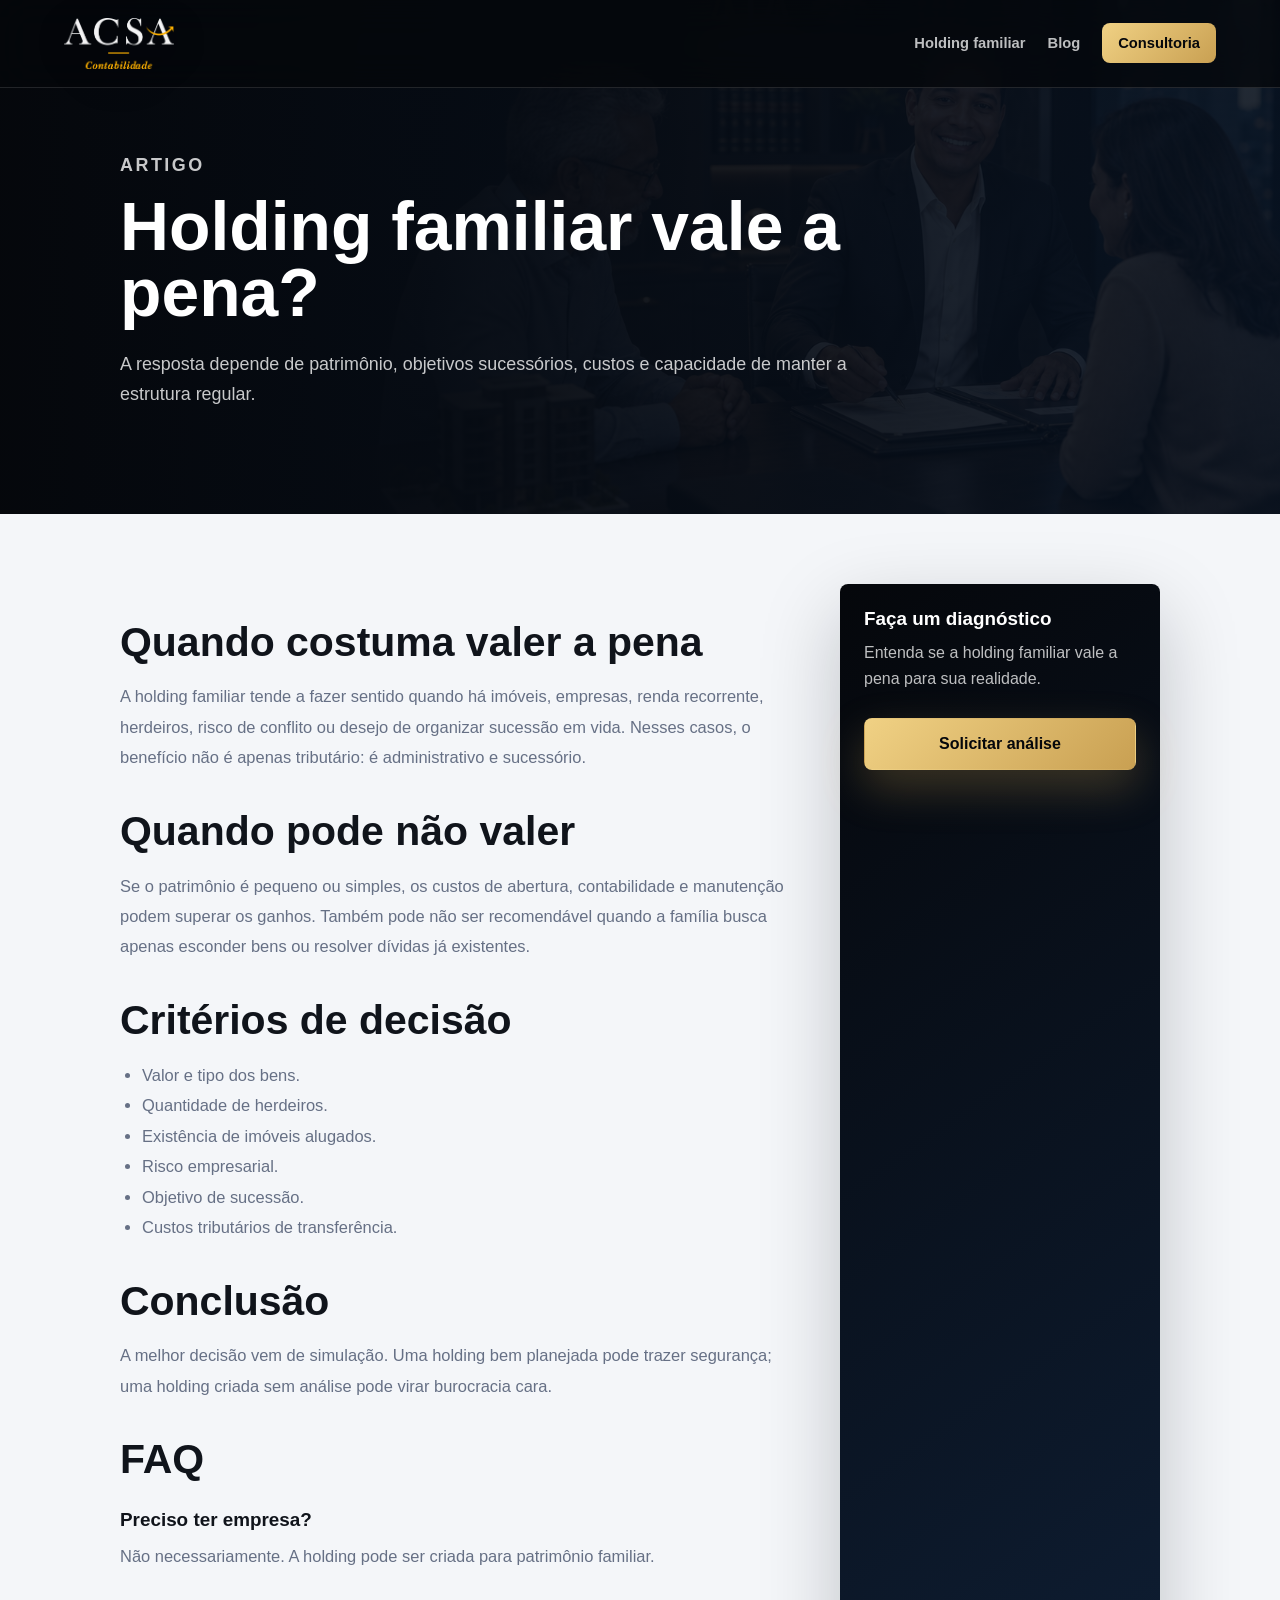
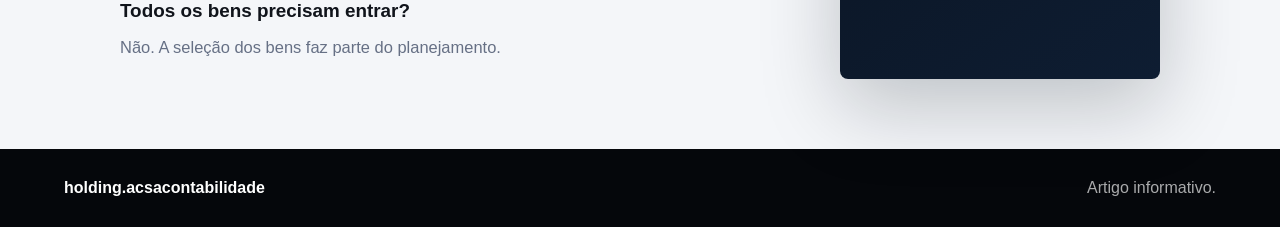
<file: blog/holding-familiar-vale-a-pena/index.html>
<!DOCTYPE html><html lang="pt-BR"><head><meta charset="UTF-8"><meta name="viewport" content="width=device-width, initial-scale=1.0"><title>Holding Familiar Vale a Pena? Critérios para Decidir</title><meta name="description" content="Saiba quando holding familiar vale a pena, quais benefícios considerar, custos e riscos antes de criar a estrutura."><link rel="canonical" href="https://holding.acsacontabilidade.com.br/blog/holding-familiar-vale-a-pena/"><link rel="stylesheet" href="../../styles.css"><!-- Google tag (gtag.js) -->
<script async src="https://www.googletagmanager.com/gtag/js?id=AW-16813286700"></script>
<script>
  window.dataLayer = window.dataLayer || [];
  function gtag(){dataLayer.push(arguments);}
  gtag('js', new Date());

  gtag('config', 'AW-16813286700');
</script>
</head><body><header class="site-header"><a class="brand" href="../../"><img class="brand-logo" src="../../assets/acsa-logo.png" alt="ACSA Contabilidade" width="132" height="64"></a><nav class="site-nav"><a href="../../holding-familiar/">Holding familiar</a><a href="../">Blog</a><a class="nav-cta whatsapp-link" href="#contato">Consultoria</a></nav></header><main><section class="page-hero"><div class="inner"><p class="eyebrow">Artigo</p><h1>Holding familiar vale a pena?</h1><p>A resposta depende de patrimônio, objetivos sucessórios, custos e capacidade de manter a estrutura regular.</p></div></section><section class="content-layout"><article class="rich-content"><h2>Quando costuma valer a pena</h2><p>A holding familiar tende a fazer sentido quando há imóveis, empresas, renda recorrente, herdeiros, risco de conflito ou desejo de organizar sucessão em vida. Nesses casos, o benefício não é apenas tributário: é administrativo e sucessório.</p><h2>Quando pode não valer</h2><p>Se o patrimônio é pequeno ou simples, os custos de abertura, contabilidade e manutenção podem superar os ganhos. Também pode não ser recomendável quando a família busca apenas esconder bens ou resolver dívidas já existentes.</p><h2>Critérios de decisão</h2><ul><li>Valor e tipo dos bens.</li><li>Quantidade de herdeiros.</li><li>Existência de imóveis alugados.</li><li>Risco empresarial.</li><li>Objetivo de sucessão.</li><li>Custos tributários de transferência.</li></ul><h2>Conclusão</h2><p>A melhor decisão vem de simulação. Uma holding bem planejada pode trazer segurança; uma holding criada sem análise pode virar burocracia cara.</p><h2>FAQ</h2><h3>Preciso ter empresa?</h3><p>Não necessariamente. A holding pode ser criada para patrimônio familiar.</p><h3>Todos os bens precisam entrar?</h3><p>Não. A seleção dos bens faz parte do planejamento.</p></article><aside class="sidebar-card" id="contato"><h3>Faça um diagnóstico</h3><p>Entenda se a holding familiar vale a pena para sua realidade.</p><a class="button primary whatsapp-link" href="#">Solicitar análise</a></aside></section></main><footer class="site-footer"><p>holding.acsacontabilidade</p><span>Artigo informativo.</span></footer><script src="../../script.js"></script></body></html>
</file>
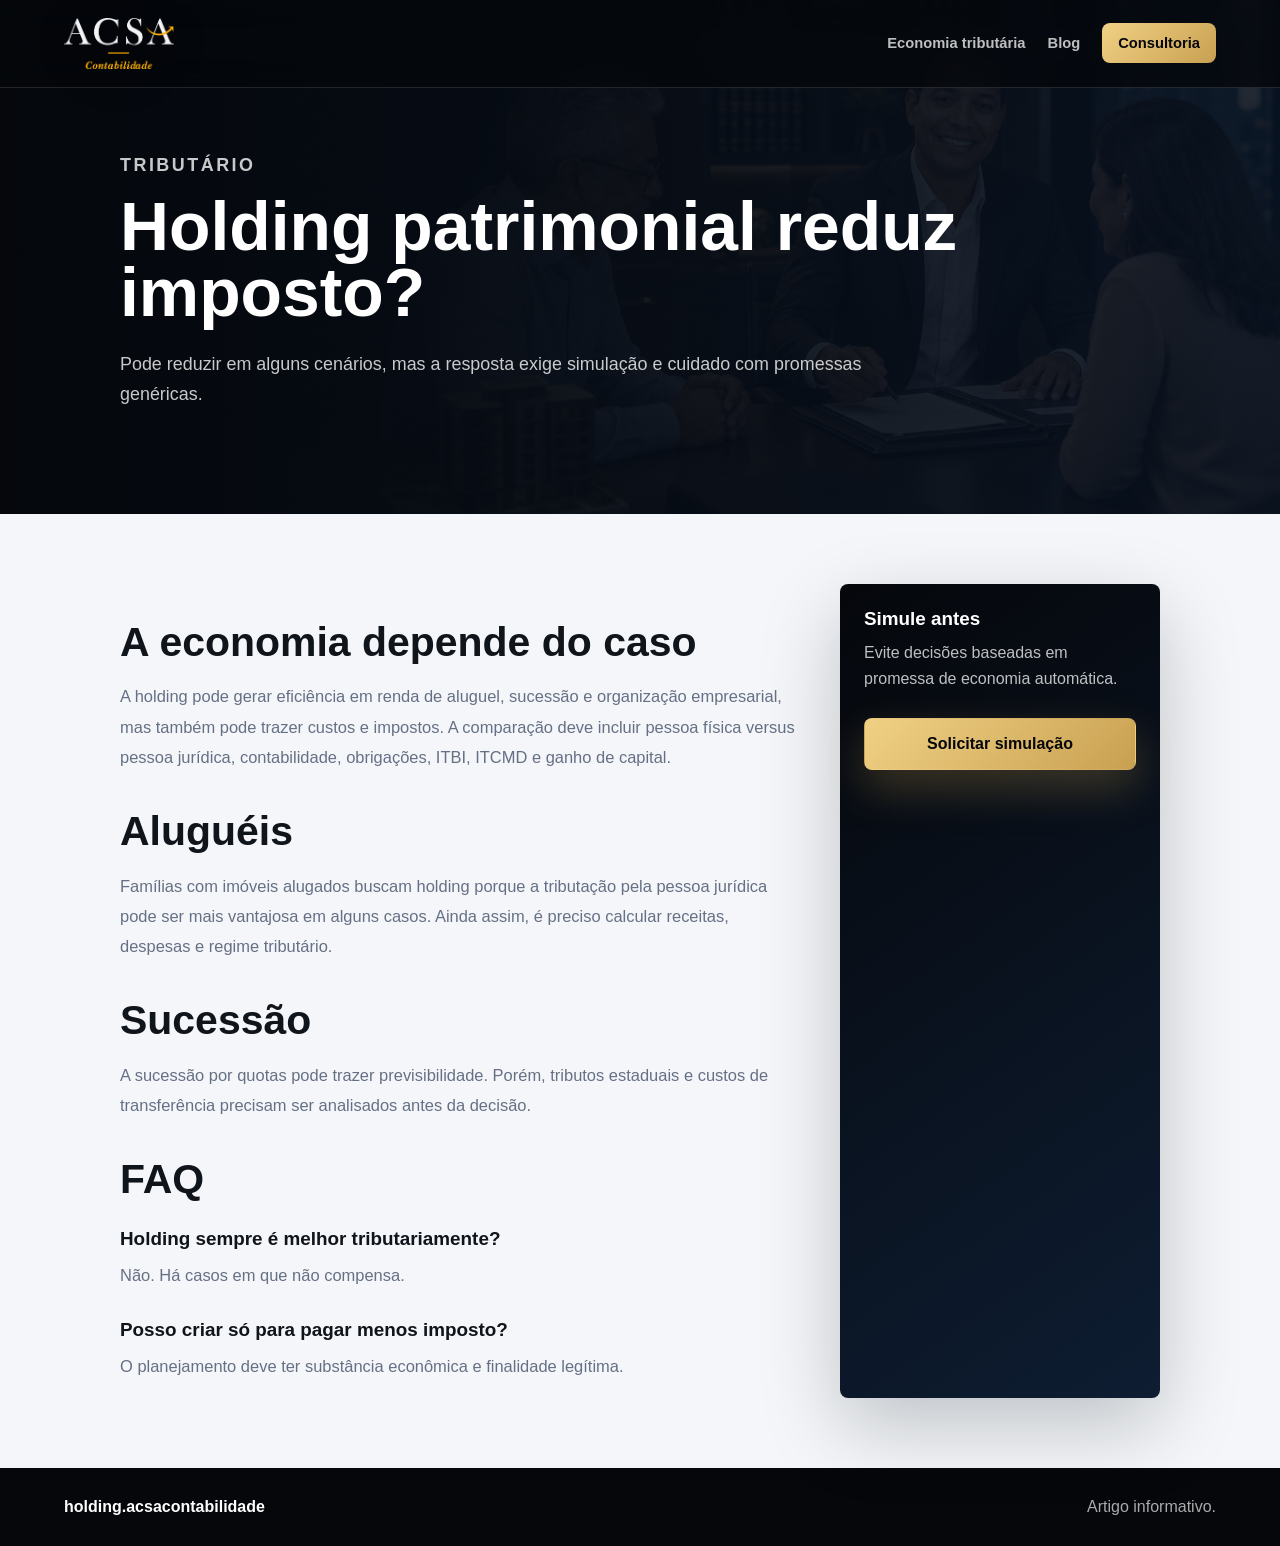
<file: blog/holding-reduz-imposto/index.html>
<!DOCTYPE html><html lang="pt-BR"><head><meta charset="UTF-8"><meta name="viewport" content="width=device-width, initial-scale=1.0"><title>Holding Patrimonial Reduz Imposto?</title><meta name="description" content="Entenda se holding patrimonial reduz imposto, quando pode haver eficiência tributária e quais cuidados tomar."><link rel="canonical" href="https://holding.acsacontabilidade.com.br/blog/holding-reduz-imposto/"><link rel="stylesheet" href="../../styles.css"><!-- Google tag (gtag.js) -->
<script async src="https://www.googletagmanager.com/gtag/js?id=AW-16813286700"></script>
<script>
  window.dataLayer = window.dataLayer || [];
  function gtag(){dataLayer.push(arguments);}
  gtag('js', new Date());

  gtag('config', 'AW-16813286700');
</script>
</head><body><header class="site-header"><a class="brand" href="../../"><img class="brand-logo" src="../../assets/acsa-logo.png" alt="ACSA Contabilidade" width="132" height="64"></a><nav class="site-nav"><a href="../../economia-tributaria/">Economia tributária</a><a href="../">Blog</a><a class="nav-cta whatsapp-link" href="#contato">Consultoria</a></nav></header><main><section class="page-hero"><div class="inner"><p class="eyebrow">Tributário</p><h1>Holding patrimonial reduz imposto?</h1><p>Pode reduzir em alguns cenários, mas a resposta exige simulação e cuidado com promessas genéricas.</p></div></section><section class="content-layout"><article class="rich-content"><h2>A economia depende do caso</h2><p>A holding pode gerar eficiência em renda de aluguel, sucessão e organização empresarial, mas também pode trazer custos e impostos. A comparação deve incluir pessoa física versus pessoa jurídica, contabilidade, obrigações, ITBI, ITCMD e ganho de capital.</p><h2>Aluguéis</h2><p>Famílias com imóveis alugados buscam holding porque a tributação pela pessoa jurídica pode ser mais vantajosa em alguns casos. Ainda assim, é preciso calcular receitas, despesas e regime tributário.</p><h2>Sucessão</h2><p>A sucessão por quotas pode trazer previsibilidade. Porém, tributos estaduais e custos de transferência precisam ser analisados antes da decisão.</p><h2>FAQ</h2><h3>Holding sempre é melhor tributariamente?</h3><p>Não. Há casos em que não compensa.</p><h3>Posso criar só para pagar menos imposto?</h3><p>O planejamento deve ter substância econômica e finalidade legítima.</p></article><aside class="sidebar-card" id="contato"><h3>Simule antes</h3><p>Evite decisões baseadas em promessa de economia automática.</p><a class="button primary whatsapp-link" href="#">Solicitar simulação</a></aside></section></main><footer class="site-footer"><p>holding.acsacontabilidade</p><span>Artigo informativo.</span></footer><script src="../../script.js"></script></body></html>
</file>
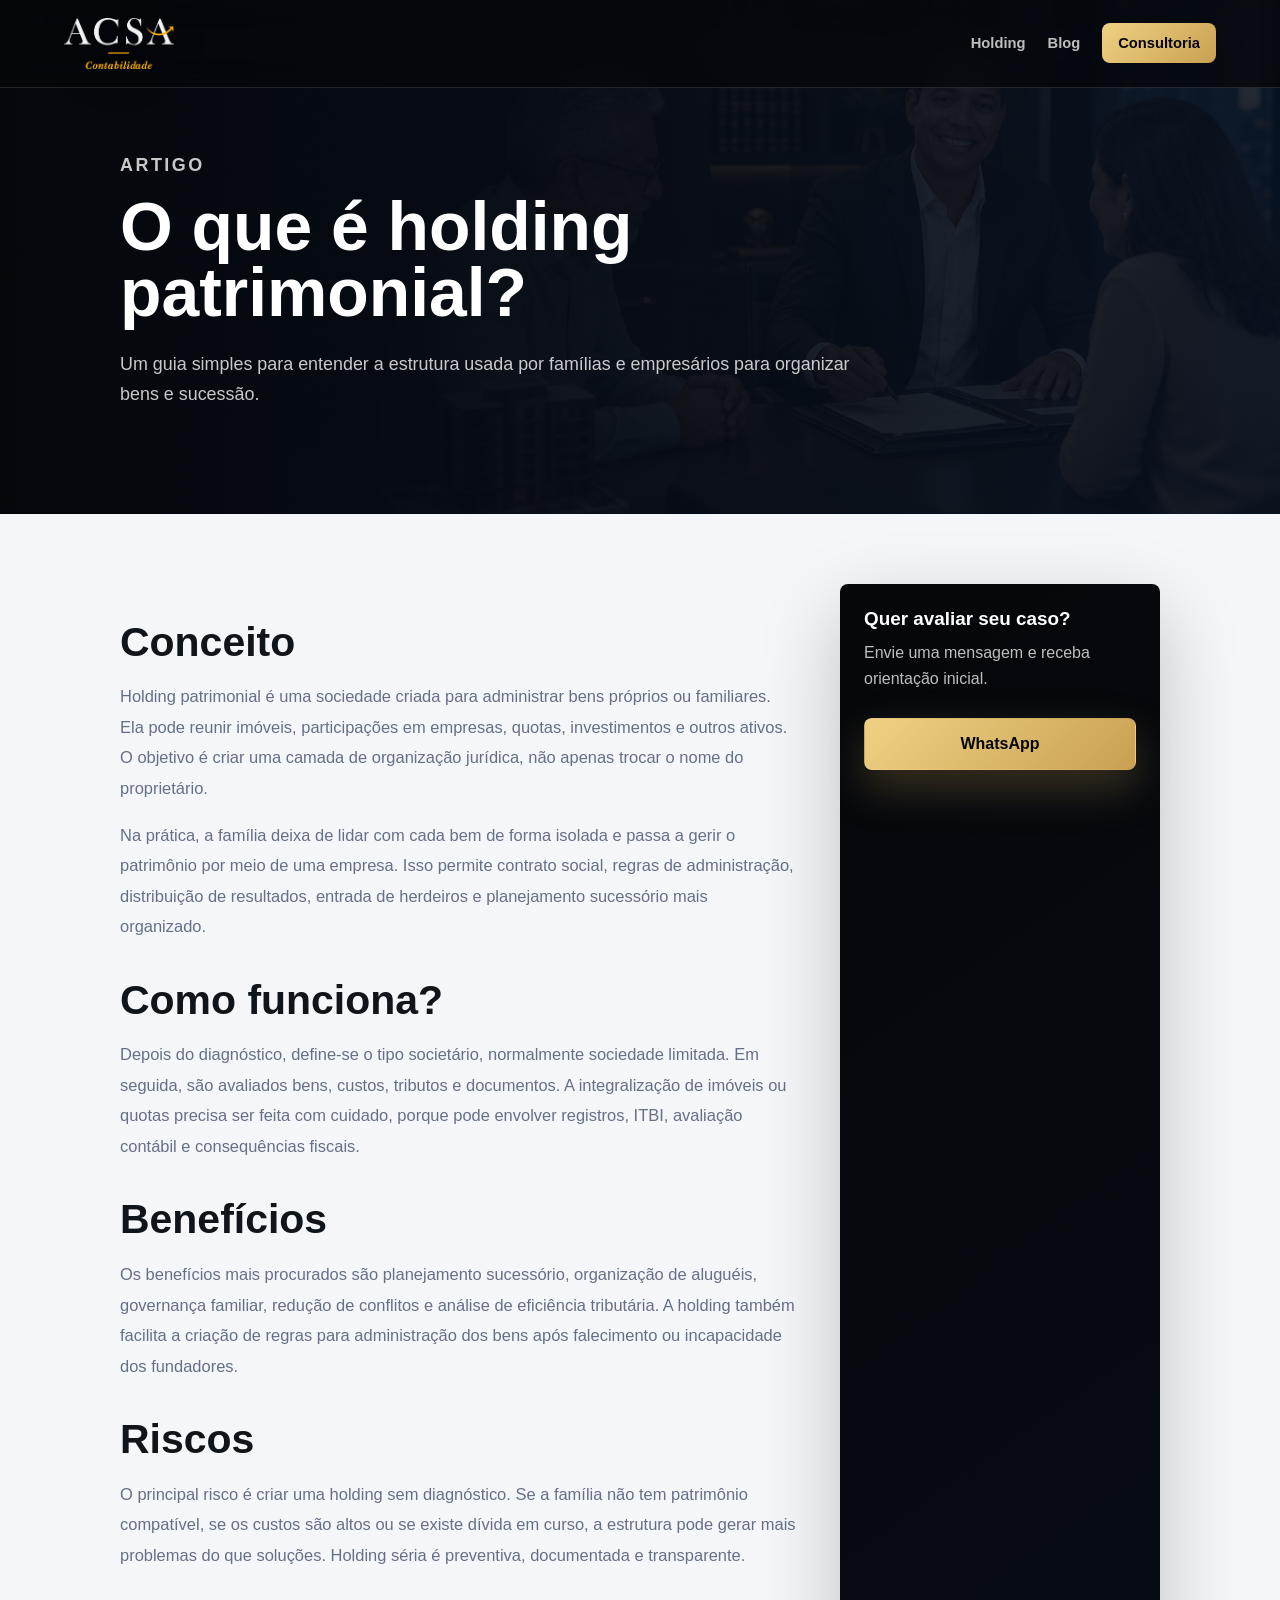
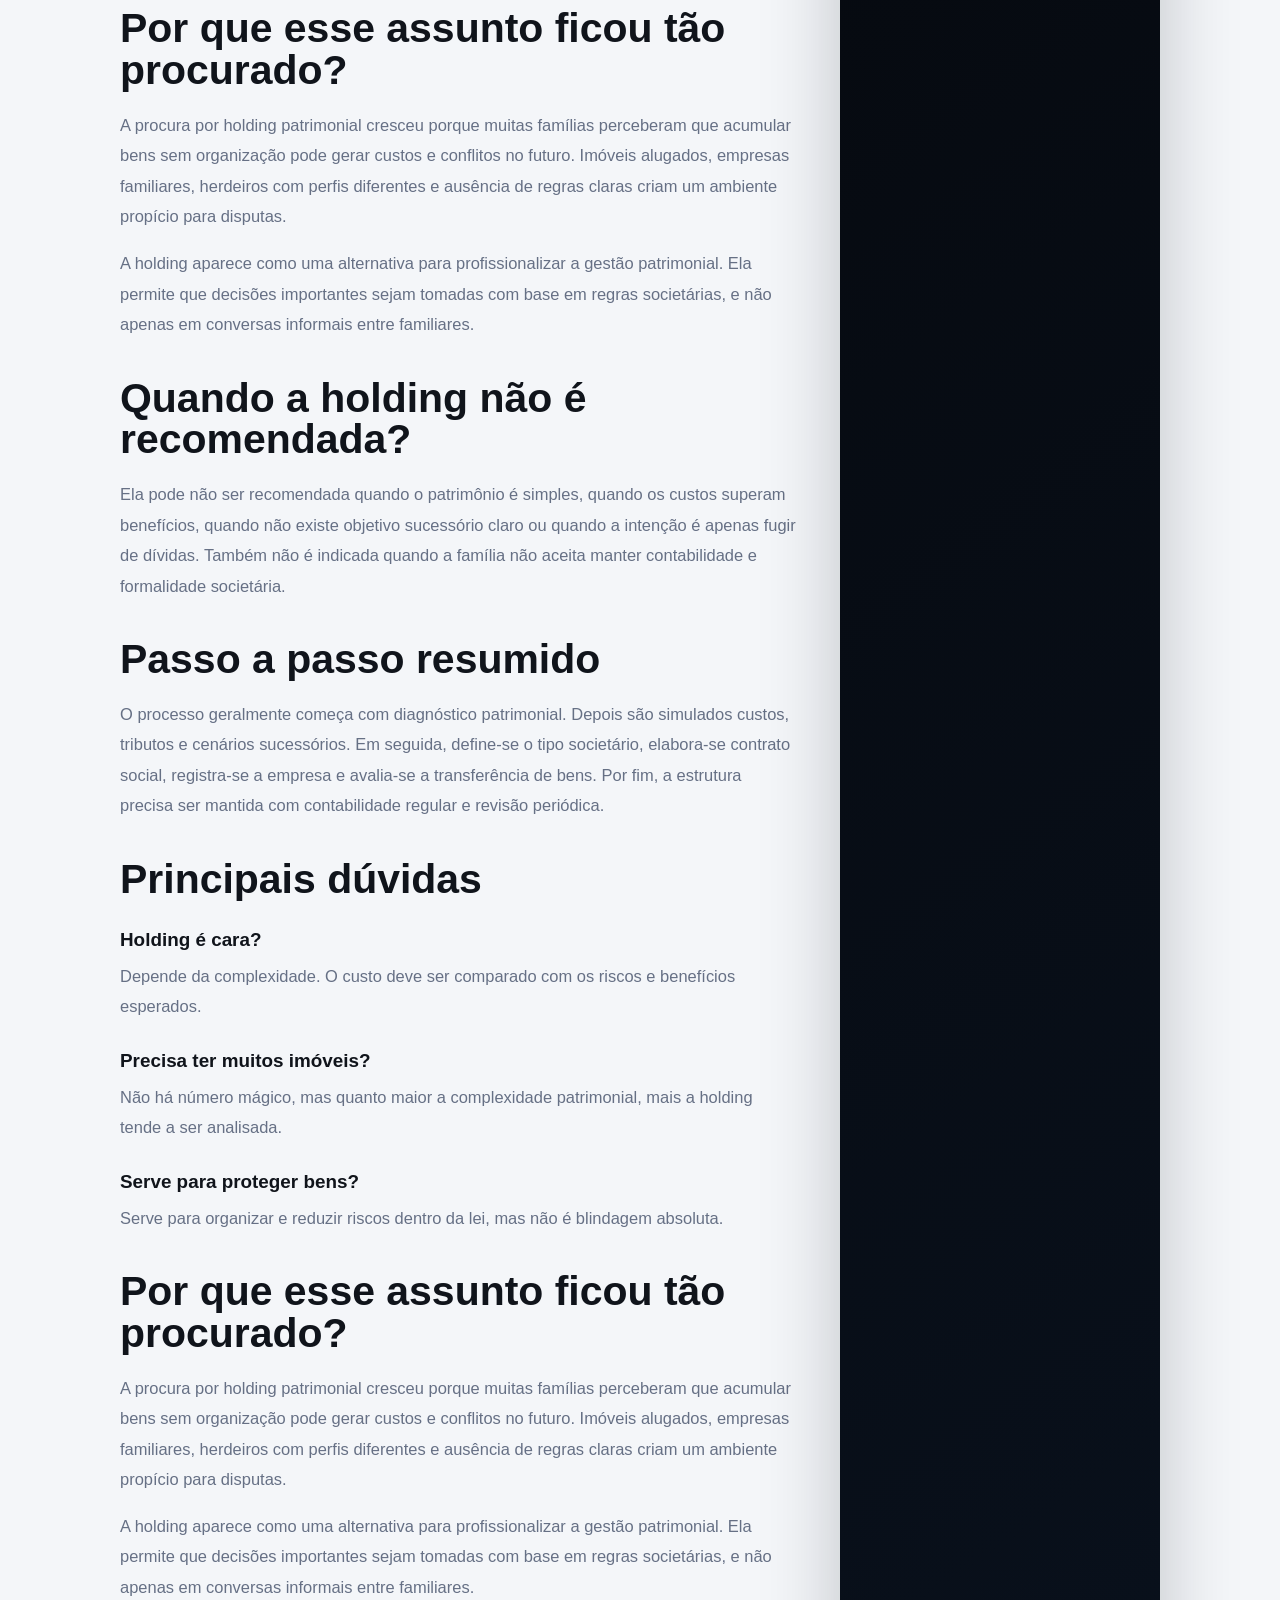
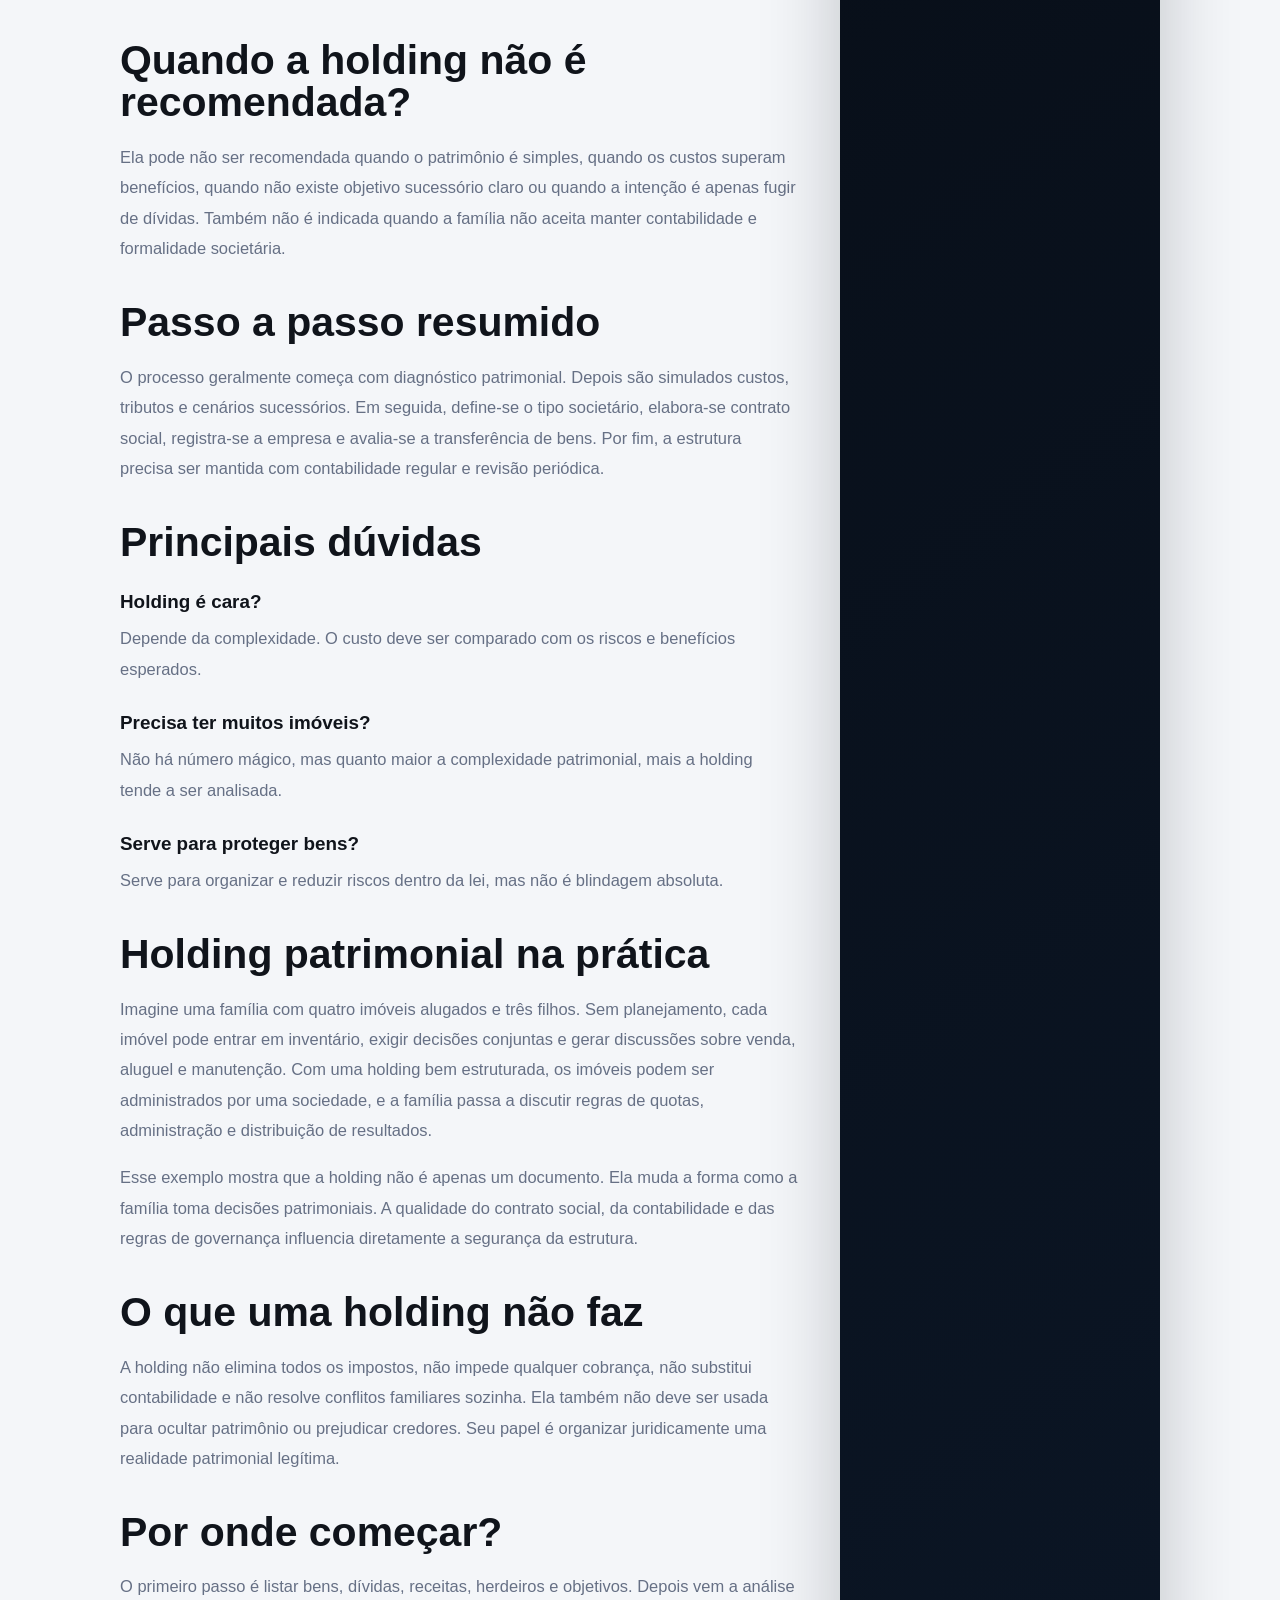
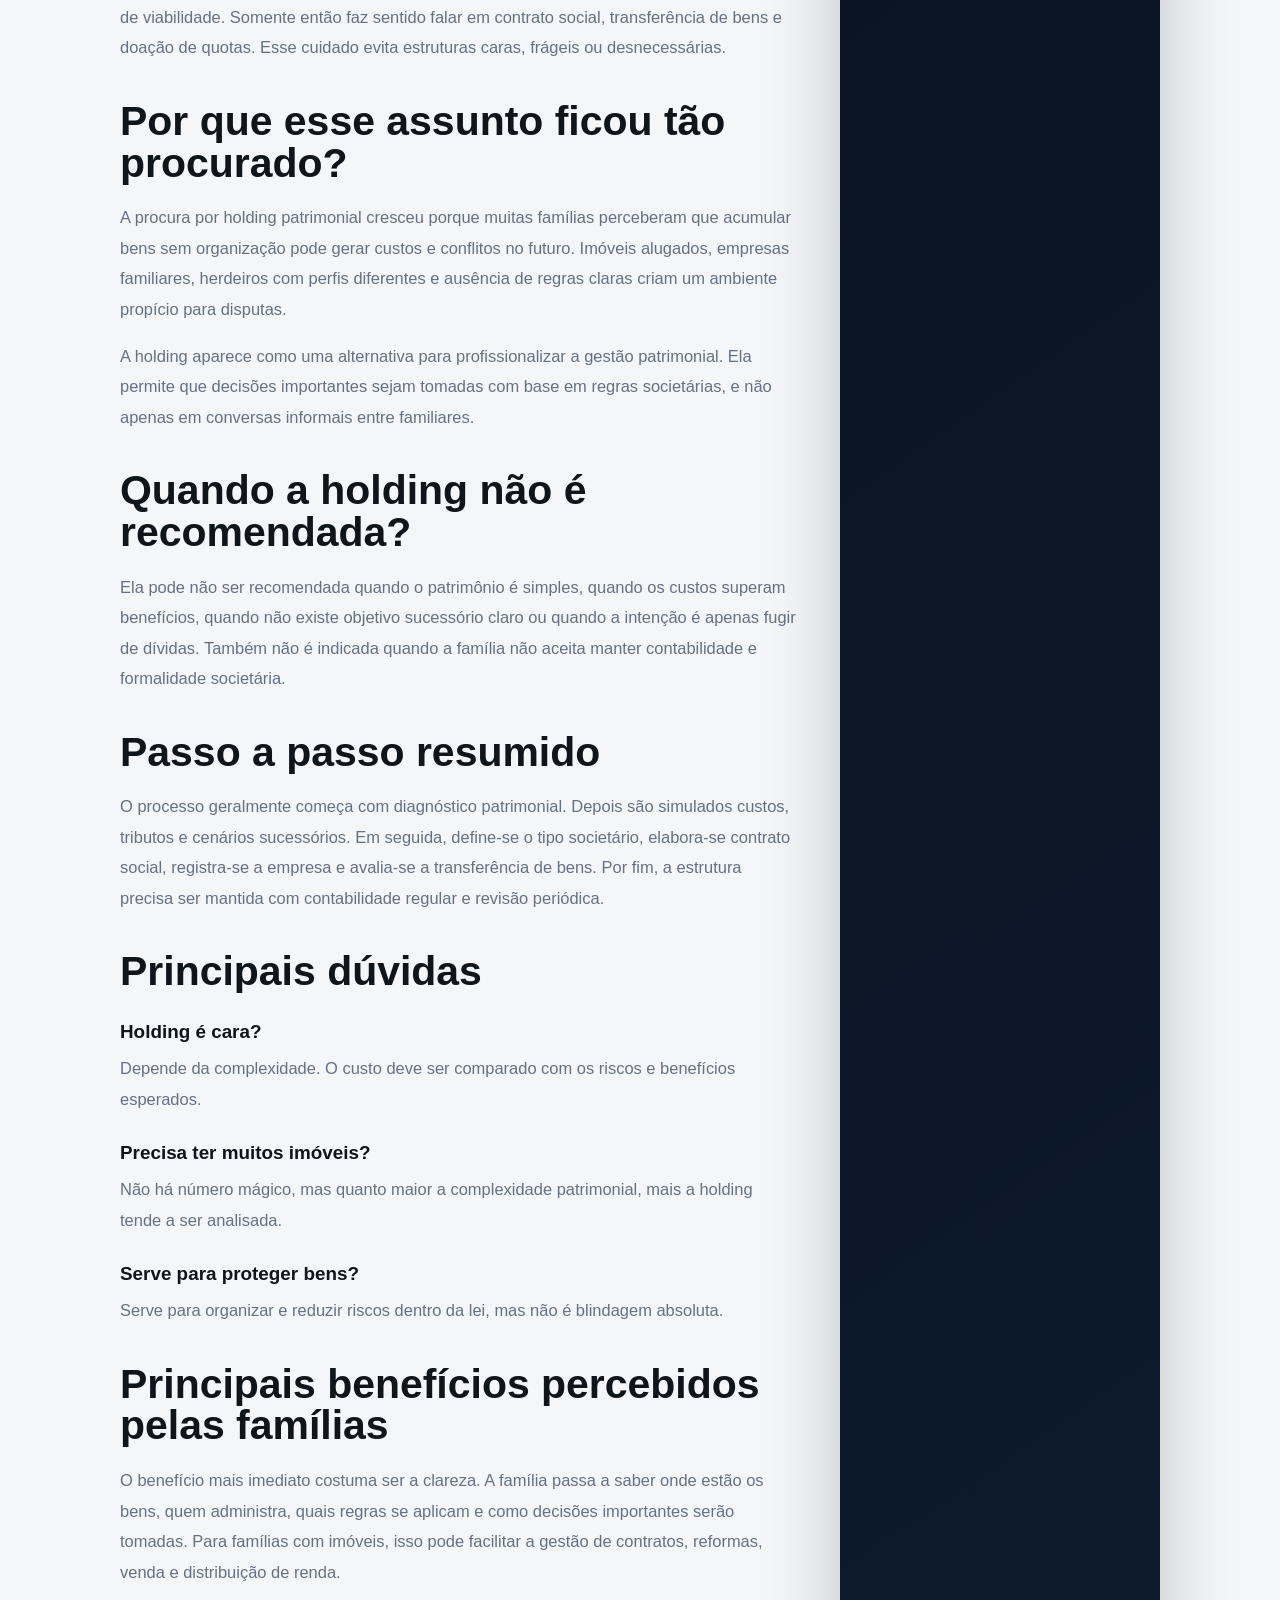
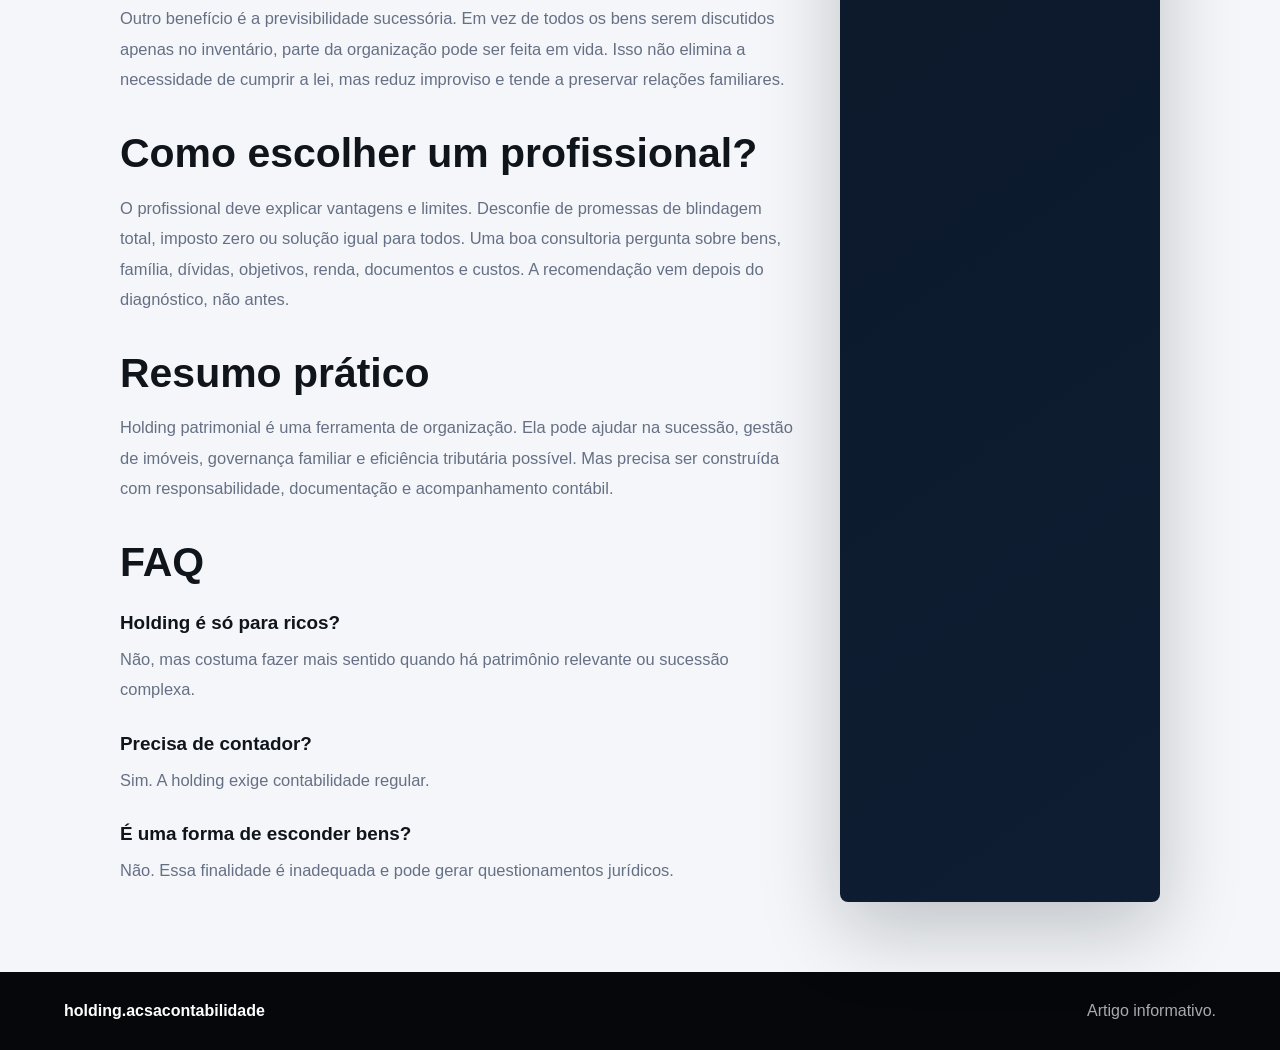
<file: blog/o-que-e-holding-patrimonial/index.html>
<!DOCTYPE html><html lang="pt-BR"><head><meta charset="UTF-8"><meta name="viewport" content="width=device-width, initial-scale=1.0"><title>O que é Holding Patrimonial? Guia para Famílias e Empresários</title><meta name="description" content="O que é holding patrimonial, como funciona, benefícios, riscos, sucessão familiar e proteção de bens."><link rel="canonical" href="https://holding.acsacontabilidade.com.br/blog/o-que-e-holding-patrimonial/"><link rel="stylesheet" href="../../styles.css"><!-- Google tag (gtag.js) -->
<script async src="https://www.googletagmanager.com/gtag/js?id=AW-16813286700"></script>
<script>
  window.dataLayer = window.dataLayer || [];
  function gtag(){dataLayer.push(arguments);}
  gtag('js', new Date());

  gtag('config', 'AW-16813286700');
</script>
</head><body><header class="site-header"><a class="brand" href="../../"><img class="brand-logo" src="../../assets/acsa-logo.png" alt="ACSA Contabilidade" width="132" height="64"></a><nav class="site-nav"><a href="../../holding-patrimonial/">Holding</a><a href="../">Blog</a><a class="nav-cta whatsapp-link" href="#contato">Consultoria</a></nav></header><main><section class="page-hero"><div class="inner"><p class="eyebrow">Artigo</p><h1>O que é holding patrimonial?</h1><p>Um guia simples para entender a estrutura usada por famílias e empresários para organizar bens e sucessão.</p></div></section><section class="content-layout"><article class="rich-content"><h2>Conceito</h2><p>Holding patrimonial é uma sociedade criada para administrar bens próprios ou familiares. Ela pode reunir imóveis, participações em empresas, quotas, investimentos e outros ativos. O objetivo é criar uma camada de organização jurídica, não apenas trocar o nome do proprietário.</p><p>Na prática, a família deixa de lidar com cada bem de forma isolada e passa a gerir o patrimônio por meio de uma empresa. Isso permite contrato social, regras de administração, distribuição de resultados, entrada de herdeiros e planejamento sucessório mais organizado.</p><h2>Como funciona?</h2><p>Depois do diagnóstico, define-se o tipo societário, normalmente sociedade limitada. Em seguida, são avaliados bens, custos, tributos e documentos. A integralização de imóveis ou quotas precisa ser feita com cuidado, porque pode envolver registros, ITBI, avaliação contábil e consequências fiscais.</p><h2>Benefícios</h2><p>Os benefícios mais procurados são planejamento sucessório, organização de aluguéis, governança familiar, redução de conflitos e análise de eficiência tributária. A holding também facilita a criação de regras para administração dos bens após falecimento ou incapacidade dos fundadores.</p><h2>Riscos</h2><p>O principal risco é criar uma holding sem diagnóstico. Se a família não tem patrimônio compatível, se os custos são altos ou se existe dívida em curso, a estrutura pode gerar mais problemas do que soluções. Holding séria é preventiva, documentada e transparente.</p>
<h2>Por que esse assunto ficou tão procurado?</h2><p>A procura por holding patrimonial cresceu porque muitas famílias perceberam que acumular bens sem organização pode gerar custos e conflitos no futuro. Imóveis alugados, empresas familiares, herdeiros com perfis diferentes e ausência de regras claras criam um ambiente propício para disputas.</p><p>A holding aparece como uma alternativa para profissionalizar a gestão patrimonial. Ela permite que decisões importantes sejam tomadas com base em regras societárias, e não apenas em conversas informais entre familiares.</p><h2>Quando a holding não é recomendada?</h2><p>Ela pode não ser recomendada quando o patrimônio é simples, quando os custos superam benefícios, quando não existe objetivo sucessório claro ou quando a intenção é apenas fugir de dívidas. Também não é indicada quando a família não aceita manter contabilidade e formalidade societária.</p><h2>Passo a passo resumido</h2><p>O processo geralmente começa com diagnóstico patrimonial. Depois são simulados custos, tributos e cenários sucessórios. Em seguida, define-se o tipo societário, elabora-se contrato social, registra-se a empresa e avalia-se a transferência de bens. Por fim, a estrutura precisa ser mantida com contabilidade regular e revisão periódica.</p><h2>Principais dúvidas</h2><h3>Holding é cara?</h3><p>Depende da complexidade. O custo deve ser comparado com os riscos e benefícios esperados.</p><h3>Precisa ter muitos imóveis?</h3><p>Não há número mágico, mas quanto maior a complexidade patrimonial, mais a holding tende a ser analisada.</p><h3>Serve para proteger bens?</h3><p>Serve para organizar e reduzir riscos dentro da lei, mas não é blindagem absoluta.</p>

<h2>Por que esse assunto ficou tão procurado?</h2><p>A procura por holding patrimonial cresceu porque muitas famílias perceberam que acumular bens sem organização pode gerar custos e conflitos no futuro. Imóveis alugados, empresas familiares, herdeiros com perfis diferentes e ausência de regras claras criam um ambiente propício para disputas.</p><p>A holding aparece como uma alternativa para profissionalizar a gestão patrimonial. Ela permite que decisões importantes sejam tomadas com base em regras societárias, e não apenas em conversas informais entre familiares.</p><h2>Quando a holding não é recomendada?</h2><p>Ela pode não ser recomendada quando o patrimônio é simples, quando os custos superam benefícios, quando não existe objetivo sucessório claro ou quando a intenção é apenas fugir de dívidas. Também não é indicada quando a família não aceita manter contabilidade e formalidade societária.</p><h2>Passo a passo resumido</h2><p>O processo geralmente começa com diagnóstico patrimonial. Depois são simulados custos, tributos e cenários sucessórios. Em seguida, define-se o tipo societário, elabora-se contrato social, registra-se a empresa e avalia-se a transferência de bens. Por fim, a estrutura precisa ser mantida com contabilidade regular e revisão periódica.</p><h2>Principais dúvidas</h2><h3>Holding é cara?</h3><p>Depende da complexidade. O custo deve ser comparado com os riscos e benefícios esperados.</p><h3>Precisa ter muitos imóveis?</h3><p>Não há número mágico, mas quanto maior a complexidade patrimonial, mais a holding tende a ser analisada.</p><h3>Serve para proteger bens?</h3><p>Serve para organizar e reduzir riscos dentro da lei, mas não é blindagem absoluta.</p>
<h2>Holding patrimonial na prática</h2><p>Imagine uma família com quatro imóveis alugados e três filhos. Sem planejamento, cada imóvel pode entrar em inventário, exigir decisões conjuntas e gerar discussões sobre venda, aluguel e manutenção. Com uma holding bem estruturada, os imóveis podem ser administrados por uma sociedade, e a família passa a discutir regras de quotas, administração e distribuição de resultados.</p><p>Esse exemplo mostra que a holding não é apenas um documento. Ela muda a forma como a família toma decisões patrimoniais. A qualidade do contrato social, da contabilidade e das regras de governança influencia diretamente a segurança da estrutura.</p><h2>O que uma holding não faz</h2><p>A holding não elimina todos os impostos, não impede qualquer cobrança, não substitui contabilidade e não resolve conflitos familiares sozinha. Ela também não deve ser usada para ocultar patrimônio ou prejudicar credores. Seu papel é organizar juridicamente uma realidade patrimonial legítima.</p><h2>Por onde começar?</h2><p>O primeiro passo é listar bens, dívidas, receitas, herdeiros e objetivos. Depois vem a análise de viabilidade. Somente então faz sentido falar em contrato social, transferência de bens e doação de quotas. Esse cuidado evita estruturas caras, frágeis ou desnecessárias.</p>
<h2>Por que esse assunto ficou tão procurado?</h2><p>A procura por holding patrimonial cresceu porque muitas famílias perceberam que acumular bens sem organização pode gerar custos e conflitos no futuro. Imóveis alugados, empresas familiares, herdeiros com perfis diferentes e ausência de regras claras criam um ambiente propício para disputas.</p><p>A holding aparece como uma alternativa para profissionalizar a gestão patrimonial. Ela permite que decisões importantes sejam tomadas com base em regras societárias, e não apenas em conversas informais entre familiares.</p><h2>Quando a holding não é recomendada?</h2><p>Ela pode não ser recomendada quando o patrimônio é simples, quando os custos superam benefícios, quando não existe objetivo sucessório claro ou quando a intenção é apenas fugir de dívidas. Também não é indicada quando a família não aceita manter contabilidade e formalidade societária.</p><h2>Passo a passo resumido</h2><p>O processo geralmente começa com diagnóstico patrimonial. Depois são simulados custos, tributos e cenários sucessórios. Em seguida, define-se o tipo societário, elabora-se contrato social, registra-se a empresa e avalia-se a transferência de bens. Por fim, a estrutura precisa ser mantida com contabilidade regular e revisão periódica.</p><h2>Principais dúvidas</h2><h3>Holding é cara?</h3><p>Depende da complexidade. O custo deve ser comparado com os riscos e benefícios esperados.</p><h3>Precisa ter muitos imóveis?</h3><p>Não há número mágico, mas quanto maior a complexidade patrimonial, mais a holding tende a ser analisada.</p><h3>Serve para proteger bens?</h3><p>Serve para organizar e reduzir riscos dentro da lei, mas não é blindagem absoluta.</p>
<h2>Principais benefícios percebidos pelas famílias</h2><p>O benefício mais imediato costuma ser a clareza. A família passa a saber onde estão os bens, quem administra, quais regras se aplicam e como decisões importantes serão tomadas. Para famílias com imóveis, isso pode facilitar a gestão de contratos, reformas, venda e distribuição de renda.</p><p>Outro benefício é a previsibilidade sucessória. Em vez de todos os bens serem discutidos apenas no inventário, parte da organização pode ser feita em vida. Isso não elimina a necessidade de cumprir a lei, mas reduz improviso e tende a preservar relações familiares.</p><h2>Como escolher um profissional?</h2><p>O profissional deve explicar vantagens e limites. Desconfie de promessas de blindagem total, imposto zero ou solução igual para todos. Uma boa consultoria pergunta sobre bens, família, dívidas, objetivos, renda, documentos e custos. A recomendação vem depois do diagnóstico, não antes.</p><h2>Resumo prático</h2><p>Holding patrimonial é uma ferramenta de organização. Ela pode ajudar na sucessão, gestão de imóveis, governança familiar e eficiência tributária possível. Mas precisa ser construída com responsabilidade, documentação e acompanhamento contábil.</p><h2>FAQ</h2><h3>Holding é só para ricos?</h3><p>Não, mas costuma fazer mais sentido quando há patrimônio relevante ou sucessão complexa.</p><h3>Precisa de contador?</h3><p>Sim. A holding exige contabilidade regular.</p><h3>É uma forma de esconder bens?</h3><p>Não. Essa finalidade é inadequada e pode gerar questionamentos jurídicos.</p></article><aside class="sidebar-card" id="contato"><h3>Quer avaliar seu caso?</h3><p>Envie uma mensagem e receba orientação inicial.</p><a class="button primary whatsapp-link" href="#">WhatsApp</a></aside></section></main><footer class="site-footer"><p>holding.acsacontabilidade</p><span>Artigo informativo.</span></footer><script src="../../script.js"></script></body></html>
</file>
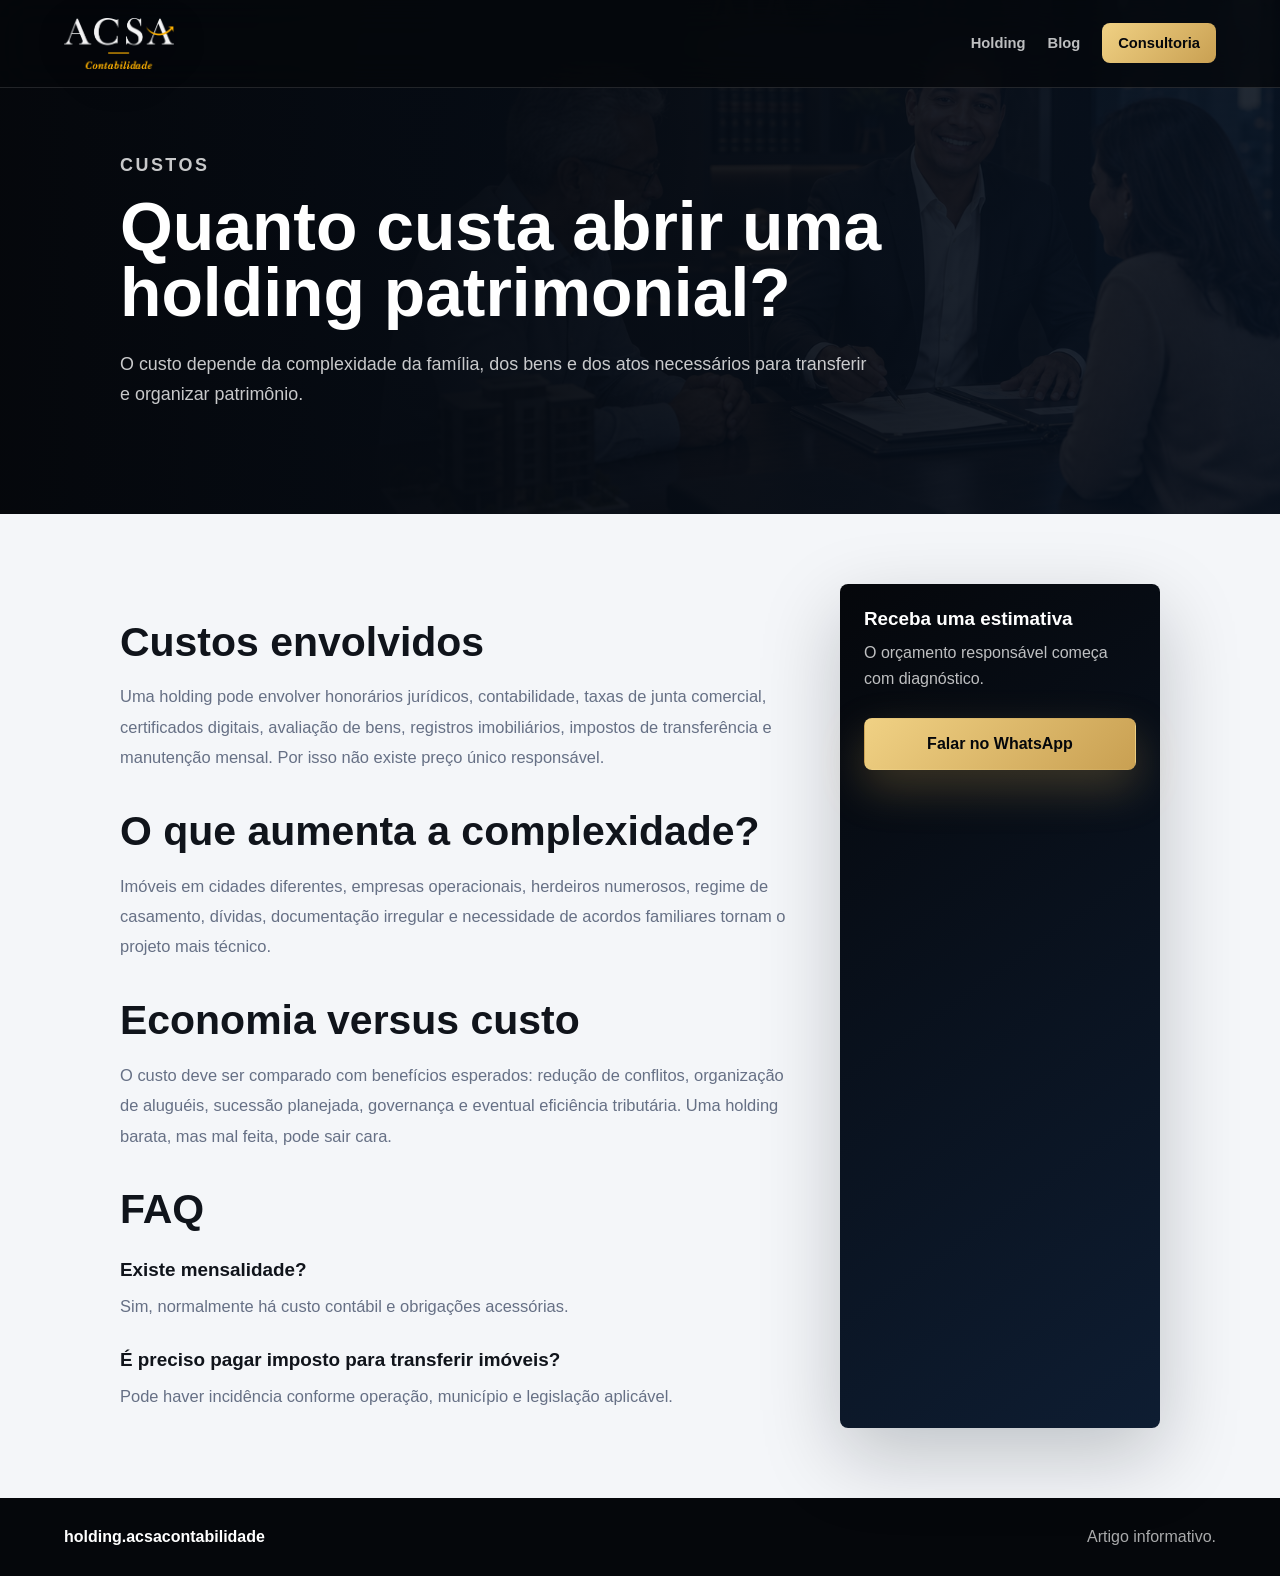
<file: blog/quanto-custa-abrir-holding/index.html>
<!DOCTYPE html><html lang="pt-BR"><head><meta charset="UTF-8"><meta name="viewport" content="width=device-width, initial-scale=1.0"><title>Quanto Custa Abrir uma Holding Patrimonial?</title><meta name="description" content="Entenda os custos para abrir holding patrimonial: honorários, registros, contabilidade, impostos e manutenção mensal."><link rel="canonical" href="https://holding.acsacontabilidade.com.br/blog/quanto-custa-abrir-holding/"><link rel="stylesheet" href="../../styles.css"><!-- Google tag (gtag.js) -->
<script async src="https://www.googletagmanager.com/gtag/js?id=AW-16813286700"></script>
<script>
  window.dataLayer = window.dataLayer || [];
  function gtag(){dataLayer.push(arguments);}
  gtag('js', new Date());

  gtag('config', 'AW-16813286700');
</script>
</head><body><header class="site-header"><a class="brand" href="../../"><img class="brand-logo" src="../../assets/acsa-logo.png" alt="ACSA Contabilidade" width="132" height="64"></a><nav class="site-nav"><a href="../../holding-patrimonial/">Holding</a><a href="../">Blog</a><a class="nav-cta whatsapp-link" href="#contato">Consultoria</a></nav></header><main><section class="page-hero"><div class="inner"><p class="eyebrow">Custos</p><h1>Quanto custa abrir uma holding patrimonial?</h1><p>O custo depende da complexidade da família, dos bens e dos atos necessários para transferir e organizar patrimônio.</p></div></section><section class="content-layout"><article class="rich-content"><h2>Custos envolvidos</h2><p>Uma holding pode envolver honorários jurídicos, contabilidade, taxas de junta comercial, certificados digitais, avaliação de bens, registros imobiliários, impostos de transferência e manutenção mensal. Por isso não existe preço único responsável.</p><h2>O que aumenta a complexidade?</h2><p>Imóveis em cidades diferentes, empresas operacionais, herdeiros numerosos, regime de casamento, dívidas, documentação irregular e necessidade de acordos familiares tornam o projeto mais técnico.</p><h2>Economia versus custo</h2><p>O custo deve ser comparado com benefícios esperados: redução de conflitos, organização de aluguéis, sucessão planejada, governança e eventual eficiência tributária. Uma holding barata, mas mal feita, pode sair cara.</p><h2>FAQ</h2><h3>Existe mensalidade?</h3><p>Sim, normalmente há custo contábil e obrigações acessórias.</p><h3>É preciso pagar imposto para transferir imóveis?</h3><p>Pode haver incidência conforme operação, município e legislação aplicável.</p></article><aside class="sidebar-card" id="contato"><h3>Receba uma estimativa</h3><p>O orçamento responsável começa com diagnóstico.</p><a class="button primary whatsapp-link" href="#">Falar no WhatsApp</a></aside></section></main><footer class="site-footer"><p>holding.acsacontabilidade</p><span>Artigo informativo.</span></footer><script src="../../script.js"></script></body></html>
</file>
<file: styles.css>
:root {
  --black: #05070b;
  --navy: #07111f;
  --navy-2: #0e1d32;
  --graphite: #1a1f29;
  --ink: #10141b;
  --muted: #667085;
  --line: #dde3ec;
  --paper: #f4f6f9;
  --white: #ffffff;
  --gold: #c9a052;
  --gold-2: #f0d184;
  --green: #1f8f5f;
  --shadow: 0 28px 80px rgba(5, 12, 24, 0.22);
}

* {
  box-sizing: border-box;
}

html {
  scroll-behavior: smooth;
}

body {
  margin: 0;
  overflow-x: hidden;
  color: var(--ink);
  background: var(--paper);
  font-family: Inter, Arial, Helvetica, sans-serif;
}

body.menu-open {
  overflow: hidden;
}

a {
  color: inherit;
  text-decoration: none;
}

img {
  display: block;
  width: 100%;
}

button,
input,
select,
textarea {
  font: inherit;
}

button,
a {
  -webkit-tap-highlight-color: transparent;
}

h1,
h2,
h3,
p {
  margin-top: 0;
  overflow-wrap: break-word;
}

.site-header {
  position: fixed;
  inset: 0 0 auto;
  z-index: 30;
  display: flex;
  align-items: center;
  justify-content: space-between;
  gap: 24px;
  padding: 18px clamp(18px, 5vw, 72px);
  color: var(--white);
  background: rgba(5, 7, 11, 0.78);
  border-bottom: 1px solid rgba(255, 255, 255, 0.12);
  backdrop-filter: blur(18px);
}

.brand {
  display: inline-flex;
  align-items: center;
  gap: 12px;
  min-width: 0;
}

.brand-logo {
  width: 110px;
  height: auto;
  max-height: 54px;
  object-fit: contain;
  filter: drop-shadow(0 8px 18px rgba(0, 0, 0, 0.28));
}

.brand-mark {
  display: grid;
  place-items: center;
  width: 44px;
  height: 44px;
  color: var(--black);
  background: linear-gradient(135deg, var(--gold-2), var(--gold));
  border-radius: 8px;
  font-weight: 900;
}

.brand strong,
.brand small {
  display: block;
  line-height: 1.08;
}

.brand small {
  margin-top: 4px;
  color: rgba(255, 255, 255, 0.68);
  font-size: 0.76rem;
}

.site-nav {
  display: flex;
  align-items: center;
  gap: 22px;
  color: rgba(255, 255, 255, 0.74);
  font-size: 0.92rem;
  font-weight: 800;
}

.site-nav a:hover,
.site-nav a:focus-visible {
  color: var(--white);
}

.nav-cta {
  padding: 12px 16px;
  color: var(--black) !important;
  background: linear-gradient(135deg, var(--gold-2), var(--gold));
  border-radius: 8px;
}

.nav-toggle {
  display: none;
  width: 44px;
  height: 44px;
  padding: 0;
  background: transparent;
  border: 1px solid rgba(255, 255, 255, 0.24);
  border-radius: 8px;
}

.nav-toggle span {
  display: block;
  width: 20px;
  height: 2px;
  margin: 5px auto;
  background: var(--white);
}

.hero {
  position: relative;
  min-height: 96vh;
  display: grid;
  align-items: center;
  overflow: hidden;
  color: var(--white);
  background: var(--black);
}

.hero-media,
.hero-shade {
  position: absolute;
  inset: 0;
}

.hero-media {
  background: url("assets/holding-hero.png") center right / cover no-repeat;
  transform: scale(1.02);
}

.hero-shade {
  background:
    linear-gradient(90deg, rgba(5, 7, 11, 0.98) 0%, rgba(7, 17, 31, 0.86) 36%, rgba(7, 17, 31, 0.1) 66%),
    linear-gradient(0deg, rgba(5, 7, 11, 0.58) 0%, transparent 46%);
}

.hero-content {
  position: relative;
  z-index: 1;
  width: min(1180px, calc(100% - 36px));
  margin: 0 auto;
  padding: 132px 0 72px;
}

.eyebrow {
  margin-bottom: 14px;
  color: var(--gold-2);
  font-size: 0.78rem;
  font-weight: 900;
  letter-spacing: 0.14em;
  text-transform: uppercase;
}

h1 {
  max-width: 800px;
  margin-bottom: 24px;
  font-size: clamp(2.7rem, 6.2vw, 6.2rem);
  line-height: 0.96;
  letter-spacing: 0;
}

h2 {
  margin-bottom: 18px;
  font-size: clamp(2rem, 4.4vw, 4.45rem);
  line-height: 1.02;
  letter-spacing: 0;
}

h3 {
  margin-bottom: 10px;
  font-size: 1.18rem;
}

.hero-copy {
  max-width: 680px;
  margin-bottom: 32px;
  color: rgba(255, 255, 255, 0.82);
  font-size: clamp(1.03rem, 1.8vw, 1.24rem);
  line-height: 1.7;
}

.hero-actions,
.trust-row,
.authority-grid,
.mini-metrics {
  display: flex;
  flex-wrap: wrap;
  gap: 12px;
}

.button {
  display: inline-flex;
  align-items: center;
  justify-content: center;
  min-height: 52px;
  padding: 0 20px;
  border: 1px solid transparent;
  border-radius: 8px;
  cursor: pointer;
  font-weight: 900;
}

.button.primary {
  color: var(--black);
  background: linear-gradient(135deg, var(--gold-2), var(--gold));
  box-shadow: 0 18px 44px rgba(201, 160, 82, 0.28);
}

.button.secondary {
  color: var(--white);
  border-color: rgba(255, 255, 255, 0.26);
  background: rgba(255, 255, 255, 0.08);
}

.button.large {
  width: 100%;
  min-height: 58px;
}

.trust-row {
  max-width: 930px;
  margin-top: 58px;
}

.trust-row span {
  padding: 13px 16px;
  color: rgba(255, 255, 255, 0.88);
  background: rgba(255, 255, 255, 0.08);
  border: 1px solid rgba(255, 255, 255, 0.16);
  border-radius: 8px;
  font-weight: 800;
}

.signal-bar {
  display: grid;
  grid-template-columns: repeat(3, minmax(0, 1fr));
  background: var(--white);
  border-bottom: 1px solid var(--line);
}

.signal-bar article {
  min-height: 150px;
  padding: 34px clamp(18px, 4vw, 56px);
  border-right: 1px solid var(--line);
}

.signal-bar strong {
  display: block;
  margin-bottom: 12px;
  color: var(--gold);
  font-size: 2.1rem;
  font-weight: 900;
}

.signal-bar p {
  max-width: 410px;
  margin-bottom: 0;
  color: var(--graphite);
  font-size: 1.05rem;
  font-weight: 800;
  line-height: 1.42;
}

.section {
  width: min(1180px, calc(100% - 36px));
  margin: 0 auto;
  padding: clamp(70px, 10vw, 124px) 0;
}

.split,
.visual-proof,
.final-cta {
  display: grid;
  grid-template-columns: 1.05fr 0.95fr;
  gap: clamp(28px, 6vw, 72px);
  align-items: center;
}

.section-copy p,
.proof-copy p,
.benefit-card p,
.process-line p,
.authority-grid p,
.faq-list p,
.article-grid p,
.final-cta p {
  color: var(--muted);
  line-height: 1.75;
}

.insight-panel {
  padding: clamp(30px, 5vw, 54px);
  color: var(--white);
  background:
    linear-gradient(145deg, rgba(7, 17, 31, 0.96), rgba(14, 29, 50, 0.96)),
    radial-gradient(circle at top right, rgba(201, 160, 82, 0.28), transparent 34%);
  border: 1px solid rgba(201, 160, 82, 0.28);
  border-radius: 8px;
  box-shadow: var(--shadow);
}

.panel-label {
  display: inline-flex;
  margin-bottom: 24px;
  padding: 9px 12px;
  color: var(--black);
  background: var(--gold);
  border-radius: 8px;
  font-size: 0.8rem;
  font-weight: 900;
  text-transform: uppercase;
}

.insight-panel h3 {
  font-size: clamp(1.5rem, 3vw, 2.5rem);
  line-height: 1.12;
}

.text-link {
  display: inline-flex;
  margin-top: 18px;
  color: var(--gold-2);
  font-weight: 900;
}

.section-heading {
  display: grid;
  grid-template-columns: 0.8fr 1.2fr;
  gap: 42px;
  align-items: end;
  margin-bottom: 38px;
}

.section-heading.compact {
  display: block;
  max-width: 760px;
}

.benefit-grid {
  display: grid;
  grid-template-columns: repeat(3, minmax(0, 1fr));
  gap: 18px;
}

.benefit-card,
.process-line article,
.authority-grid article,
.article-grid article {
  border: 1px solid var(--line);
  border-radius: 8px;
  background: var(--white);
  box-shadow: 0 12px 34px rgba(7, 17, 31, 0.06);
}

.benefit-card {
  min-height: 285px;
  padding: 28px;
}

.benefit-card span,
.process-line span {
  display: inline-grid;
  place-items: center;
  width: 48px;
  height: 48px;
  margin-bottom: 24px;
  color: var(--black);
  background: var(--gold);
  border-radius: 8px;
  font-weight: 900;
}

.benefit-card.featured {
  color: var(--white);
  background: var(--navy);
  border-color: var(--navy);
}

.benefit-card.featured p {
  color: rgba(255, 255, 255, 0.75);
}

.visual-proof {
  width: 100%;
  max-width: none;
  padding-inline: clamp(18px, 5vw, 72px);
  color: var(--white);
  background: var(--black);
}

.image-frame {
  overflow: hidden;
  border-radius: 8px;
  box-shadow: var(--shadow);
}

.image-frame img {
  aspect-ratio: 16 / 10;
  object-fit: cover;
}

.proof-copy {
  max-width: 620px;
}

.proof-copy h2 {
  color: var(--white);
}

.proof-copy p {
  color: rgba(255, 255, 255, 0.72);
}

.mini-metrics {
  margin-top: 28px;
}

.mini-metrics article {
  min-width: 180px;
  padding: 22px;
  border: 1px solid rgba(255, 255, 255, 0.14);
  border-radius: 8px;
  background: rgba(255, 255, 255, 0.06);
}

.mini-metrics strong {
  display: block;
  color: var(--gold-2);
  font-size: 2.2rem;
  font-weight: 900;
}

.mini-metrics span {
  color: rgba(255, 255, 255, 0.72);
}

.process-line {
  display: grid;
  grid-template-columns: repeat(5, minmax(0, 1fr));
  gap: 14px;
}

.process-line article {
  min-height: 280px;
  padding: 24px;
}

.authority {
  color: var(--white);
  width: 100%;
  max-width: none;
  padding-inline: clamp(18px, 5vw, 72px);
  background:
    linear-gradient(rgba(7, 17, 31, 0.92), rgba(7, 17, 31, 0.92)),
    url("assets/holding-hero.png") center / cover no-repeat fixed;
}

.authority > div {
  width: min(1180px, 100%);
  margin-inline: auto;
}

.authority h2 {
  max-width: 880px;
}

.authority-grid {
  margin-top: 30px;
}

.authority-grid article {
  flex: 1 1 260px;
  padding: 26px;
  color: var(--white);
  background: rgba(255, 255, 255, 0.08);
  border-color: rgba(255, 255, 255, 0.14);
}

.authority-grid p {
  color: rgba(255, 255, 255, 0.72);
}

.faq-list {
  display: grid;
  gap: 12px;
}

details {
  border: 1px solid var(--line);
  border-radius: 8px;
  background: var(--white);
}

summary {
  cursor: pointer;
  padding: 22px 24px;
  color: var(--graphite);
  font-weight: 900;
  list-style: none;
}

summary::-webkit-details-marker {
  display: none;
}

details p {
  margin: 0;
  padding: 0 24px 24px;
}

.article-grid {
  display: grid;
  grid-template-columns: repeat(3, minmax(0, 1fr));
  gap: 18px;
}

.article-grid article {
  min-height: 245px;
  padding: 28px;
}

.article-grid span {
  display: inline-flex;
  margin-bottom: 18px;
  padding: 8px 11px;
  color: var(--black);
  background: rgba(201, 160, 82, 0.24);
  border-radius: 8px;
  font-size: 0.78rem;
  font-weight: 900;
  text-transform: uppercase;
}

.final-cta {
  width: min(1180px, calc(100% - 36px));
  margin: 0 auto clamp(50px, 8vw, 90px);
  padding: clamp(32px, 6vw, 72px);
  color: var(--white);
  background: linear-gradient(135deg, var(--black), var(--navy-2));
  border-radius: 8px;
  box-shadow: var(--shadow);
}

.cta-copy p {
  color: rgba(255, 255, 255, 0.74);
}

.lead-form {
  display: grid;
  gap: 12px;
  padding: 24px;
  background: rgba(255, 255, 255, 0.08);
  border: 1px solid rgba(255, 255, 255, 0.14);
  border-radius: 8px;
}

.lead-form label {
  color: rgba(255, 255, 255, 0.74);
  font-size: 0.86rem;
  font-weight: 800;
}

.lead-form input,
.lead-form select,
.lead-form textarea {
  width: 100%;
  min-height: 48px;
  padding: 12px 14px;
  color: var(--white);
  background: rgba(255, 255, 255, 0.1);
  border: 1px solid rgba(255, 255, 255, 0.2);
  border-radius: 8px;
  outline: none;
}

.lead-form textarea {
  resize: vertical;
}

.lead-form input::placeholder,
.lead-form textarea::placeholder {
  color: rgba(255, 255, 255, 0.48);
}

.lead-form option {
  color: var(--ink);
  background: var(--white);
}

.floating-whatsapp {
  position: fixed;
  right: 18px;
  bottom: 18px;
  z-index: 25;
  display: grid;
  place-items: center;
  width: 58px;
  height: 58px;
  color: var(--white);
  background: var(--green);
  border-radius: 50%;
  box-shadow: 0 16px 42px rgba(31, 143, 95, 0.38);
  transition: transform 180ms ease, box-shadow 180ms ease;
}

.floating-whatsapp:hover,
.floating-whatsapp:focus-visible {
  transform: translateY(-2px);
  box-shadow: 0 20px 48px rgba(31, 143, 95, 0.48);
}

.floating-whatsapp svg {
  width: 34px;
  height: 34px;
  fill: currentColor;
}

.site-footer {
  display: flex;
  justify-content: space-between;
  gap: 18px;
  padding: 30px clamp(18px, 5vw, 72px);
  color: rgba(255, 255, 255, 0.66);
  background: var(--black);
}

.site-footer p {
  margin-bottom: 0;
  color: var(--white);
  font-weight: 900;
}

.page-hero {
  position: relative;
  padding: 150px 0 86px;
  color: var(--white);
  background:
    linear-gradient(90deg, rgba(5, 7, 11, 0.98), rgba(7, 17, 31, 0.88)),
    url("assets/holding-hero.png") center right / cover no-repeat;
}

.page-hero .inner,
.content-layout,
.blog-list {
  width: min(1040px, calc(100% - 36px));
  margin: 0 auto;
}

.page-hero h1 {
  max-width: 880px;
  font-size: clamp(2.35rem, 5.3vw, 5rem);
}

.page-hero p {
  max-width: 760px;
  color: rgba(255, 255, 255, 0.78);
  font-size: 1.12rem;
  line-height: 1.7;
}

.content-layout {
  display: grid;
  grid-template-columns: minmax(0, 1fr) 320px;
  gap: 42px;
  padding: 70px 0;
}

.rich-content {
  min-width: 0;
}

.rich-content h2 {
  margin-top: 38px;
  font-size: clamp(1.75rem, 3.2vw, 2.7rem);
}

.rich-content h3 {
  margin-top: 28px;
}

.rich-content p,
.rich-content li {
  color: var(--muted);
  font-size: 1.03rem;
  line-height: 1.85;
}

.rich-content ul {
  padding-left: 22px;
}

.sidebar-card {
  position: sticky;
  top: 104px;
  padding: 24px;
  color: var(--white);
  background: linear-gradient(145deg, var(--black), var(--navy-2));
  border-radius: 8px;
  box-shadow: var(--shadow);
}

.sidebar-card p {
  color: rgba(255, 255, 255, 0.74);
  line-height: 1.65;
}

.sidebar-card .button {
  width: 100%;
  margin-top: 10px;
}

.internal-links {
  display: grid;
  gap: 10px;
  margin-top: 18px;
}

.internal-links a {
  padding: 12px;
  color: rgba(255, 255, 255, 0.86);
  border: 1px solid rgba(255, 255, 255, 0.14);
  border-radius: 8px;
}

.blog-list {
  display: grid;
  grid-template-columns: repeat(2, minmax(0, 1fr));
  gap: 18px;
  padding: 70px 0;
}

.blog-list a {
  min-height: 220px;
  padding: 28px;
  background: var(--white);
  border: 1px solid var(--line);
  border-radius: 8px;
  box-shadow: 0 12px 34px rgba(7, 17, 31, 0.06);
}

.blog-list span {
  display: inline-flex;
  margin-bottom: 14px;
  color: var(--gold);
  font-size: 0.8rem;
  font-weight: 900;
  letter-spacing: 0.08em;
  text-transform: uppercase;
}

.blog-list p {
  color: var(--muted);
  line-height: 1.7;
}

[data-reveal] {
  opacity: 0;
  transform: translateY(22px);
  transition: opacity 0.7s ease, transform 0.7s ease;
}

[data-reveal].is-visible {
  opacity: 1;
  transform: translateY(0);
}

@media (max-width: 1100px) {
  .process-line,
  .benefit-grid,
  .article-grid {
    grid-template-columns: repeat(2, minmax(0, 1fr));
  }
}

@media (max-width: 900px) {
  .nav-toggle {
    display: block;
  }

  .site-nav {
    position: fixed;
    top: 80px;
    right: 18px;
    left: 18px;
    display: none;
    flex-direction: column;
    align-items: stretch;
    padding: 18px;
    background: rgba(5, 7, 11, 0.98);
    border: 1px solid rgba(255, 255, 255, 0.14);
    border-radius: 8px;
    box-shadow: var(--shadow);
  }

  .site-nav a {
    padding: 14px;
  }

  body.menu-open .site-nav {
    display: flex;
  }

  .hero-media {
    background-position: 62% center;
  }

  .hero-shade {
    background:
      linear-gradient(90deg, rgba(5, 7, 11, 0.98), rgba(7, 17, 31, 0.84)),
      linear-gradient(0deg, rgba(5, 7, 11, 0.78), transparent 42%);
  }

  .signal-bar,
  .split,
  .visual-proof,
  .final-cta,
  .section-heading {
    grid-template-columns: 1fr;
  }

  .signal-bar article {
    border-right: 0;
    border-bottom: 1px solid var(--line);
  }

  .visual-proof {
    padding-block: 70px;
  }
}

@media (max-width: 640px) {
  .site-header {
    padding: 14px 16px;
  }

  .brand strong {
    font-size: 0.95rem;
  }

  .brand small {
    max-width: 160px;
    white-space: nowrap;
    overflow: hidden;
    text-overflow: ellipsis;
  }

  .brand-logo {
    width: 90px;
    max-height: 46px;
  }

  .brand-mark {
    width: 40px;
    height: 40px;
  }

  .hero {
    min-height: auto;
  }

  .hero-content,
  .section,
  .final-cta {
    width: min(100% - 28px, 1180px);
  }

  .hero-content {
    padding-top: 118px;
    padding-bottom: 46px;
  }

  h1 {
    max-width: 11ch;
    font-size: clamp(1.95rem, 9vw, 2.35rem);
    line-height: 1;
  }

  h2 {
    font-size: clamp(1.9rem, 10vw, 2.8rem);
  }

  .hero-copy {
    max-width: 34ch;
    font-size: 1rem;
  }

  .button {
    width: 100%;
  }

  .trust-row {
    margin-top: 34px;
  }

  .trust-row span,
  .benefit-card,
  .process-line article,
  .authority-grid article,
  .article-grid article,
  .lead-form {
    padding: 22px;
  }

  .benefit-grid,
  .process-line,
  .article-grid {
    grid-template-columns: 1fr;
  }

  .benefit-card,
  .process-line article,
  .article-grid article {
    min-height: auto;
  }

  .site-footer {
    display: block;
  }

  .site-footer span {
    display: block;
    margin-top: 10px;
  }

  .content-layout,
  .blog-list {
    grid-template-columns: 1fr;
  }

  .sidebar-card {
    position: static;
  }
}
</file>
